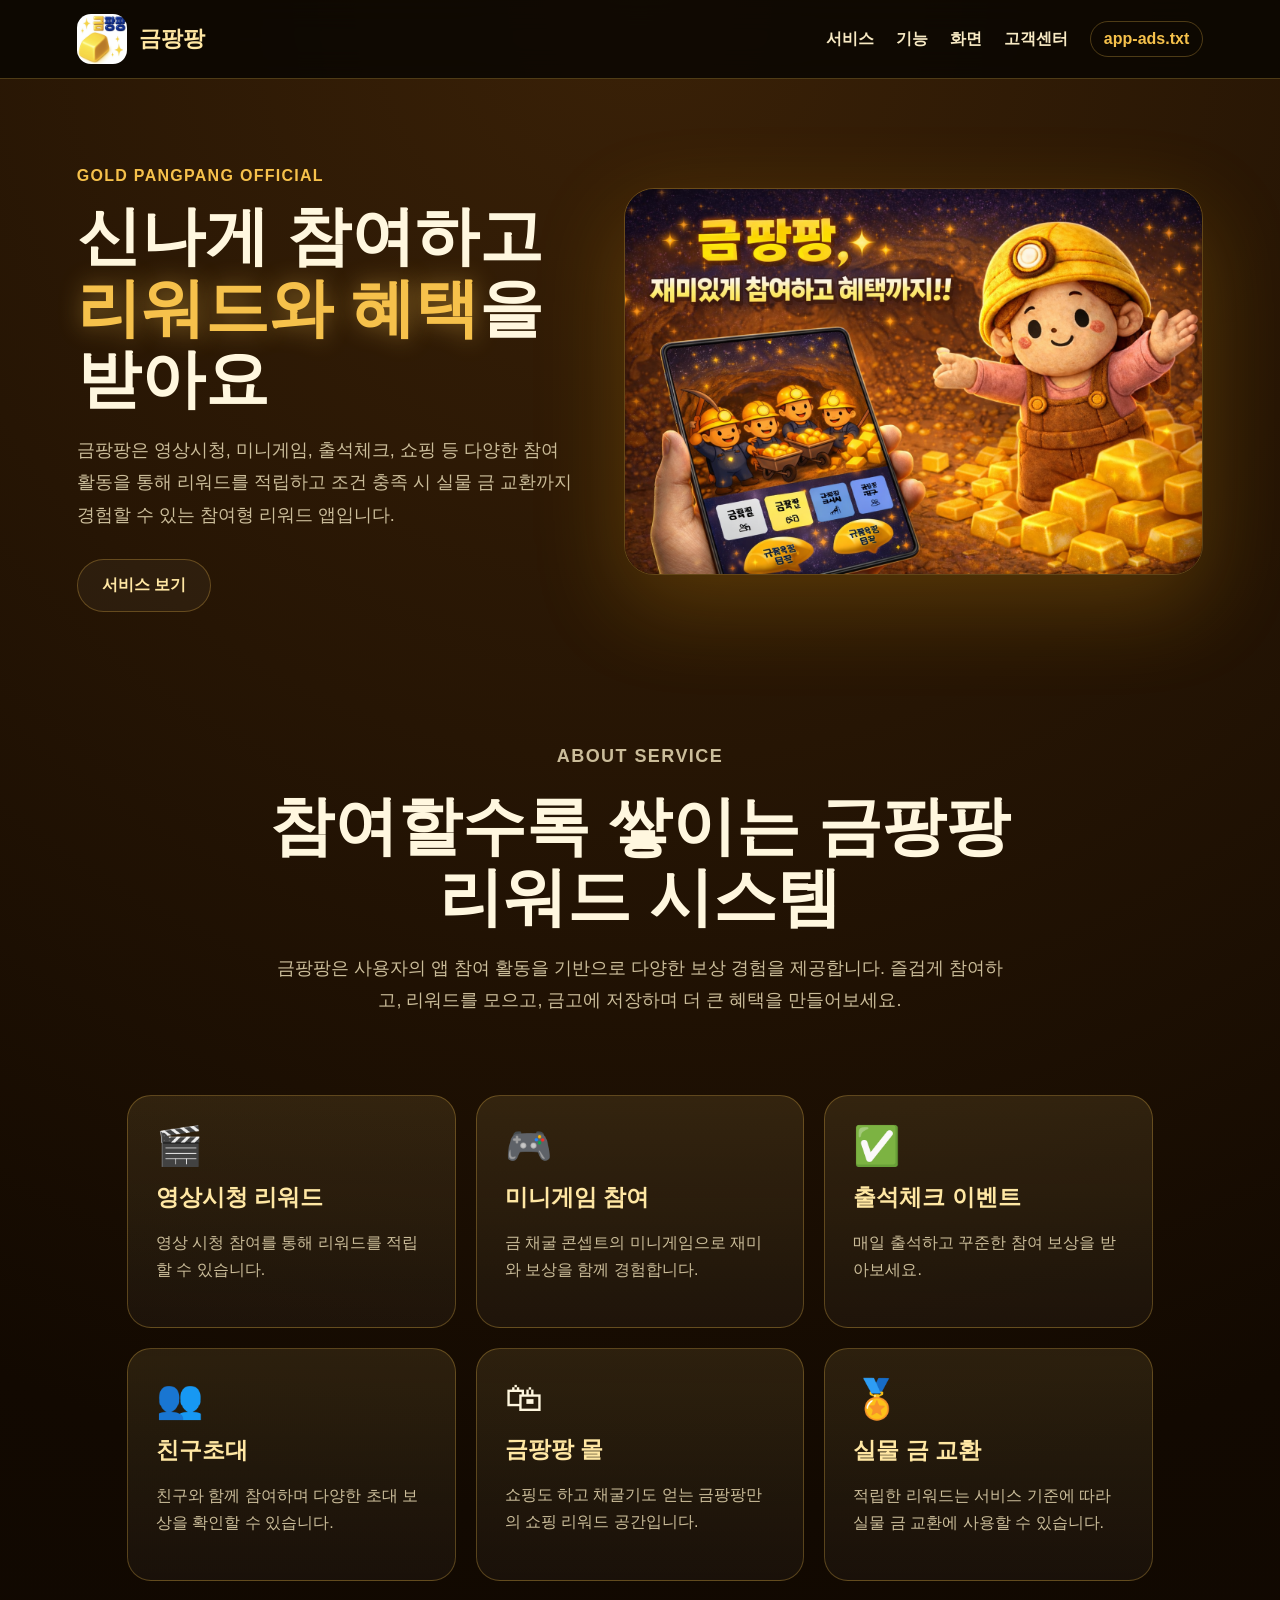
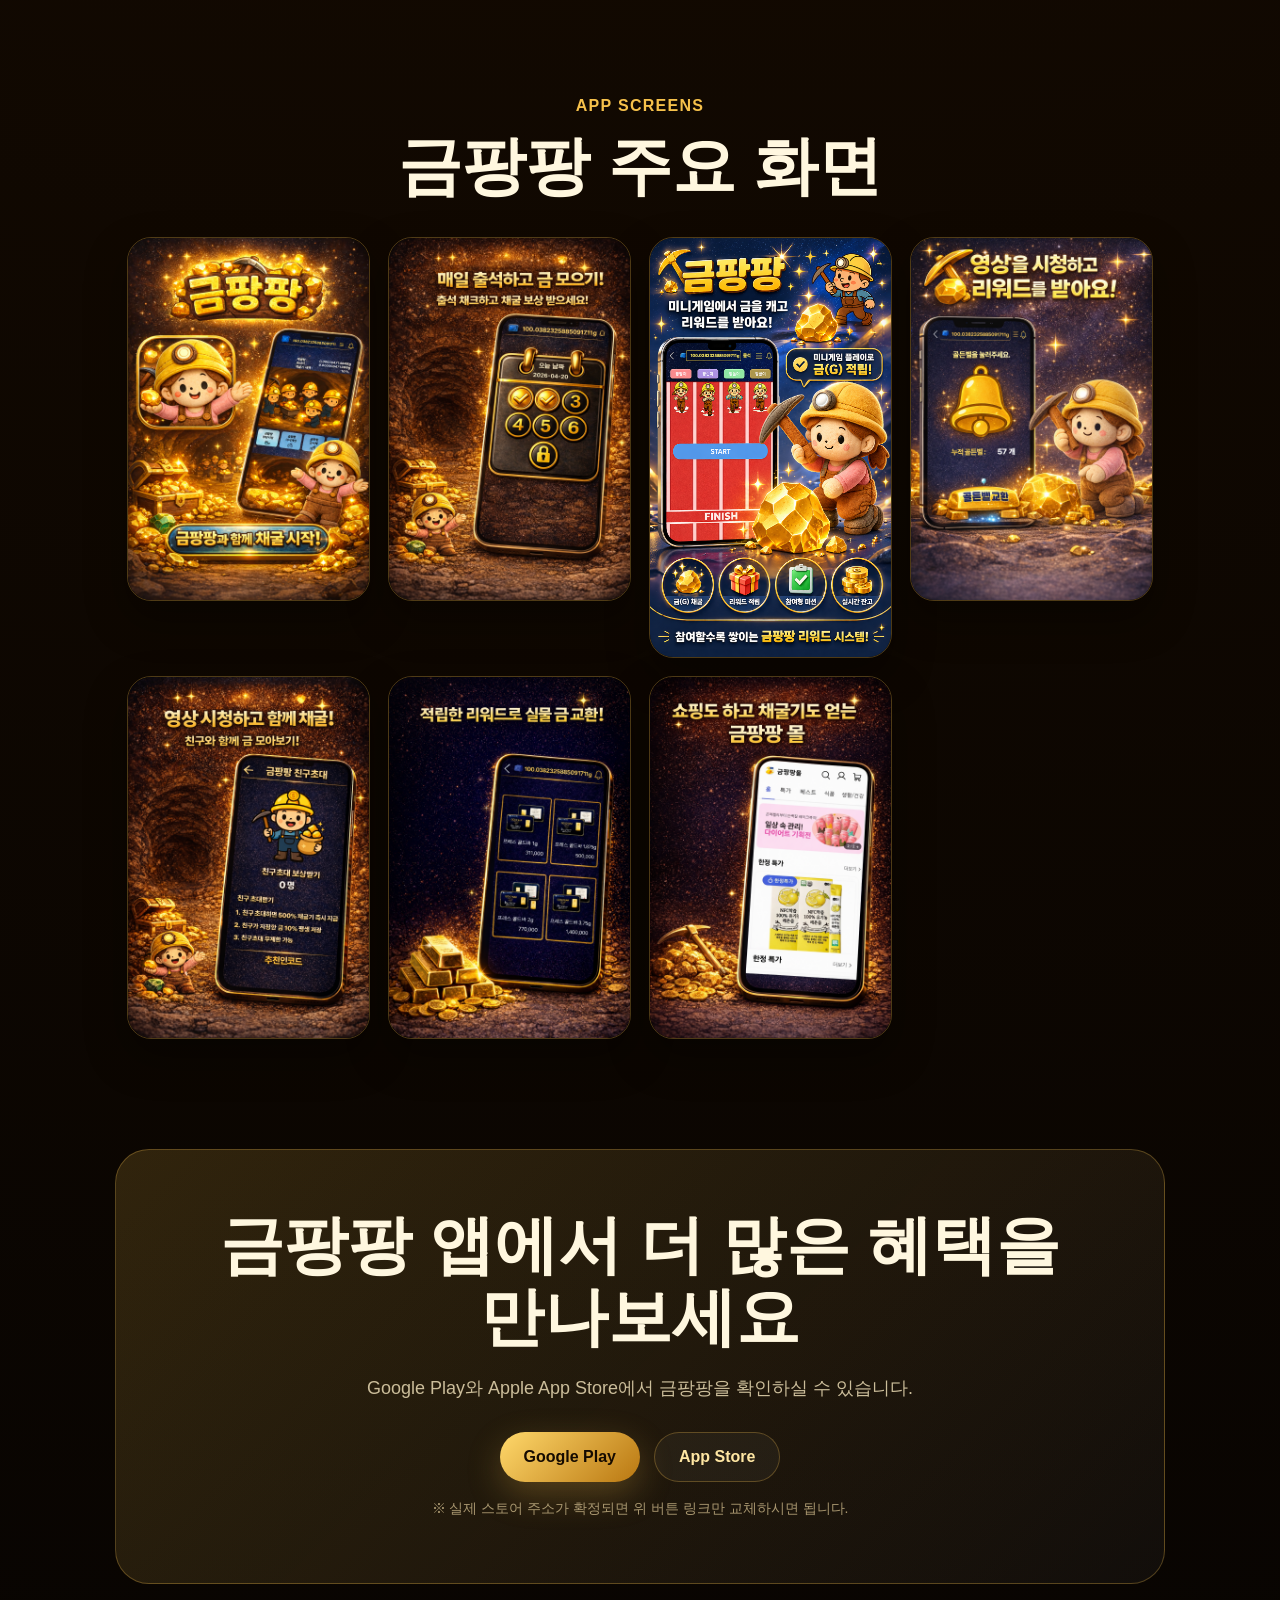
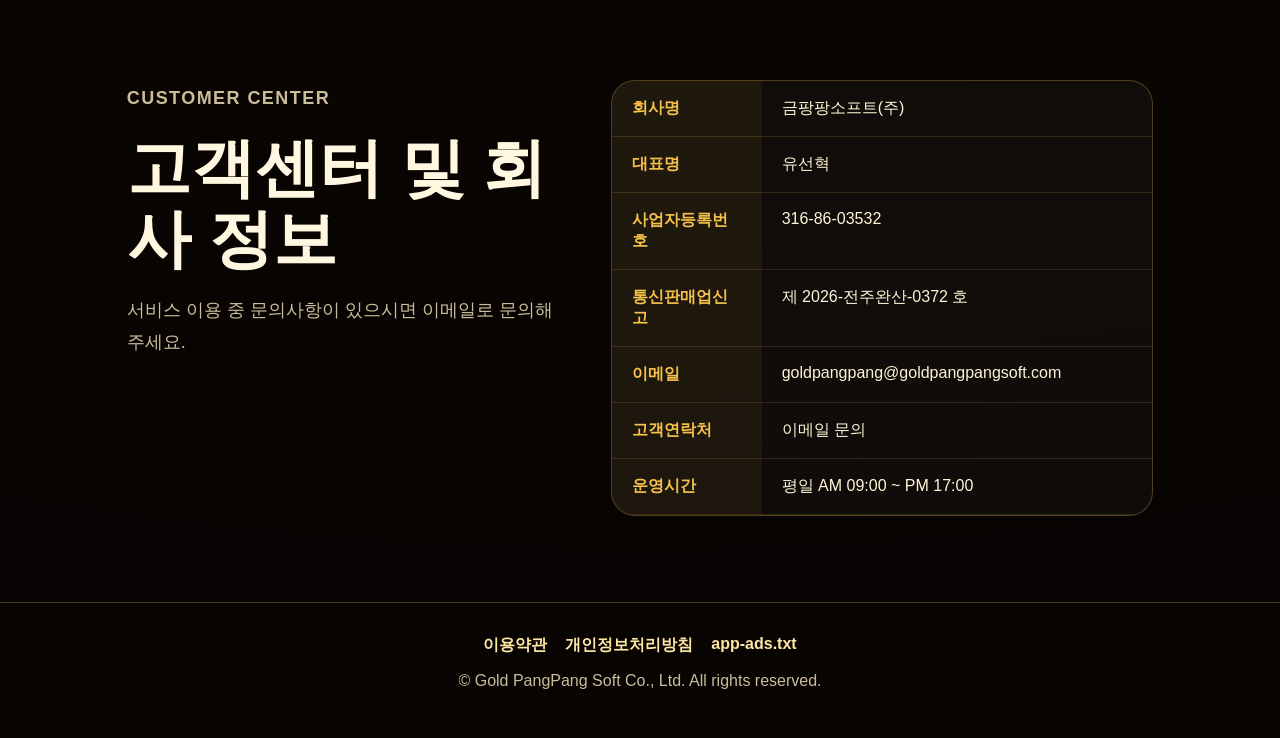
<file: index.html>
<!doctype html>
<html lang="ko">
<head>
  <meta charset="utf-8" />
  <meta name="viewport" content="width=device-width, initial-scale=1" />
  <title>금팡팡 공식 홈페이지 | 참여형 리워드 앱</title>
  <meta name="description" content="금팡팡은 영상시청, 미니게임, 출석체크, 쇼핑 등 다양한 참여 활동으로 리워드를 적립하고 실물 금 교환까지 경험할 수 있는 참여형 리워드 앱입니다." />
  <meta name="keywords" content="금팡팡, 금팡팡소프트, 리워드 앱, 금 리워드, 미니게임, 출석체크, 쇼핑 리워드" />
  <meta property="og:title" content="금팡팡 공식 홈페이지" />
  <meta property="og:description" content="재미있게 참여하고 혜택까지 받는 참여형 리워드 앱" />
  <meta property="og:image" content="images/main-banner.png" />
  <link rel="icon" href="images/logo.png" />
  <link rel="stylesheet" href="style.css?v=2">
</head>
<body>
  <header class="site-header">
    <a class="brand" href="#top" aria-label="금팡팡 홈"><img src="images/logo.png" alt="금팡팡 로고"><span>금팡팡</span></a>
    <nav>
      <a href="#service">서비스</a><a href="#features">기능</a><a href="#screens">화면</a><a href="#contact">고객센터</a>
      <a class="nav-pill" href="app-ads.txt">app-ads.txt</a>
    </nav>
  </header>

  <main id="top">
    <section class="hero">
      <div class="hero-text">
        <p class="eyebrow">Gold PangPang Official</p>
        <h1>신나게 참여하고<br><strong>리워드와 혜택</strong>을 받아요</h1>
        <p class="lead">금팡팡은 영상시청, 미니게임, 출석체크, 쇼핑 등 다양한 참여 활동을 통해 리워드를 적립하고 조건 충족 시 실물 금 교환까지 경험할 수 있는 참여형 리워드 앱입니다.</p>
        <div class="cta-row">
          <a class="btn secondary" href="#service">서비스 보기</a>
        </div>
      </div>
      <div class="hero-card"><img src="images/main-banner.png" alt="금팡팡 메인 배너 이미지"></div>
    </section>

    <section id="service" class="section intro">
      <p class="eyebrow">About Service</p>
      <h2>참여할수록 쌓이는 금팡팡 리워드 시스템</h2>
      <p>금팡팡은 사용자의 앱 참여 활동을 기반으로 다양한 보상 경험을 제공합니다. 즐겁게 참여하고, 리워드를 모으고, 금고에 저장하며 더 큰 혜택을 만들어보세요.</p>
    </section>

    <section id="features" class="feature-grid">
      <article><span>🎬</span><h3>영상시청 리워드</h3><p>영상 시청 참여를 통해 리워드를 적립할 수 있습니다.</p></article>
      <article><span>🎮</span><h3>미니게임 참여</h3><p>금 채굴 콘셉트의 미니게임으로 재미와 보상을 함께 경험합니다.</p></article>
      <article><span>✅</span><h3>출석체크 이벤트</h3><p>매일 출석하고 꾸준한 참여 보상을 받아보세요.</p></article>
      <article><span>👥</span><h3>친구초대</h3><p>친구와 함께 참여하며 다양한 초대 보상을 확인할 수 있습니다.</p></article>
      <article><span>🛍</span><h3>금팡팡 몰</h3><p>쇼핑도 하고 채굴기도 얻는 금팡팡만의 쇼핑 리워드 공간입니다.</p></article>
      <article><span>🏅</span><h3>실물 금 교환</h3><p>적립한 리워드는 서비스 기준에 따라 실물 금 교환에 사용할 수 있습니다.</p></article>
    </section>

    <section id="screens" class="section">
      <p class="eyebrow">App Screens</p>
      <h2>금팡팡 주요 화면</h2>
      <div class="screens">
        <img src="images/screen-main.png" alt="금팡팡 메인 화면">
        <img src="images/screen-attendance.png" alt="금팡팡 출석체크 화면">
        <img src="images/screen-game.png" alt="금팡팡 미니게임 화면">
        <img src="images/screen-video.png" alt="금팡팡 영상시청 화면">
        <img src="images/screen-invite.png" alt="금팡팡 친구초대 화면">
        <img src="images/screen-gold.png" alt="금팡팡 실물 금 교환 화면">
        <img src="images/screen-mall.png" alt="금팡팡 몰 화면">
      </div>
    </section>

    <section id="download" class="download-box">
      <h2>금팡팡 앱에서 더 많은 혜택을 만나보세요</h2>
      <p>Google Play와 Apple App Store에서 금팡팡을 확인하실 수 있습니다.</p>
      <div class="cta-row center">
        <a class="btn primary" href="https://goldpangpangsoft.com/goldpangpang.html?code=f02aff892021">Google Play</a>
        <a class="btn secondary" href="https://goldpangpangsoft.com/goldpangpang.html?code=f02aff892021">App Store</a>
      </div>
      <p class="small">※ 실제 스토어 주소가 확정되면 위 버튼 링크만 교체하시면 됩니다.</p>
    </section>

    <section id="contact" class="company">
      <div>
        <p class="eyebrow">Customer Center</p>
        <h2>고객센터 및 회사 정보</h2>
        <p>서비스 이용 중 문의사항이 있으시면 이메일로 문의해 주세요.</p>
      </div>
      <dl>
        <dt>회사명</dt><dd>금팡팡소프트(주)</dd>
        <dt>대표명</dt><dd>유선혁</dd>
        <dt>사업자등록번호</dt><dd>316-86-03532</dd>
        <dt>통신판매업신고</dt><dd>제  2026-전주완산-0372 호</dd>
        <dt>이메일</dt><dd><a href="mailto:goldpangpang@goldpangpangsoft.com">goldpangpang@goldpangpangsoft.com</a></dd>
        <dt>고객연락처</dt><dd>이메일 문의</dd>
        <dt>운영시간</dt><dd>평일 AM 09:00 ~ PM 17:00</dd>
      </dl>
    </section>
  </main>

  <footer>
    <div class="footer-links"><a href="terms_full_fixed.html">이용약관</a><a href="privacy_full_fixed.html">개인정보처리방침</a><a href="app-ads.txt">app-ads.txt</a></div>
    <p>© Gold PangPang Soft Co., Ltd. All rights reserved.</p>
  </footer>
</body>
</html>
</file>
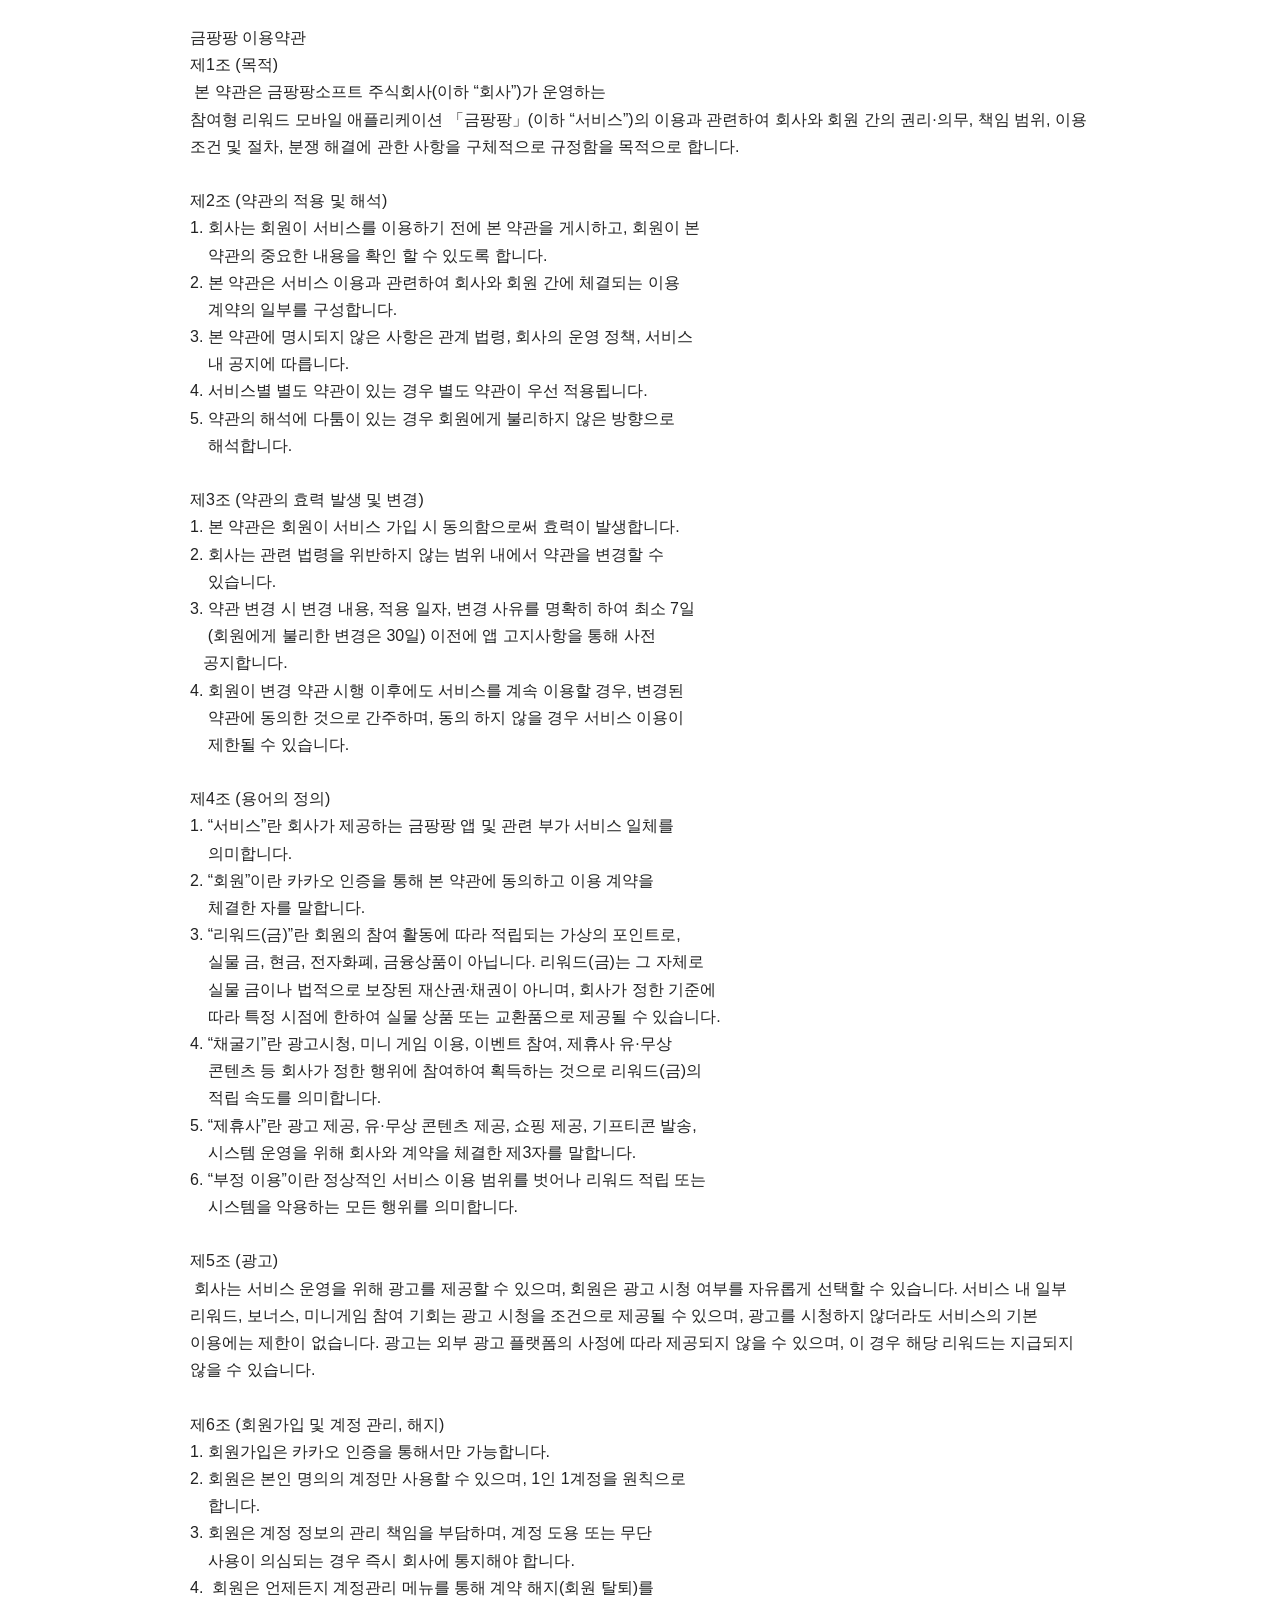
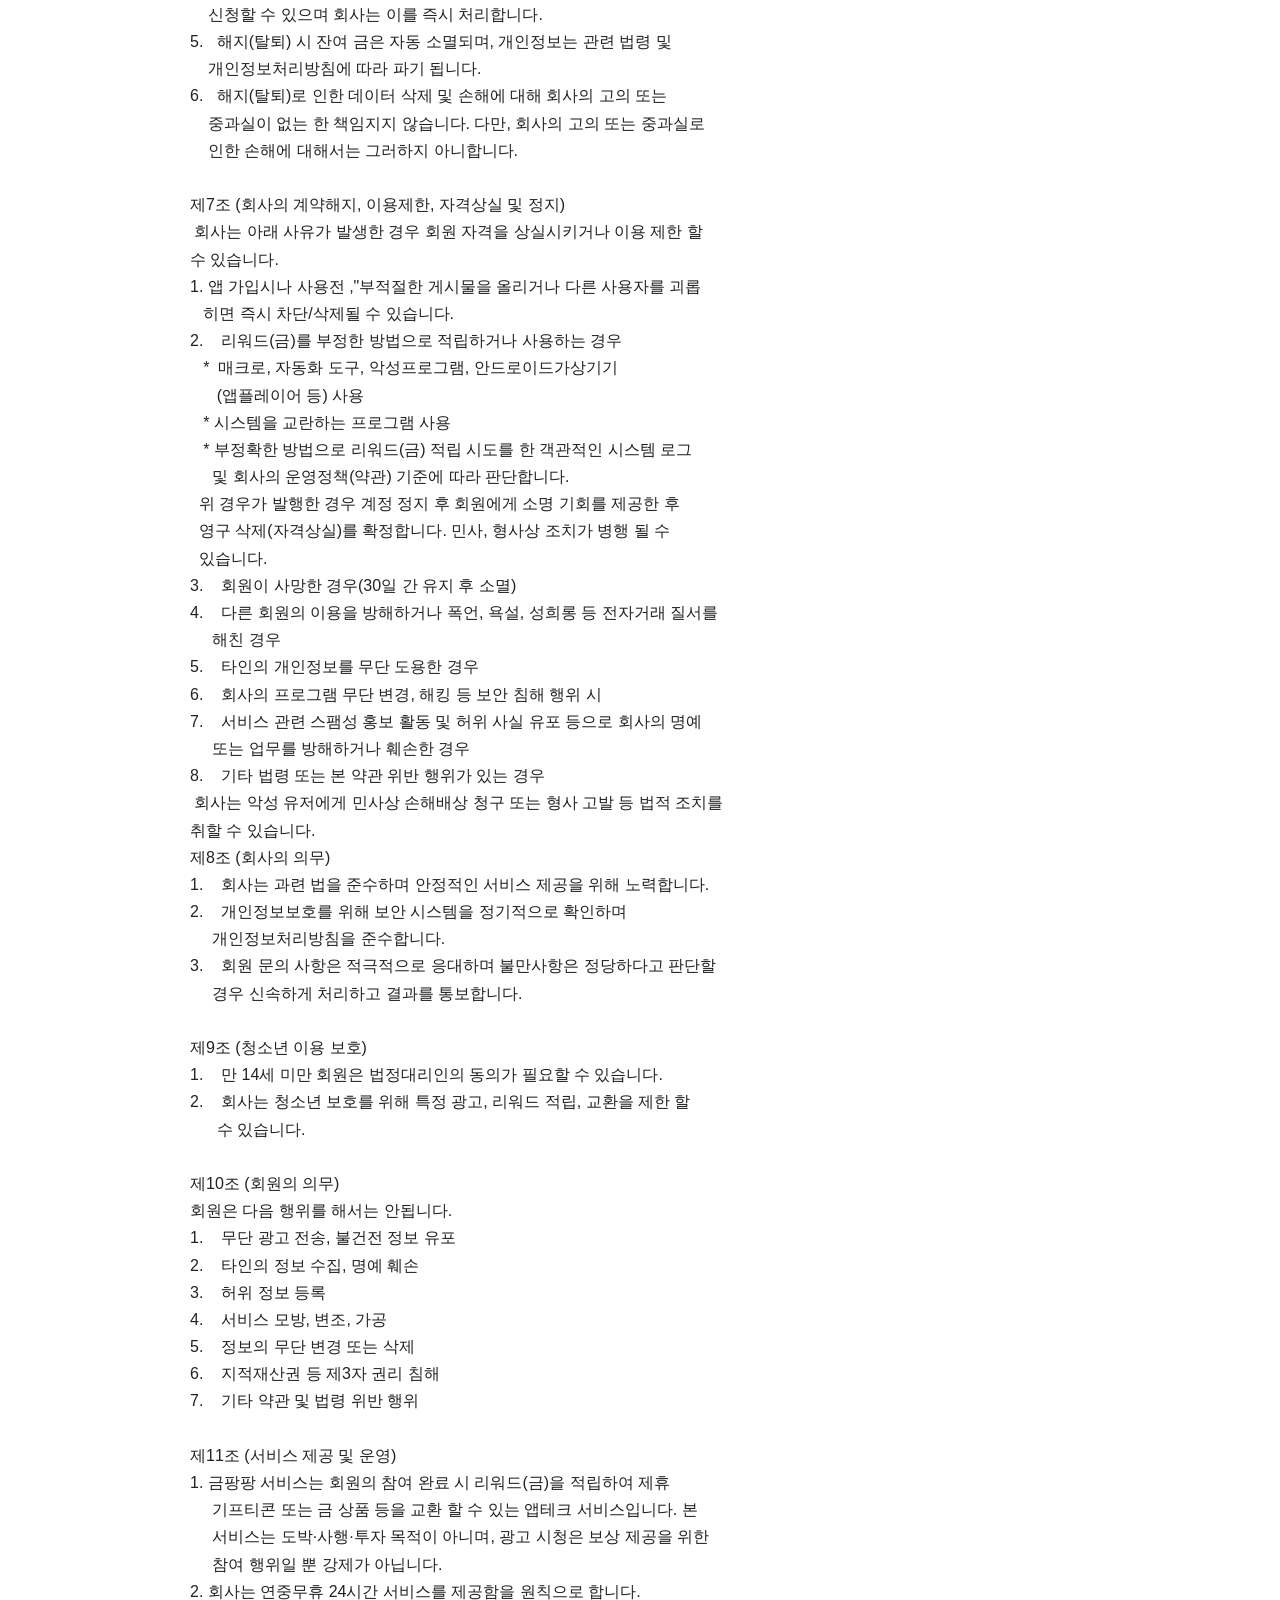
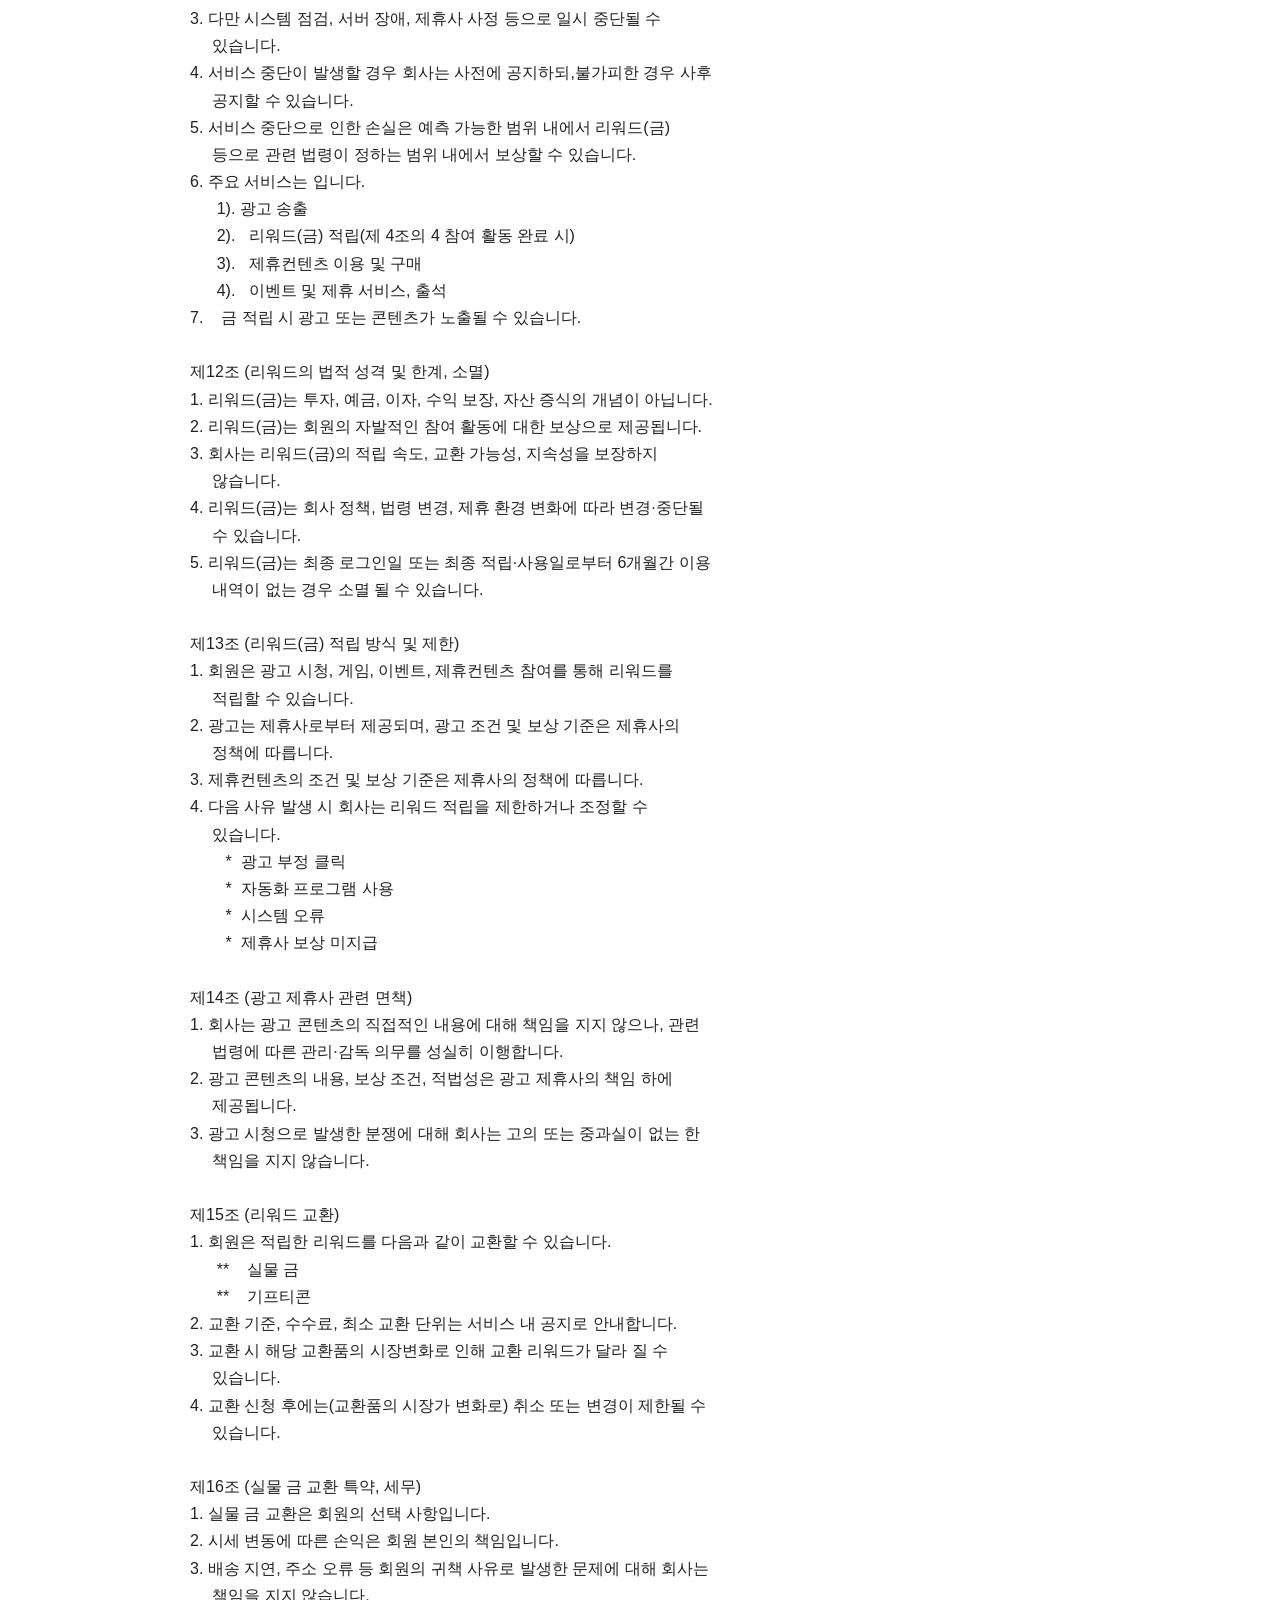
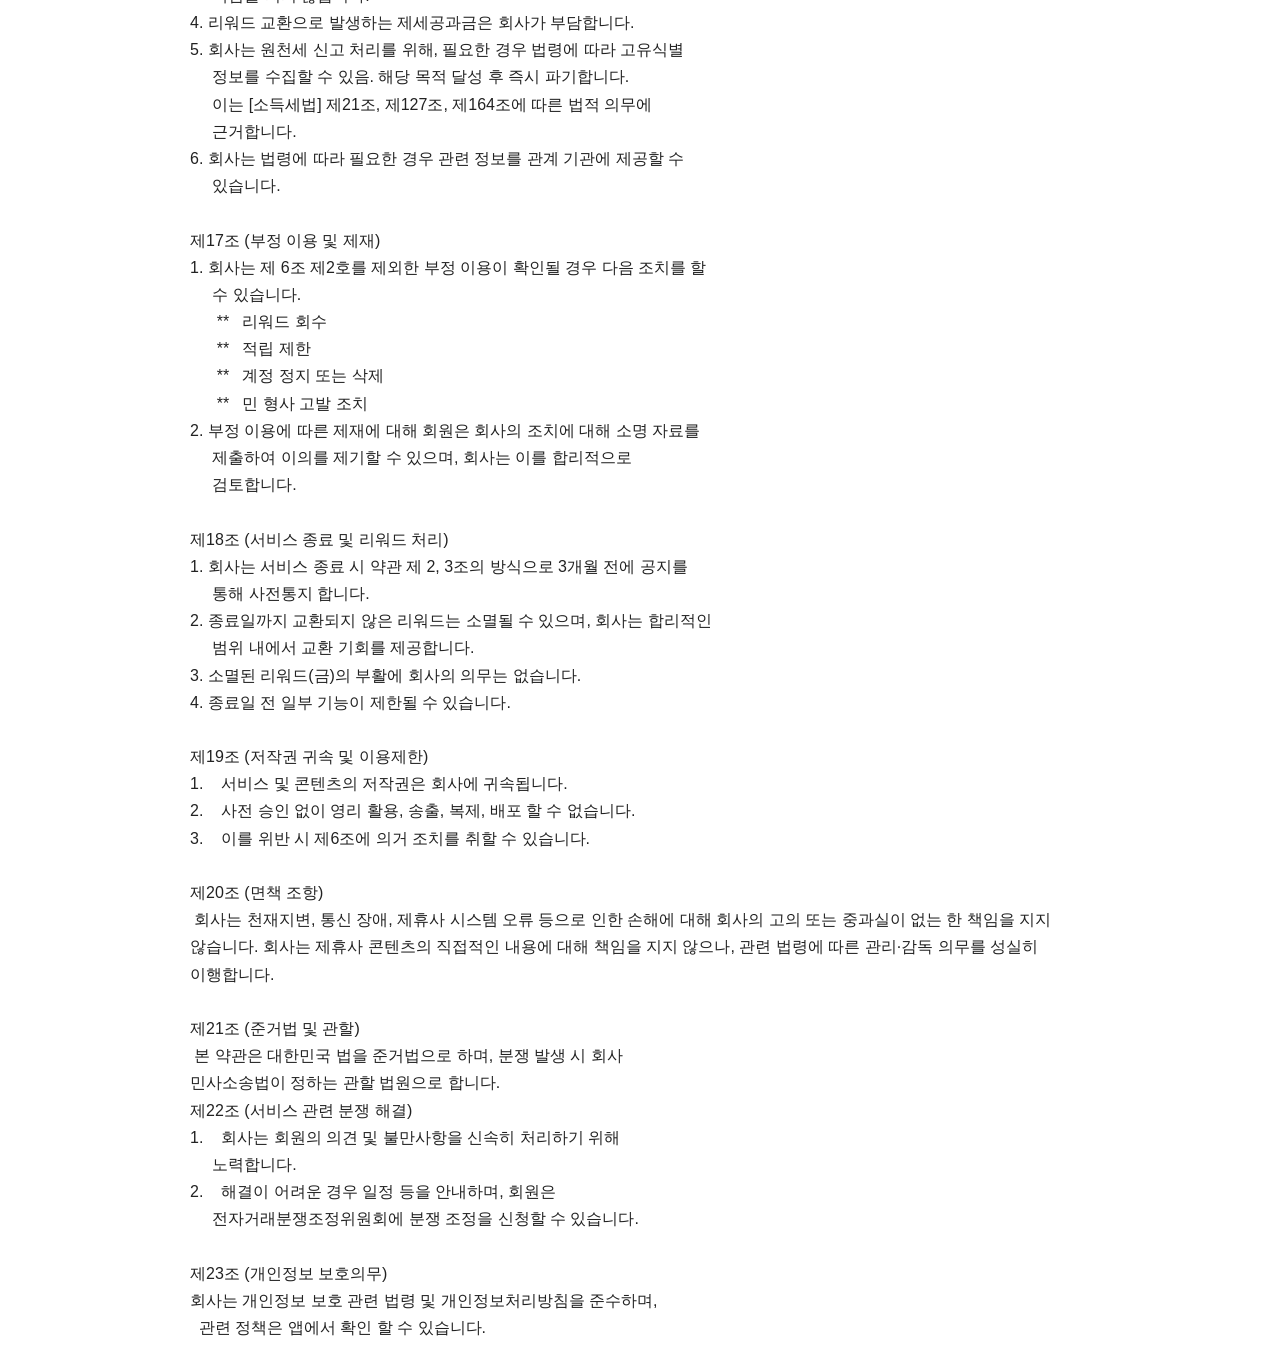
<file: Policy1.html>
<!DOCTYPE html>
<html lang="ko">
<head>
  <meta charset="UTF-8">
  <meta name="viewport" content="width=device-width, initial-scale=1.0">
  <title>금팡팡 이용약관</title>
  <style>
    body {
      margin: 0;
      padding: 24px;
      font-family: -apple-system, BlinkMacSystemFont, "Apple SD Gothic Neo", "Noto Sans KR", "Malgun Gothic", Arial, sans-serif;
      line-height: 1.7;
      color: #222;
      background: #fff;
    }
    .terms-container {
      max-width: 900px;
      margin: 0 auto;
      white-space: pre-wrap;
      word-break: keep-all;
      overflow-wrap: break-word;
      font-size: 16px;
    }
  </style>
</head>
<body>
  <main class="terms-container">금팡팡 이용약관
제1조 (목적)
 본 약관은 금팡팡소프트 주식회사(이하 “회사”)가 운영하는
참여형 리워드 모바일 애플리케이션 「금팡팡」(이하 “서비스”)의 이용과 관련하여 회사와 회원 간의 권리·의무, 책임 범위, 이용 조건 및 절차, 분쟁 해결에 관한 사항을 구체적으로 규정함을 목적으로 합니다.

제2조 (약관의 적용 및 해석)
1. 회사는 회원이 서비스를 이용하기 전에 본 약관을 게시하고, 회원이 본
    약관의 중요한 내용을 확인 할 수 있도록 합니다.
2. 본 약관은 서비스 이용과 관련하여 회사와 회원 간에 체결되는 이용
    계약의 일부를 구성합니다.
3. 본 약관에 명시되지 않은 사항은 관계 법령, 회사의 운영 정책, 서비스
    내 공지에 따릅니다.
4. 서비스별 별도 약관이 있는 경우 별도 약관이 우선 적용됩니다.
5. 약관의 해석에 다툼이 있는 경우 회원에게 불리하지 않은 방향으로
    해석합니다.
 
제3조 (약관의 효력 발생 및 변경)
1. 본 약관은 회원이 서비스 가입 시 동의함으로써 효력이 발생합니다.
2. 회사는 관련 법령을 위반하지 않는 범위 내에서 약관을 변경할 수
    있습니다.
3. 약관 변경 시 변경 내용, 적용 일자, 변경 사유를 명확히 하여 최소 7일
    (회원에게 불리한 변경은 30일) 이전에 앱 고지사항을 통해 사전
   공지합니다.
4. 회원이 변경 약관 시행 이후에도 서비스를 계속 이용할 경우, 변경된
    약관에 동의한 것으로 간주하며, 동의 하지 않을 경우 서비스 이용이
    제한될 수 있습니다.
 
제4조 (용어의 정의)
1. “서비스”란 회사가 제공하는 금팡팡 앱 및 관련 부가 서비스 일체를
    의미합니다.
2. “회원”이란 카카오 인증을 통해 본 약관에 동의하고 이용 계약을
    체결한 자를 말합니다.
3. “리워드(금)”란 회원의 참여 활동에 따라 적립되는 가상의 포인트로, 
    실물 금, 현금, 전자화폐, 금융상품이 아닙니다. 리워드(금)는 그 자체로
    실물 금이나 법적으로 보장된 재산권·채권이 아니며, 회사가 정한 기준에
    따라 특정 시점에 한하여 실물 상품 또는 교환품으로 제공될 수 있습니다.
4. “채굴기”란 광고시청, 미니 게임 이용, 이벤트 참여, 제휴사 유·무상
    콘텐츠 등 회사가 정한 행위에 참여하여 획득하는 것으로 리워드(금)의
    적립 속도를 의미합니다.
5. “제휴사”란 광고 제공, 유·무상 콘텐츠 제공, 쇼핑 제공, 기프티콘 발송,
    시스템 운영을 위해 회사와 계약을 체결한 제3자를 말합니다.
6. “부정 이용”이란 정상적인 서비스 이용 범위를 벗어나 리워드 적립 또는
    시스템을 악용하는 모든 행위를 의미합니다.
 
제5조 (광고)
 회사는 서비스 운영을 위해 광고를 제공할 수 있으며, 회원은 광고 시청 여부를 자유롭게 선택할 수 있습니다. 서비스 내 일부 리워드, 보너스, 미니게임 참여 기회는 광고 시청을 조건으로 제공될 수 있으며, 광고를 시청하지 않더라도 서비스의 기본 이용에는 제한이 없습니다. 광고는 외부 광고 플랫폼의 사정에 따라 제공되지 않을 수 있으며, 이 경우 해당 리워드는 지급되지 않을 수 있습니다.
 
제6조 (회원가입 및 계정 관리, 해지)
1. 회원가입은 카카오 인증을 통해서만 가능합니다.
2. 회원은 본인 명의의 계정만 사용할 수 있으며, 1인 1계정을 원칙으로
    합니다.
3. 회원은 계정 정보의 관리 책임을 부담하며, 계정 도용 또는 무단
    사용이 의심되는 경우 즉시 회사에 통지해야 합니다.
4.  회원은 언제든지 계정관리 메뉴를 통해 계약 해지(회원 탈퇴)를
    신청할 수 있으며 회사는 이를 즉시 처리합니다.
5.   해지(탈퇴) 시 잔여 금은 자동 소멸되며, 개인정보는 관련 법령 및
    개인정보처리방침에 따라 파기 됩니다.
6.   해지(탈퇴)로 인한 데이터 삭제 및 손해에 대해 회사의 고의 또는
    중과실이 없는 한 책임지지 않습니다. 다만, 회사의 고의 또는 중과실로
    인한 손해에 대해서는 그러하지 아니합니다.
 
제7조 (회사의 계약해지, 이용제한, 자격상실 및 정지)
 회사는 아래 사유가 발생한 경우 회원 자격을 상실시키거나 이용 제한 할
수 있습니다.
1. ﻿앱 가입시나 사용전 ,"부적절한 게시물을 올리거나 다른 사용자를 괴롭
   히면 즉시 차단/삭제될 수 있습니다.
2.    리워드(금)를 부정한 방법으로 적립하거나 사용하는 경우
   *  매크로, 자동화 도구, 악성프로그램, 안드로이드가상기기
      (앱플레이어 등) 사용
   * 시스템을 교란하는 프로그램 사용
   * 부정확한 방법으로 리워드(금) 적립 시도를 한 객관적인 시스템 로그
     및 회사의 운영정책(약관) 기준에 따라 판단합니다.
  위 경우가 발행한 경우 계정 정지 후 회원에게 소명 기회를 제공한 후
  영구 삭제(자격상실)를 확정합니다. 민사, 형사상 조치가 병행 될 수
  있습니다.
3.    회원이 사망한 경우(30일 간 유지 후 소멸)
4.    다른 회원의 이용을 방해하거나 폭언, 욕설, 성희롱 등 전자거래 질서를
     해친 경우
5.    타인의 개인정보를 무단 도용한 경우
6.    회사의 프로그램 무단 변경, 해킹 등 보안 침해 행위 시
7.    서비스 관련 스팸성 홍보 활동 및 허위 사실 유포 등으로 회사의 명예
     또는 업무를 방해하거나 훼손한 경우
8.    기타 법령 또는 본 약관 위반 행위가 있는 경우
 회사는 악성 유저에게 민사상 손해배상 청구 또는 형사 고발 등 법적 조치를
취할 수 있습니다.
제8조 (회사의 의무)
1.    회사는 과련 법을 준수하며 안정적인 서비스 제공을 위해 노력합니다.
2.    개인정보보호를 위해 보안 시스템을 정기적으로 확인하며
     개인정보처리방침을 준수합니다.
3.    회원 문의 사항은 적극적으로 응대하며 불만사항은 정당하다고 판단할
     경우 신속하게 처리하고 결과를 통보합니다.
 
제9조 (청소년 이용 보호)
1.    만 14세 미만 회원은 법정대리인의 동의가 필요할 수 있습니다.
2.    회사는 청소년 보호를 위해 특정 광고, 리워드 적립, 교환을 제한 할
      수 있습니다.
 
제10조 (회원의 의무)
회원은 다음 행위를 해서는 안됩니다.
1.    무단 광고 전송, 불건전 정보 유포
2.    타인의 정보 수집, 명예 훼손
3.    허위 정보 등록
4.    서비스 모방, 변조, 가공
5.    정보의 무단 변경 또는 삭제
6.    지적재산권 등 제3자 권리 침해
7.    기타 약관 및 법령 위반 행위
 
제11조 (서비스 제공 및 운영)
1. 금팡팡 서비스는 회원의 참여 완료 시 리워드(금)을 적립하여 제휴
     기프티콘 또는 금 상품 등을 교환 할 수 있는 앱테크 서비스입니다. 본
     서비스는 도박·사행·투자 목적이 아니며, 광고 시청은 보상 제공을 위한
     참여 행위일 뿐 강제가 아닙니다.
2. 회사는 연중무휴 24시간 서비스를 제공함을 원칙으로 합니다.
3. 다만 시스템 점검, 서버 장애, 제휴사 사정 등으로 일시 중단될 수
     있습니다.
4. 서비스 중단이 발생할 경우 회사는 사전에 공지하되,불가피한 경우 사후
     공지할 수 있습니다.
5. 서비스 중단으로 인한 손실은 예측 가능한 범위 내에서 리워드(금)
     등으로 관련 법령이 정하는 범위 내에서 보상할 수 있습니다.
6. 주요 서비스는 입니다.
      1). 광고 송출
      2).   리워드(금) 적립(제 4조의 4 참여 활동 완료 시)
      3).   제휴컨텐츠 이용 및 구매
      4).   이벤트 및 제휴 서비스, 출석
7.    금 적립 시 광고 또는 콘텐츠가 노출될 수 있습니다.
 
제12조 (리워드의 법적 성격 및 한계, 소멸)
1. 리워드(금)는 투자, 예금, 이자, 수익 보장, 자산 증식의 개념이 아닙니다.
2. 리워드(금)는 회원의 자발적인 참여 활동에 대한 보상으로 제공됩니다.
3. 회사는 리워드(금)의 적립 속도, 교환 가능성, 지속성을 보장하지
     않습니다.
4. 리워드(금)는 회사 정책, 법령 변경, 제휴 환경 변화에 따라 변경·중단될
     수 있습니다.
5. 리워드(금)는 최종 로그인일 또는 최종 적립·사용일로부터 6개월간 이용
     내역이 없는 경우 소멸 될 수 있습니다.
 
제13조 (리워드(금) 적립 방식 및 제한)
1. 회원은 광고 시청, 게임, 이벤트, 제휴컨텐츠 참여를 통해 리워드를
     적립할 수 있습니다.
2. 광고는 제휴사로부터 제공되며, 광고 조건 및 보상 기준은 제휴사의
     정책에 따릅니다.
3. 제휴컨텐츠의 조건 및 보상 기준은 제휴사의 정책에 따릅니다.
4. 다음 사유 발생 시 회사는 리워드 적립을 제한하거나 조정할 수
     있습니다.
        *  광고 부정 클릭
        *  자동화 프로그램 사용
        *  시스템 오류
        *  제휴사 보상 미지급
 
제14조 (광고 제휴사 관련 면책)
1. 회사는 광고 콘텐츠의 직접적인 내용에 대해 책임을 지지 않으나, 관련
     법령에 따른 관리·감독 의무를 성실히 이행합니다.
2. 광고 콘텐츠의 내용, 보상 조건, 적법성은 광고 제휴사의 책임 하에
     제공됩니다.
3. 광고 시청으로 발생한 분쟁에 대해 회사는 고의 또는 중과실이 없는 한
     책임을 지지 않습니다.
 
제15조 (리워드 교환)
1. 회원은 적립한 리워드를 다음과 같이 교환할 수 있습니다.
      **    실물 금
      **    기프티콘
2. 교환 기준, 수수료, 최소 교환 단위는 서비스 내 공지로 안내합니다.
3. 교환 시 해당 교환품의 시장변화로 인해 교환 리워드가 달라 질 수
     있습니다.
4. 교환 신청 후에는(교환품의 시장가 변화로) 취소 또는 변경이 제한될 수
     있습니다.
 
제16조 (실물 금 교환 특약, 세무)
1. 실물 금 교환은 회원의 선택 사항입니다.
2. 시세 변동에 따른 손익은 회원 본인의 책임입니다.
3. 배송 지연, 주소 오류 등 회원의 귀책 사유로 발생한 문제에 대해 회사는
     책임을 지지 않습니다.
4. 리워드 교환으로 발생하는 제세공과금은 회사가 부담합니다.
5. 회사는 원천세 신고 처리를 위해, 필요한 경우 법령에 따라 고유식별
     정보를 수집할 수 있음. 해당 목적 달성 후 즉시 파기합니다.
     이는 [소득세법] 제21조, 제127조, 제164조에 따른 법적 의무에
     근거합니다.
6. 회사는 법령에 따라 필요한 경우 관련 정보를 관계 기관에 제공할 수
     있습니다.
 
제17조 (부정 이용 및 제재)
1. 회사는 제 6조 제2호를 제외한 부정 이용이 확인될 경우 다음 조치를 할
     수 있습니다.
      **   리워드 회수
      **   적립 제한
      **   계정 정지 또는 삭제
      **   민 형사 고발 조치
2. 부정 이용에 따른 제재에 대해 회원은 회사의 조치에 대해 소명 자료를
     제출하여 이의를 제기할 수 있으며, 회사는 이를 합리적으로
     검토합니다.
 
제18조 (서비스 종료 및 리워드 처리)
1. 회사는 서비스 종료 시 약관 제 2, 3조의 방식으로 3개월 전에 공지를
     통해 사전통지 합니다.
2. 종료일까지 교환되지 않은 리워드는 소멸될 수 있으며, 회사는 합리적인
     범위 내에서 교환 기회를 제공합니다.
3. 소멸된 리워드(금)의 부활에 회사의 의무는 없습니다.
4. 종료일 전 일부 기능이 제한될 수 있습니다.
 
제19조 (저작권 귀속 및 이용제한)
1.    서비스 및 콘텐츠의 저작권은 회사에 귀속됩니다.
2.    사전 승인 없이 영리 활용, 송출, 복제, 배포 할 수 없습니다.
3.    이를 위반 시 제6조에 의거 조치를 취할 수 있습니다.
 
제20조 (면책 조항)
 회사는 천재지변, 통신 장애, 제휴사 시스템 오류 등으로 인한 손해에 대해 회사의 고의 또는 중과실이 없는 한 책임을 지지 않습니다. 회사는 제휴사 콘텐츠의 직접적인 내용에 대해 책임을 지지 않으나, 관련 법령에 따른 관리·감독 의무를 성실히 이행합니다.
 
제21조 (준거법 및 관할)
 본 약관은 대한민국 법을 준거법으로 하며, 분쟁 발생 시 회사
민사소송법이 정하는 관할 법원으로 합니다.
제22조 (서비스 관련 분쟁 해결)
1.    회사는 회원의 의견 및 불만사항을 신속히 처리하기 위해
     노력합니다.
2.    해결이 어려운 경우 일정 등을 안내하며, 회원은
     전자거래분쟁조정위원회에 분쟁 조정을 신청할 수 있습니다.
 
제23조 (개인정보 보호의무)
회사는 개인정보 보호 관련 법령 및 개인정보처리방침을 준수하며,
  관련 정책은 앱에서 확인 할 수 있습니다. </main>
</body>
</html>
</file>
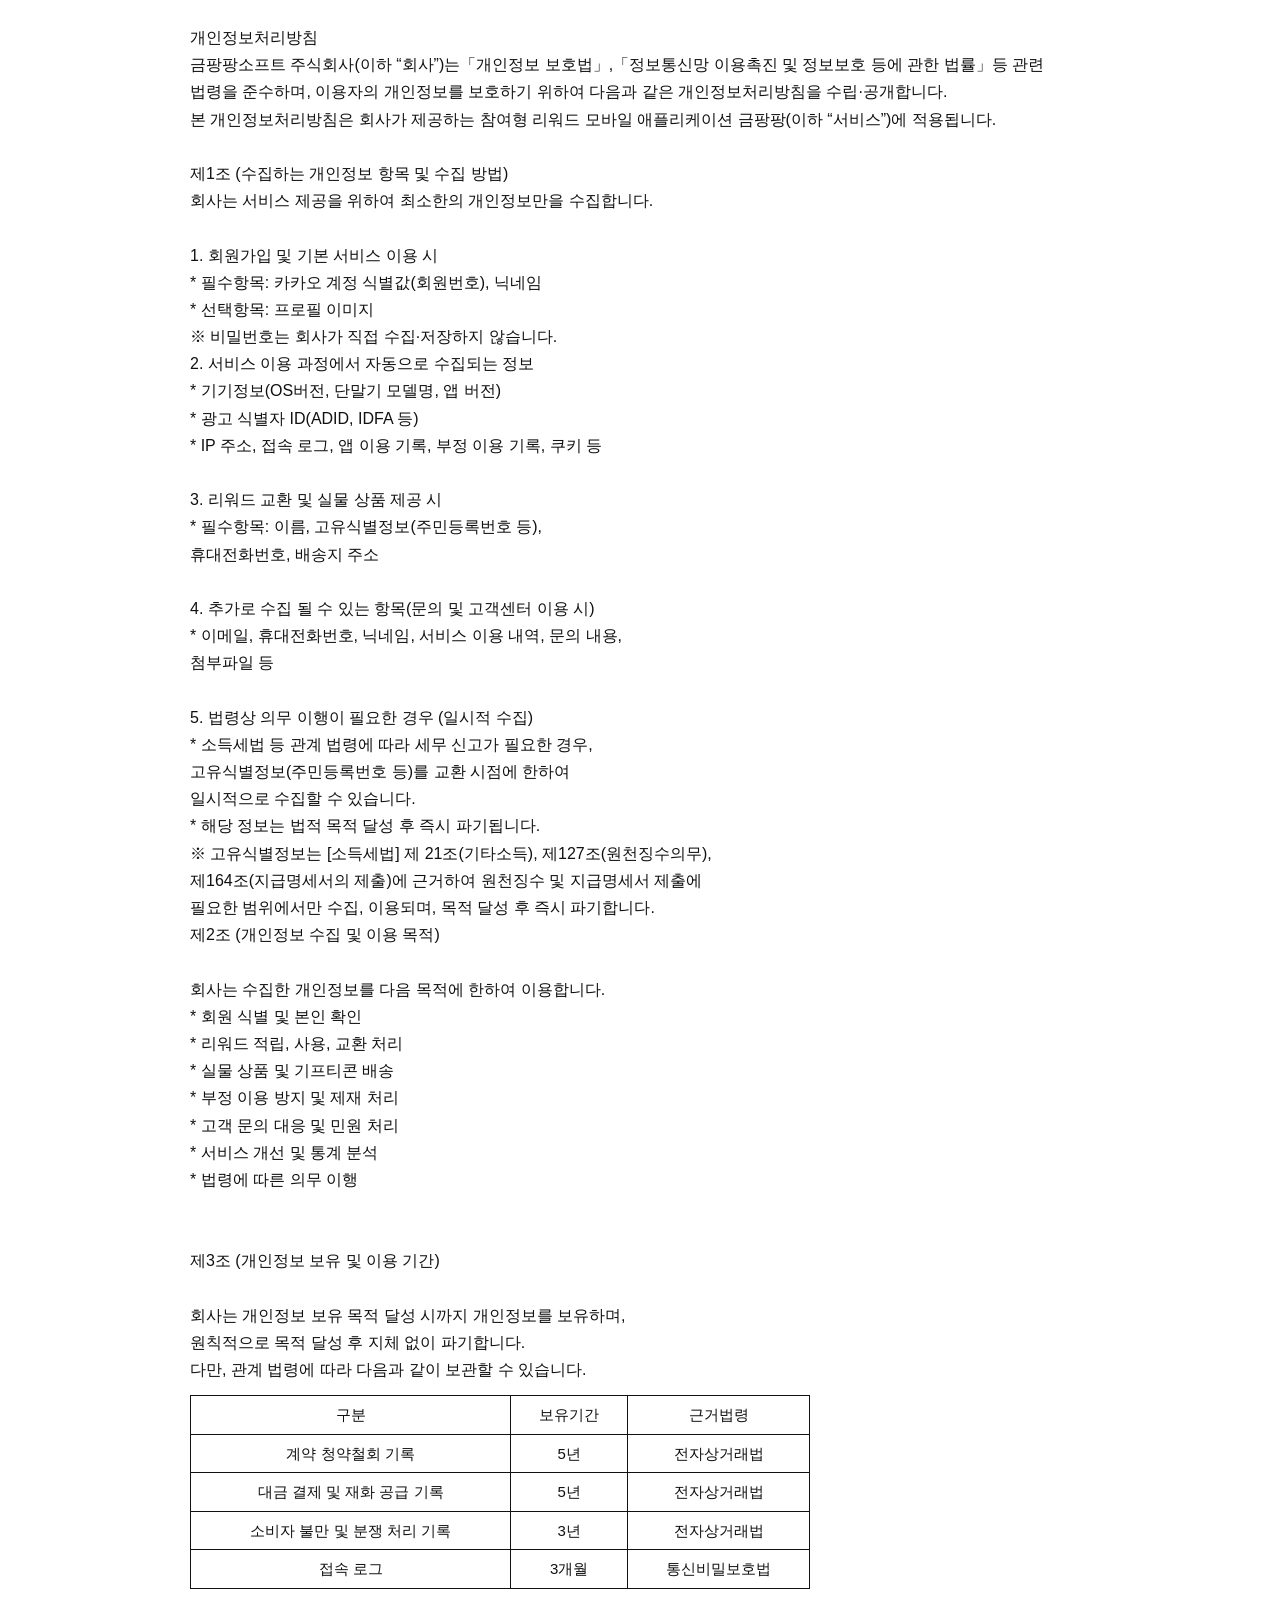
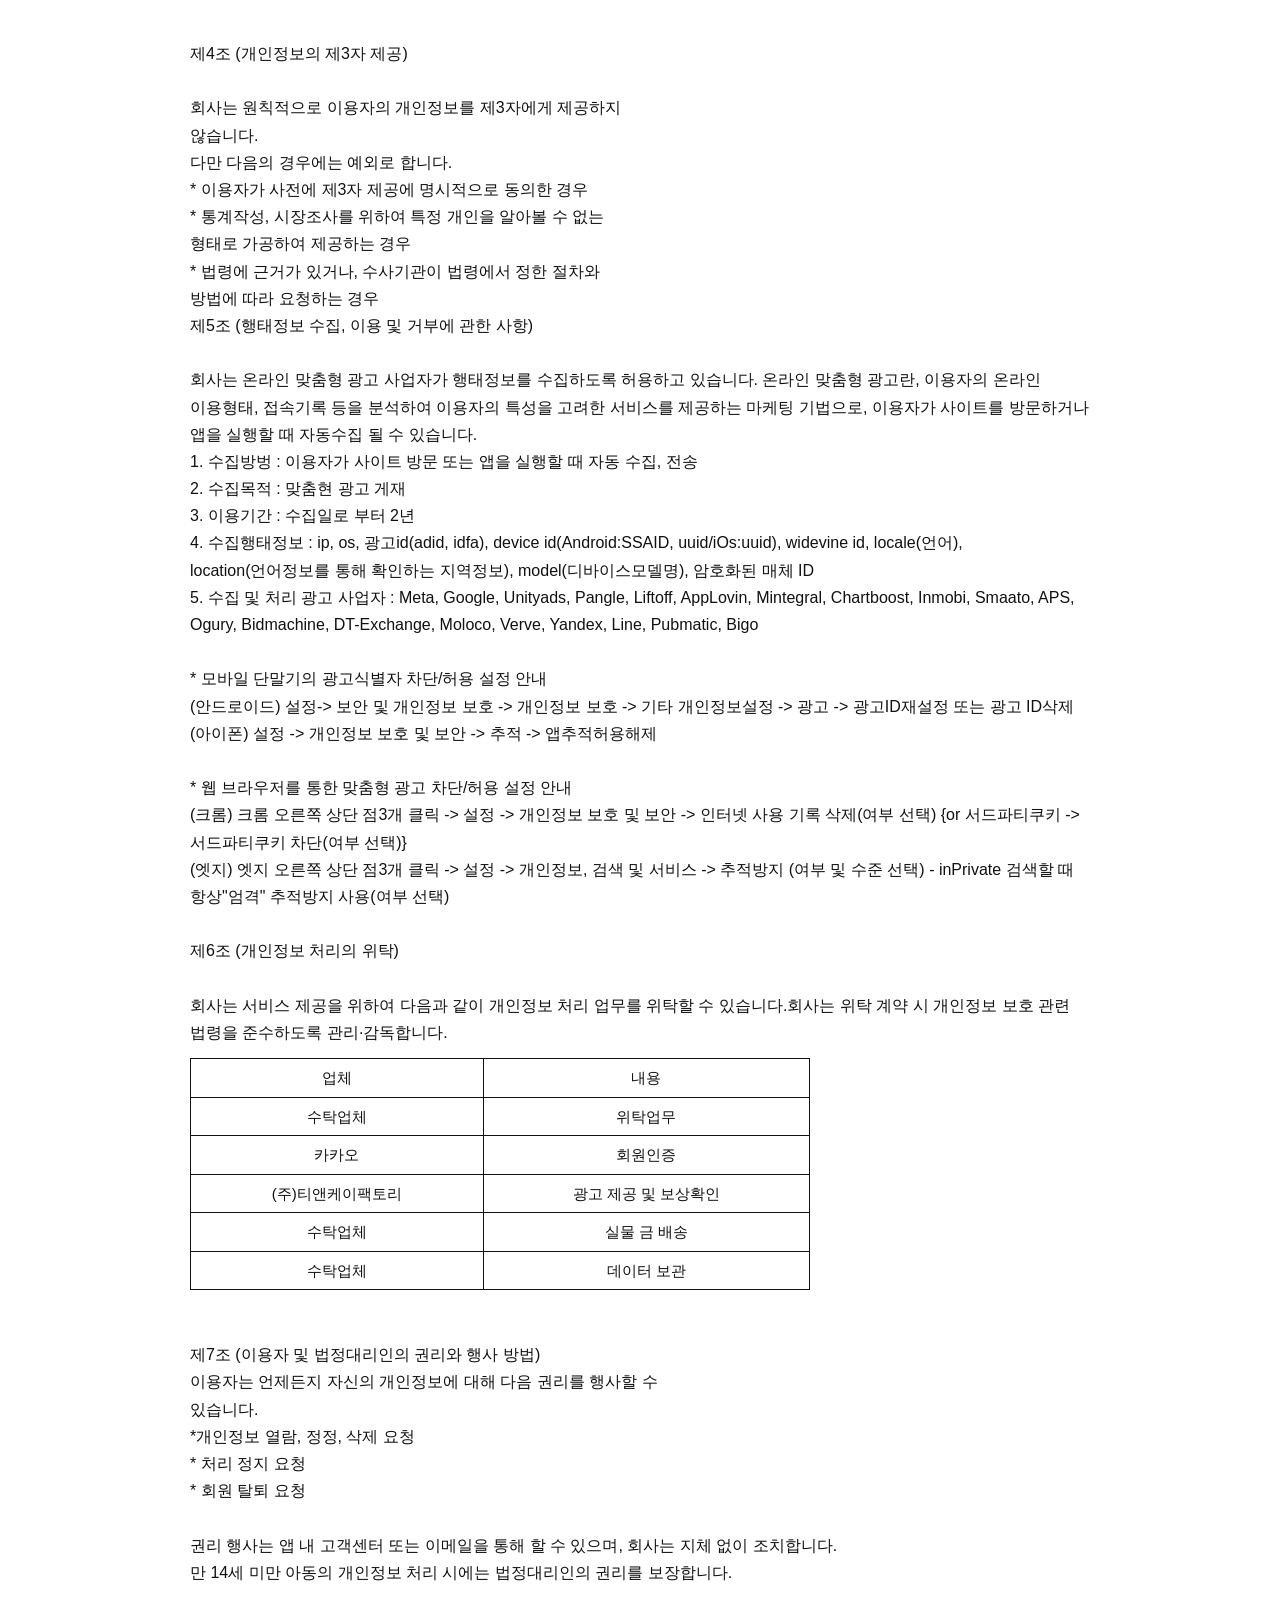
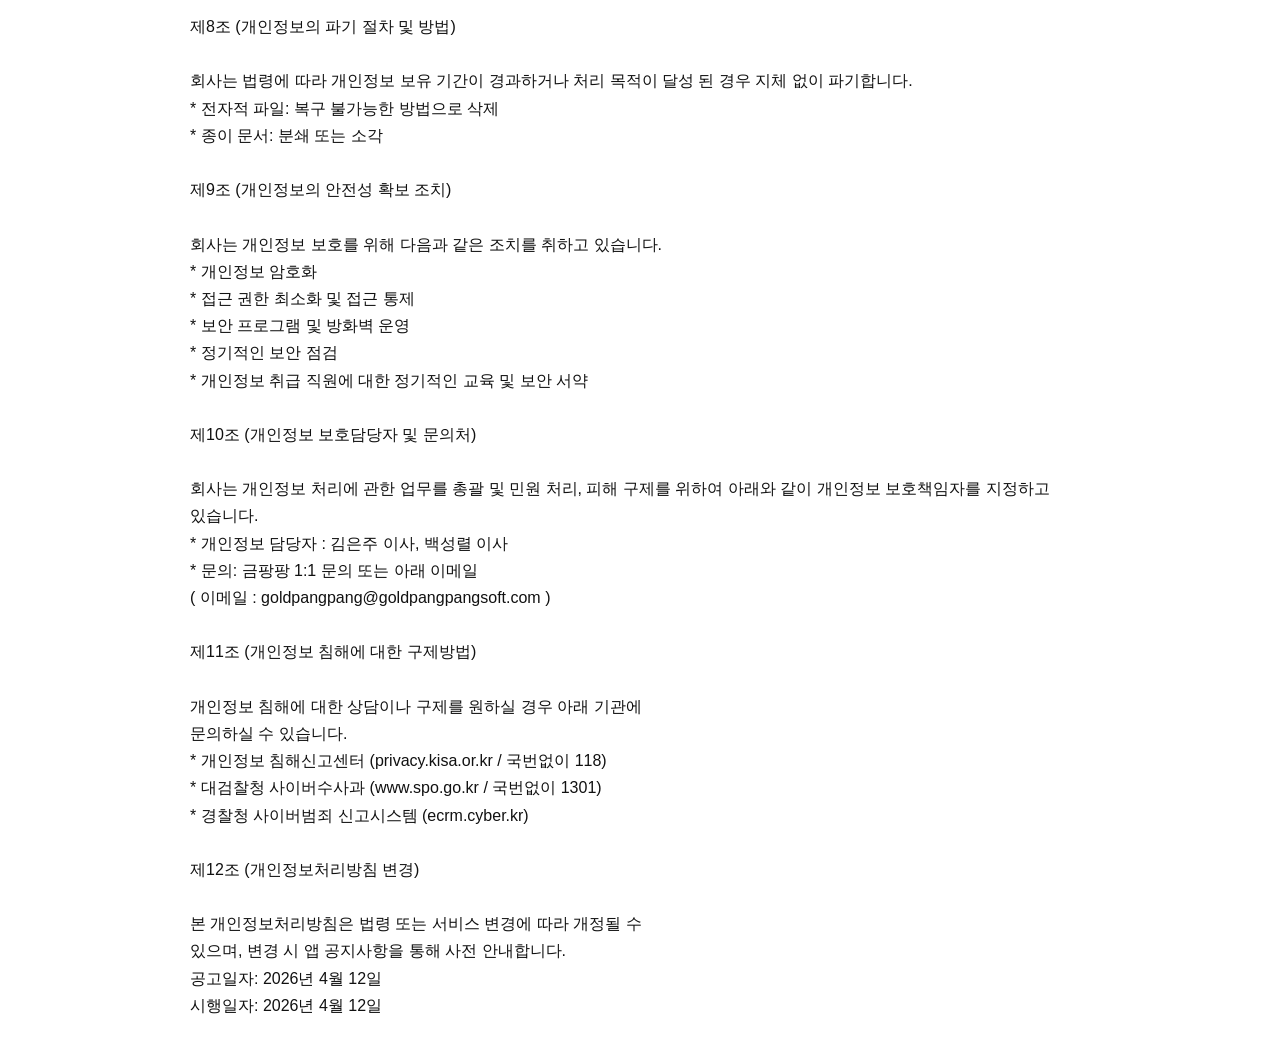
<file: Policy_2.html>
<!DOCTYPE html>
<html lang="ko">
<head>
  <meta charset="UTF-8">
  <meta name="viewport" content="width=device-width, initial-scale=1.0">
  <title>개인정보처리방침</title>
  <style>
    body {
      font-family: Arial, "Apple SD Gothic Neo", "Malgun Gothic", sans-serif;
      line-height: 1.7;
      color: #111;
      margin: 0;
      padding: 24px;
      background: #fff;
      word-break: keep-all;
    }
    .container {
      max-width: 900px;
      margin: 0 auto;
    }
    table {
      border-collapse: collapse;
      margin: 12px 0 24px 0;
      width: 100%;
      max-width: 620px;
      font-size: 15px;
    }
    th, td {
      border: 1px solid #111;
      padding: 6px 10px;
      text-align: center;
      vertical-align: middle;
    }
    th {
      font-weight: normal;
    }
  </style>
</head>
<body>
  <div class="container">
개인정보처리방침<br>
 금팡팡소프트 주식회사(이하 “회사”)는「개인정보 보호법」,「정보통신망 이용촉진 및 정보보호 등에 관한 법률」등 관련 법령을 준수하며, 이용자의 개인정보를 보호하기 위하여 다음과 같은 개인정보처리방침을 수립·공개합니다.<br>
 본 개인정보처리방침은 회사가 제공하는 참여형 리워드 모바일 애플리케이션 금팡팡(이하 “서비스”)에 적용됩니다.<br>
<br>
제1조 (수집하는 개인정보 항목 및 수집 방법)<br>
회사는 서비스 제공을 위하여 최소한의 개인정보만을 수집합니다.<br>
<br>
1. 회원가입 및 기본 서비스 이용 시<br>
   * 필수항목: 카카오 계정 식별값(회원번호), 닉네임<br>
   * 선택항목: 프로필 이미지<br>
※ 비밀번호는 회사가 직접 수집·저장하지 않습니다.<br>
2. 서비스 이용 과정에서 자동으로 수집되는 정보<br>
   * 기기정보(OS버전, 단말기 모델명, 앱 버전)<br>
   * 광고 식별자 ID(ADID, IDFA 등)<br>
   * IP 주소, 접속 로그, 앱 이용 기록, 부정 이용 기록, 쿠키 등<br>
<br>
3. 리워드 교환 및 실물 상품 제공 시<br>
   * 필수항목: 이름, 고유식별정보(주민등록번호 등), <br>
                 휴대전화번호, 배송지 주소<br>
<br>
4. 추가로 수집 될 수 있는 항목(문의 및 고객센터 이용 시)<br>
   * 이메일, 휴대전화번호, 닉네임, 서비스 이용 내역, 문의 내용, <br>
      첨부파일 등<br>
<br>
5. 법령상 의무 이행이 필요한 경우 (일시적 수집)<br>
   * 소득세법 등 관계 법령에 따라 세무 신고가 필요한 경우, <br>
      고유식별정보(주민등록번호 등)를 교환 시점에 한하여<br>
      일시적으로 수집할 수 있습니다.<br>
   * 해당 정보는 법적 목적 달성 후 즉시 파기됩니다.<br>
※ 고유식별정보는 [소득세법] 제 21조(기타소득), 제127조(원천징수의무), <br>
     제164조(지급명세서의 제출)에 근거하여 원천징수 및 지급명세서 제출에<br>
     필요한 범위에서만 수집, 이용되며, 목적 달성 후 즉시 파기합니다.<br>
제2조 (개인정보 수집 및 이용 목적)<br>
<br>
회사는 수집한 개인정보를 다음 목적에 한하여 이용합니다.<br>
   * 회원 식별 및 본인 확인<br>
   * 리워드 적립, 사용, 교환 처리<br>
   * 실물 상품 및 기프티콘 배송<br>
   * 부정 이용 방지 및 제재 처리<br>
   * 고객 문의 대응 및 민원 처리<br>
   * 서비스 개선 및 통계 분석<br>
   * 법령에 따른 의무 이행<br>
<br>
<br>
제3조 (개인정보 보유 및 이용 기간)<br>
<br>
 회사는 개인정보 보유 목적 달성 시까지 개인정보를 보유하며, <br>
 원칙적으로 목적 달성 후 지체 없이 파기합니다.<br>
 다만, 관계 법령에 따라 다음과 같이 보관할 수 있습니다.<br>
<table>
  <thead>
    <tr>
      <th>구분</th>
      <th>보유기간</th>
      <th>근거법령</th>
    </tr>
  </thead>
  <tbody>
    <tr>
      <td>계약 청약철회 기록</td>
      <td>5년</td>
      <td>전자상거래법</td>
    </tr>
    <tr>
      <td>대금 결제 및 재화 공급 기록</td>
      <td>5년</td>
      <td>전자상거래법</td>
    </tr>
    <tr>
      <td>소비자 불만 및 분쟁 처리 기록</td>
      <td>3년</td>
      <td>전자상거래법</td>
    </tr>
    <tr>
      <td>접속 로그</td>
      <td>3개월</td>
      <td>통신비밀보호법</td>
    </tr>
  </tbody>
</table>
<br>
제4조 (개인정보의 제3자 제공)<br>
<br>
회사는 원칙적으로 이용자의 개인정보를 제3자에게 제공하지<br>
 않습니다.<br>
 다만 다음의 경우에는 예외로 합니다.<br>
   * 이용자가 사전에 제3자 제공에 명시적으로 동의한 경우<br>
   * 통계작성, 시장조사를 위하여 특정 개인을 알아볼 수 없는<br>
       형태로 가공하여 제공하는 경우<br>
   * 법령에 근거가 있거나, 수사기관이 법령에서 정한 절차와<br>
       방법에 따라 요청하는 경우<br>
제5조 (행태정보 수집, 이용 및 거부에 관한 사항)<br>
<br>
회사는 온라인 맞춤형 광고 사업자가 행태정보를 수집하도록 허용하고 있습니다. 온라인 맞춤형 광고란, 이용자의 온라인 이용형태, 접속기록 등을 분석하여 이용자의 특성을 고려한 서비스를 제공하는 마케팅 기법으로, 이용자가 사이트를 방문하거나 앱을 실행할 때 자동수집 될 수 있습니다.<br>
1. 수집방벙 : 이용자가 사이트 방문 또는 앱을 실행할 때 자동 수집, 전송<br>
2. 수집목적 : 맞춤현 광고 게재<br>
3. 이용기간 : 수집일로 부터 2년<br>
4. 수집행태정보 : ip, os, 광고id(adid, idfa), device id(Android:SSAID, uuid/iOs:uuid), widevine id, locale(언어), location(언어정보를 통해 확인하는 지역정보), model(디바이스모델명), 암호화된 매체 ID<br>
5. 수집 및 처리 광고 사업자 : Meta, Google, Unityads, Pangle, Liftoff, AppLovin, Mintegral, Chartboost, Inmobi, Smaato, APS, Ogury, Bidmachine, DT-Exchange, Moloco, Verve, Yandex, Line, Pubmatic, Bigo<br>
<br>
* 모바일 단말기의 광고식별자 차단/허용 설정 안내<br>
(안드로이드) 설정-&gt; 보안 및 개인정보 보호 -&gt; 개인정보 보호 -&gt; 기타 개인정보설정 -&gt; 광고 -&gt; 광고ID재설정 또는 광고 ID삭제<br>
(아이폰) 설정 -&gt; 개인정보 보호 및 보안 -&gt; 추적 -&gt; 앱추적허용해제<br>
<br>
* 웹 브라우저를 통한 맞춤형 광고 차단/허용 설정 안내<br>
(크롬) 크롬 오른쪽 상단 점3개 클릭 -&gt; 설정 -&gt; 개인정보 보호 및 보안 -&gt; 인터넷 사용 기록 삭제(여부 선택) {or 서드파티쿠키 -&gt; 서드파티쿠키 차단(여부 선택)}<br>
(엣지) 엣지 오른쪽 상단 점3개 클릭 -&gt; 설정 -&gt; 개인정보, 검색 및 서비스 -&gt; 추적방지 (여부 및 수준 선택) - inPrivate 검색할 때 항상&quot;엄격&quot; 추적방지 사용(여부 선택)<br>
<br>
제6조 (개인정보 처리의 위탁)<br>
<br>
회사는 서비스 제공을 위하여 다음과 같이 개인정보 처리 업무를 위탁할 수 있습니다.회사는 위탁 계약 시 개인정보 보호 관련 법령을 준수하도록 관리·감독합니다.<br>
<table>
  <thead>
    <tr>
      <th>업체</th>
      <th>내용</th>
    </tr>
  </thead>
  <tbody>
    <tr>
      <td>수탁업체</td>
      <td>위탁업무</td>
    </tr>
    <tr>
      <td>카카오</td>
      <td>회원인증</td>
    </tr>
    <tr>
      <td>(주)티앤케이팩토리</td>
      <td>광고 제공 및 보상확인</td>
    </tr>
    <tr>
      <td>수탁업체</td>
      <td>실물 금 배송</td>
    </tr>
    <tr>
      <td>수탁업체</td>
      <td>데이터 보관</td>
    </tr>
  </tbody>
</table>
<br>
제7조 (이용자 및 법정대리인의 권리와 행사 방법)<br>
 이용자는 언제든지 자신의 개인정보에 대해 다음 권리를 행사할 수<br>
있습니다.<br>
   *개인정보 열람, 정정, 삭제 요청<br>
   * 처리 정지 요청<br>
   * 회원 탈퇴 요청<br>
<br>
 권리 행사는 앱 내 고객센터 또는 이메일을 통해 할 수 있으며, 회사는 지체 없이 조치합니다.<br>
 만 14세 미만 아동의 개인정보 처리 시에는 법정대리인의 권리를 보장합니다.<br>
<br>
제8조 (개인정보의 파기 절차 및 방법)<br>
<br>
 회사는 법령에 따라 개인정보 보유 기간이 경과하거나 처리 목적이 달성 된 경우 지체 없이 파기합니다.<br>
   * 전자적 파일: 복구 불가능한 방법으로 삭제<br>
   * 종이 문서: 분쇄 또는 소각<br>
<br>
제9조 (개인정보의 안전성 확보 조치)<br>
<br>
회사는 개인정보 보호를 위해 다음과 같은 조치를 취하고 있습니다.<br>
   * 개인정보 암호화<br>
   * 접근 권한 최소화 및 접근 통제<br>
   * 보안 프로그램 및 방화벽 운영<br>
   * 정기적인 보안 점검<br>
   * 개인정보 취급 직원에 대한 정기적인 교육 및 보안 서약<br>
<br>
제10조 (개인정보 보호담당자 및 문의처)<br>
<br>
 회사는 개인정보 처리에 관한 업무를 총괄 및 민원 처리, 피해 구제를 위하여 아래와 같이 개인정보 보호책임자를 지정하고 있습니다.<br>
   * 개인정보 담당자 : 김은주 이사, 백성렬 이사<br>
   * 문의: 금팡팡 1:1 문의 또는 아래 이메일<br>
       (  이메일 : goldpangpang@goldpangpangsoft.com  )<br>
<br>
제11조 (개인정보 침해에 대한 구제방법)<br>
<br>
 개인정보 침해에 대한 상담이나 구제를 원하실 경우 아래 기관에<br>
문의하실 수 있습니다.<br>
   * 개인정보 침해신고센터 (privacy.kisa.or.kr / 국번없이 118)<br>
   * 대검찰청 사이버수사과 (www.spo.go.kr / 국번없이 1301)<br>
   * 경찰청 사이버범죄 신고시스템 (ecrm.cyber.kr)<br>
<br>
제12조 (개인정보처리방침 변경)<br>
<br>
 본 개인정보처리방침은 법령 또는 서비스 변경에 따라 개정될 수<br>
있으며, 변경 시 앱 공지사항을 통해 사전 안내합니다.<br>
공고일자: 2026년 4월  12일<br>
시행일자: 2026년 4월  12일
  </div>
</body>
</html>
</file>
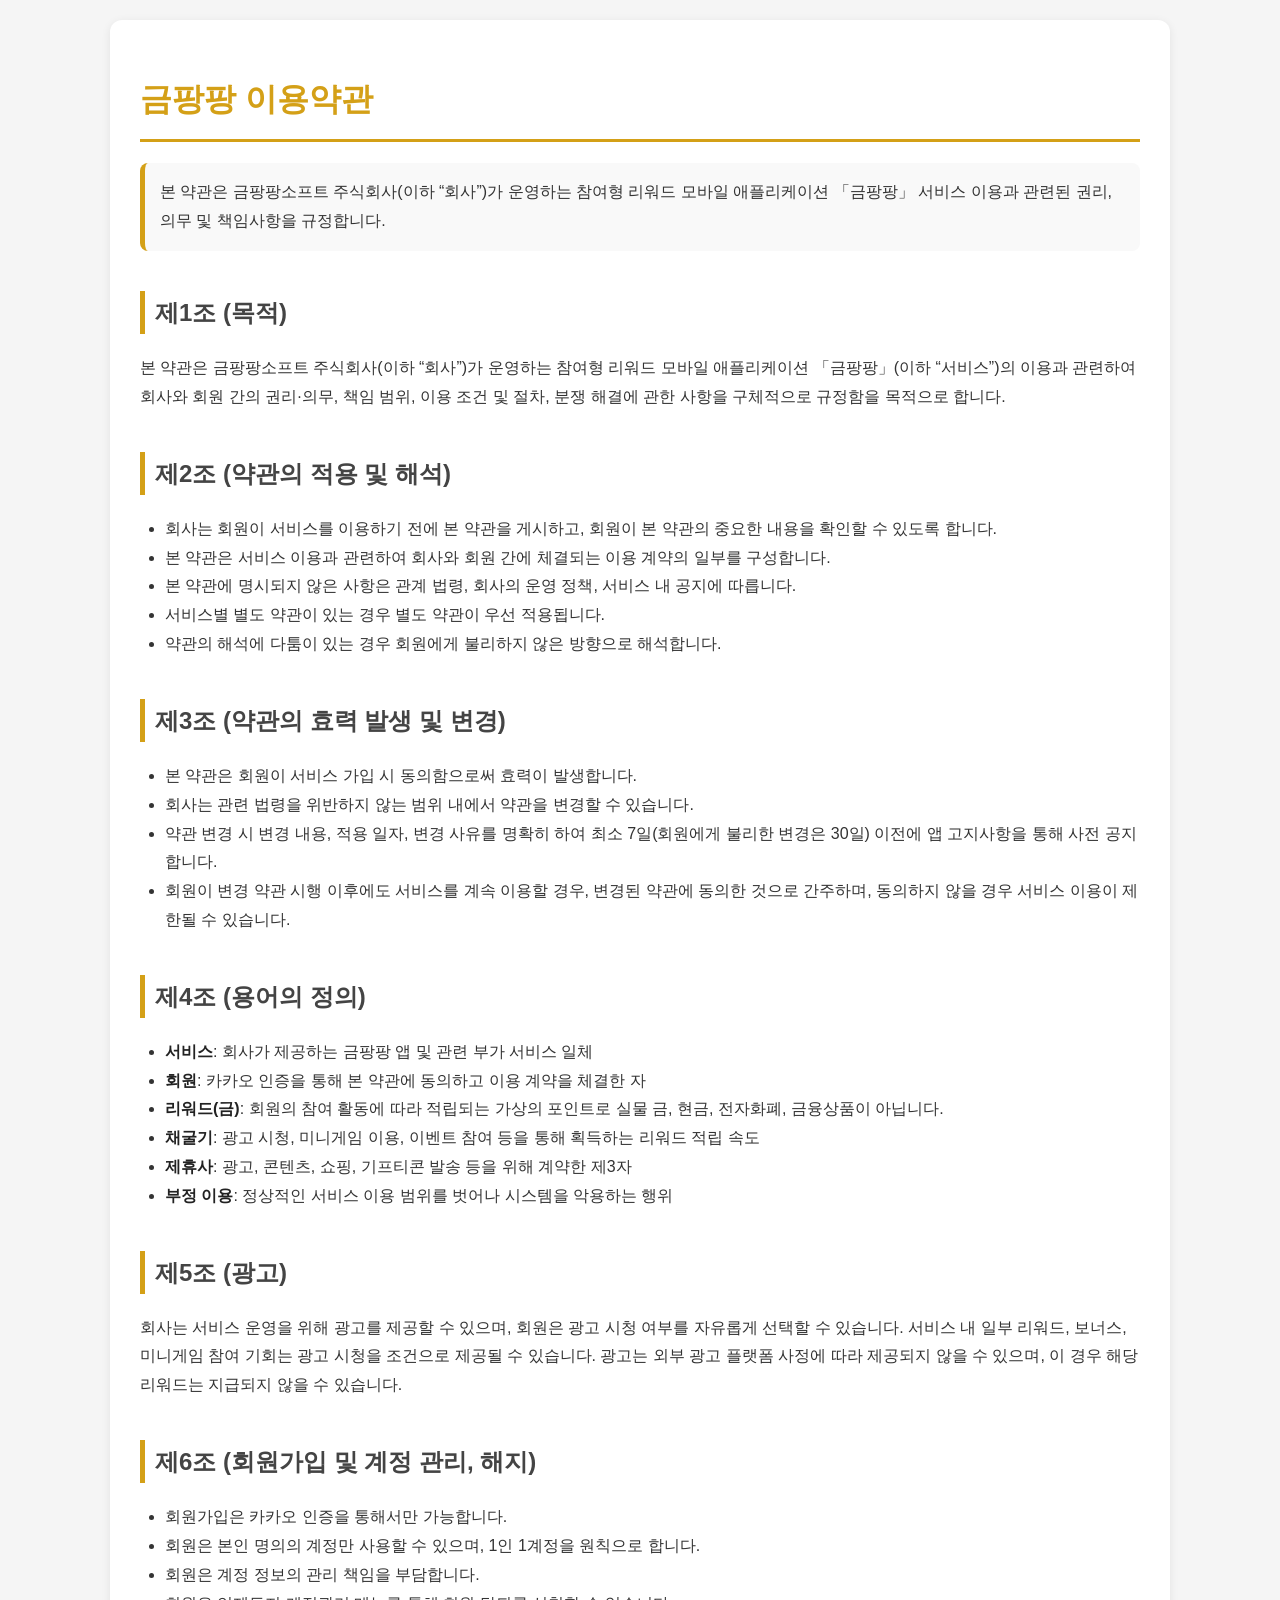
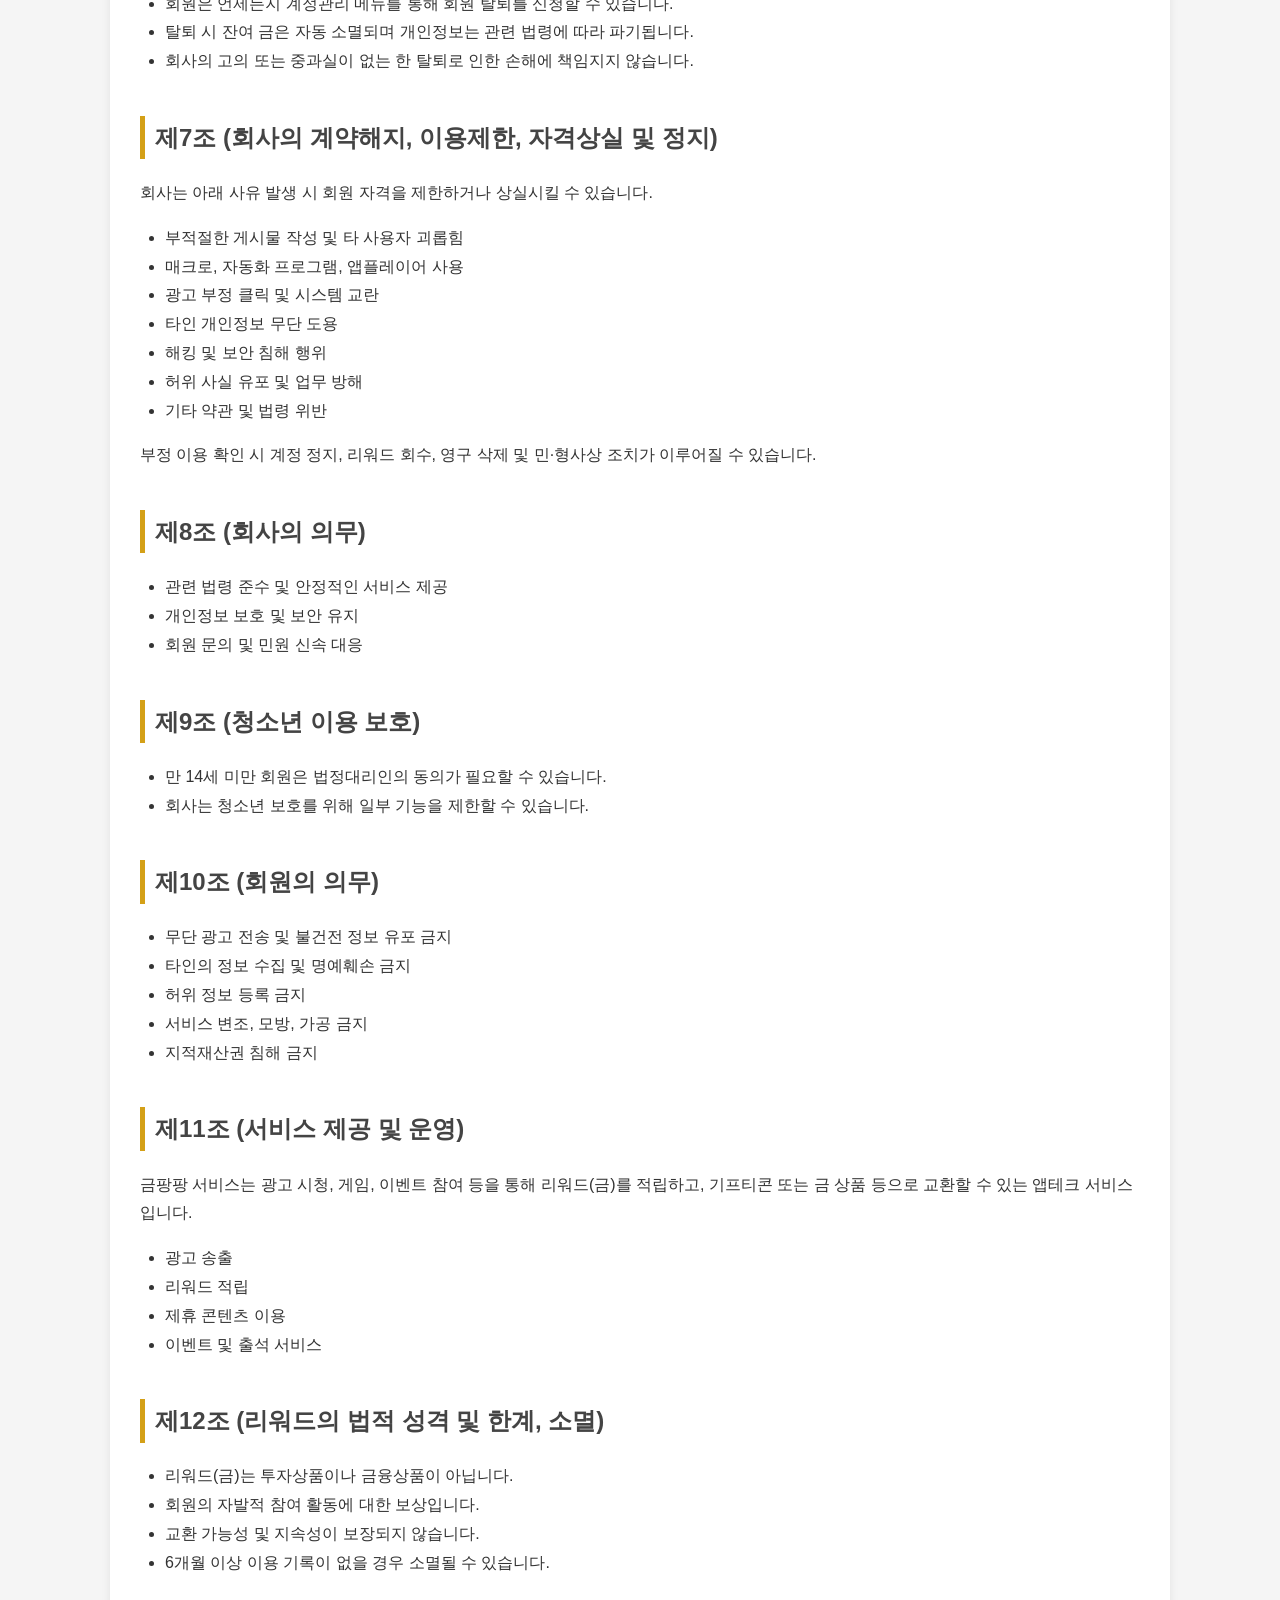
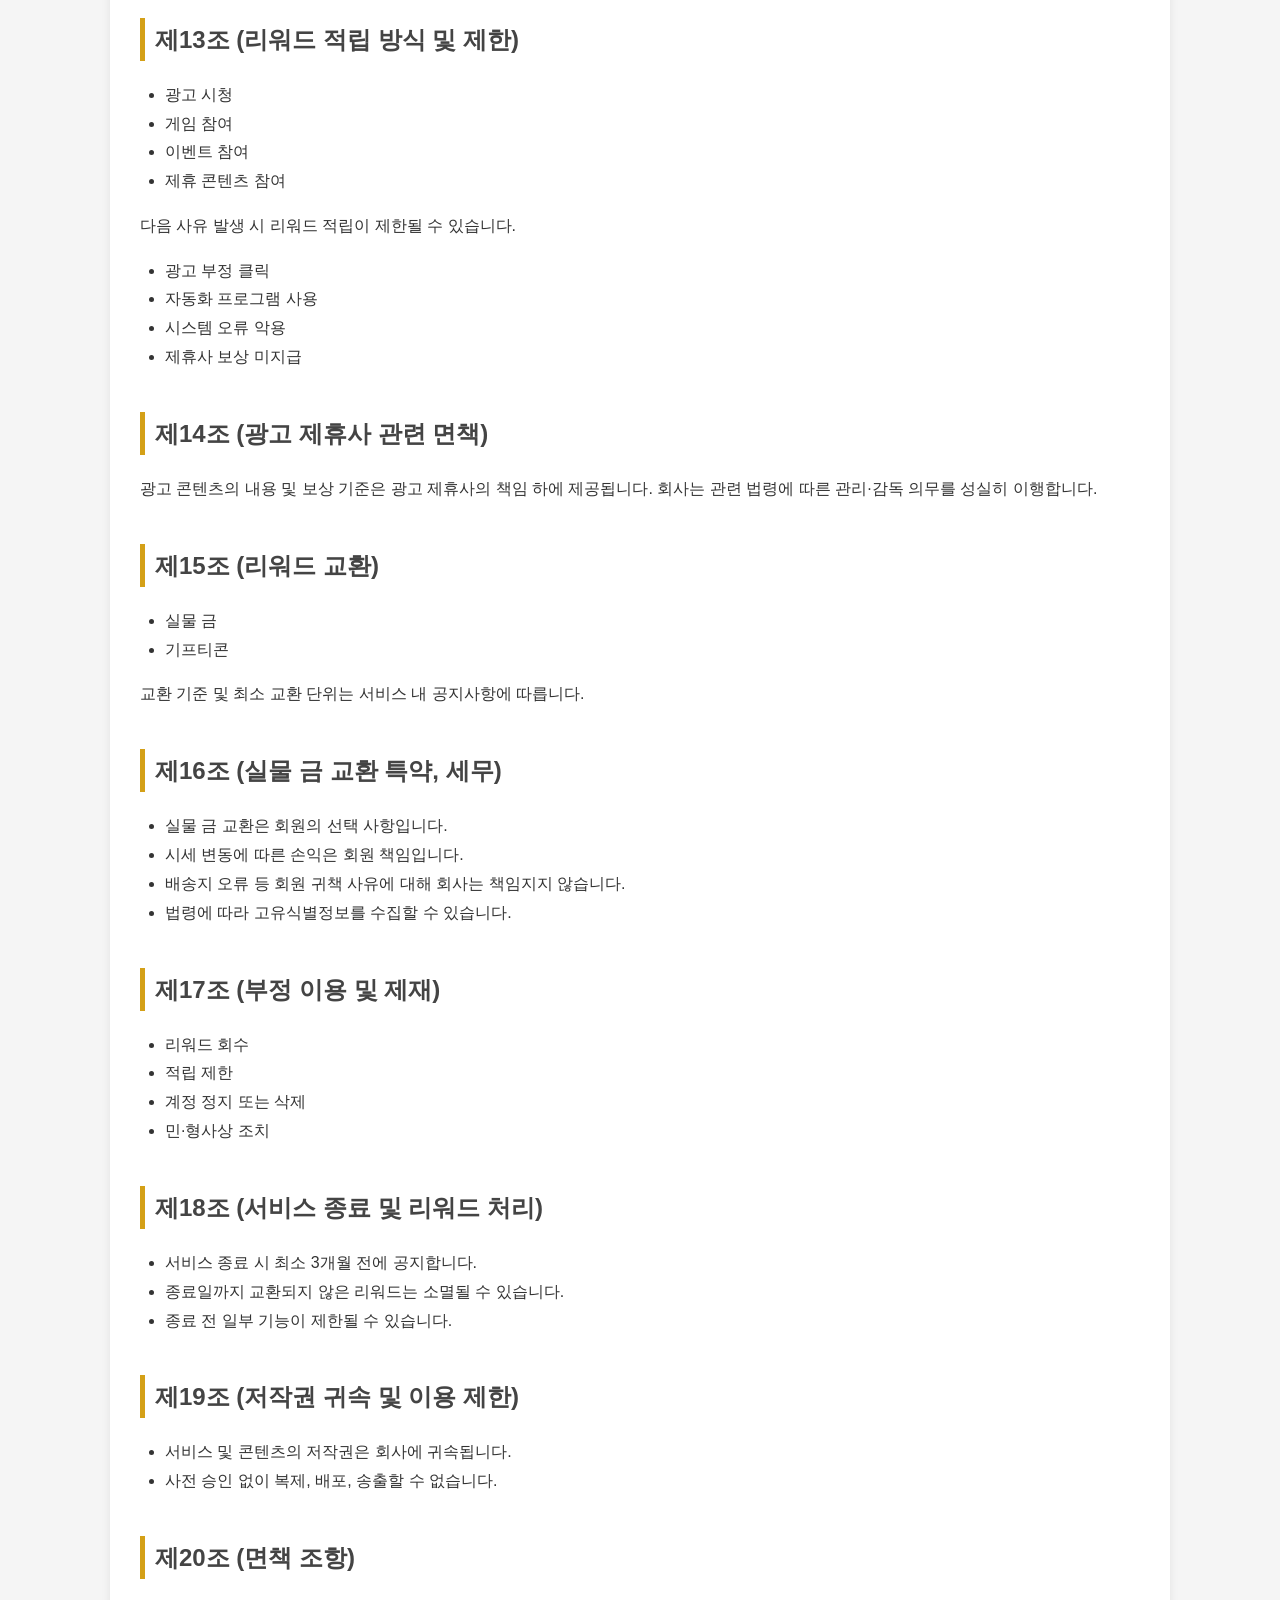
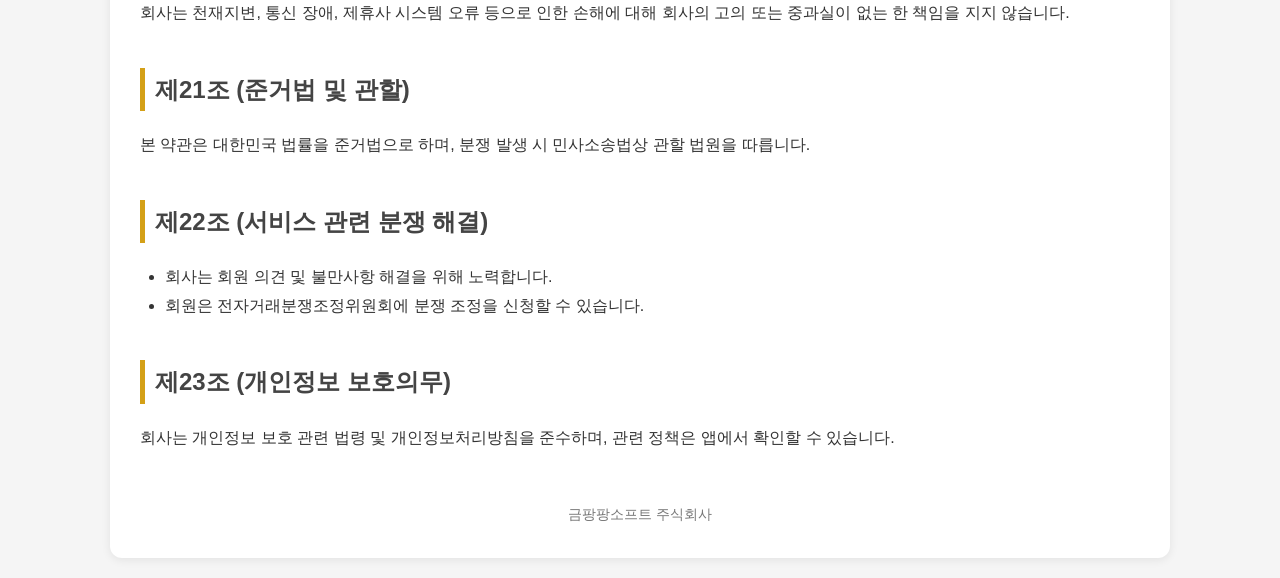
<file: privacy.html>
<!DOCTYPE html>
<html lang="ko">
<head>
<meta charset="UTF-8">
<meta name="viewport" content="width=device-width, initial-scale=1.0">

<title>금팡팡 이용약관</title>

<style>
body{
    font-family: Arial, sans-serif;
    line-height: 1.8;
    background:#f5f5f5;
    margin:0;
    padding:20px;
    color:#333;
}

.container{
    max-width:1000px;
    margin:auto;
    background:white;
    padding:30px;
    border-radius:12px;
    box-shadow:0 2px 10px rgba(0,0,0,0.08);
}

h1{
    color:#d4a017;
    border-bottom:3px solid #d4a017;
    padding-bottom:10px;
}

h2{
    margin-top:40px;
    color:#444;
    border-left:5px solid #d4a017;
    padding-left:10px;
}

ul{
    padding-left:25px;
}

.notice{
    background:#f9f9f9;
    border-left:5px solid #d4a017;
    padding:15px;
    margin:20px 0;
    border-radius:8px;
}

.footer{
    margin-top:50px;
    color:#777;
    font-size:14px;
    text-align:center;
}

strong{
    color:#222;
}
</style>
</head>

<body>

<div class="container">

<h1>금팡팡 이용약관</h1>

<div class="notice">
본 약관은 금팡팡소프트 주식회사(이하 “회사”)가 운영하는
참여형 리워드 모바일 애플리케이션 「금팡팡」 서비스 이용과 관련된
권리, 의무 및 책임사항을 규정합니다.
</div>

<h2>제1조 (목적)</h2>

<p>
본 약관은 금팡팡소프트 주식회사(이하 “회사”)가 운영하는 참여형 리워드 모바일 애플리케이션 「금팡팡」(이하 “서비스”)의 이용과 관련하여 회사와 회원 간의 권리·의무, 책임 범위, 이용 조건 및 절차, 분쟁 해결에 관한 사항을 구체적으로 규정함을 목적으로 합니다.
</p>

<h2>제2조 (약관의 적용 및 해석)</h2>

<ul>
<li>회사는 회원이 서비스를 이용하기 전에 본 약관을 게시하고, 회원이 본 약관의 중요한 내용을 확인할 수 있도록 합니다.</li>

<li>본 약관은 서비스 이용과 관련하여 회사와 회원 간에 체결되는 이용 계약의 일부를 구성합니다.</li>

<li>본 약관에 명시되지 않은 사항은 관계 법령, 회사의 운영 정책, 서비스 내 공지에 따릅니다.</li>

<li>서비스별 별도 약관이 있는 경우 별도 약관이 우선 적용됩니다.</li>

<li>약관의 해석에 다툼이 있는 경우 회원에게 불리하지 않은 방향으로 해석합니다.</li>
</ul>

<h2>제3조 (약관의 효력 발생 및 변경)</h2>

<ul>
<li>본 약관은 회원이 서비스 가입 시 동의함으로써 효력이 발생합니다.</li>

<li>회사는 관련 법령을 위반하지 않는 범위 내에서 약관을 변경할 수 있습니다.</li>

<li>약관 변경 시 변경 내용, 적용 일자, 변경 사유를 명확히 하여 최소 7일(회원에게 불리한 변경은 30일) 이전에 앱 고지사항을 통해 사전 공지합니다.</li>

<li>회원이 변경 약관 시행 이후에도 서비스를 계속 이용할 경우, 변경된 약관에 동의한 것으로 간주하며, 동의하지 않을 경우 서비스 이용이 제한될 수 있습니다.</li>
</ul>

<h2>제4조 (용어의 정의)</h2>

<ul>
<li><strong>서비스</strong>: 회사가 제공하는 금팡팡 앱 및 관련 부가 서비스 일체</li>

<li><strong>회원</strong>: 카카오 인증을 통해 본 약관에 동의하고 이용 계약을 체결한 자</li>

<li><strong>리워드(금)</strong>: 회원의 참여 활동에 따라 적립되는 가상의 포인트로 실물 금, 현금, 전자화폐, 금융상품이 아닙니다.</li>

<li><strong>채굴기</strong>: 광고 시청, 미니게임 이용, 이벤트 참여 등을 통해 획득하는 리워드 적립 속도</li>

<li><strong>제휴사</strong>: 광고, 콘텐츠, 쇼핑, 기프티콘 발송 등을 위해 계약한 제3자</li>

<li><strong>부정 이용</strong>: 정상적인 서비스 이용 범위를 벗어나 시스템을 악용하는 행위</li>
</ul>

<h2>제5조 (광고)</h2>

<p>
회사는 서비스 운영을 위해 광고를 제공할 수 있으며, 회원은 광고 시청 여부를 자유롭게 선택할 수 있습니다.
서비스 내 일부 리워드, 보너스, 미니게임 참여 기회는 광고 시청을 조건으로 제공될 수 있습니다.
광고는 외부 광고 플랫폼 사정에 따라 제공되지 않을 수 있으며, 이 경우 해당 리워드는 지급되지 않을 수 있습니다.
</p>

<h2>제6조 (회원가입 및 계정 관리, 해지)</h2>

<ul>
<li>회원가입은 카카오 인증을 통해서만 가능합니다.</li>

<li>회원은 본인 명의의 계정만 사용할 수 있으며, 1인 1계정을 원칙으로 합니다.</li>

<li>회원은 계정 정보의 관리 책임을 부담합니다.</li>

<li>회원은 언제든지 계정관리 메뉴를 통해 회원 탈퇴를 신청할 수 있습니다.</li>

<li>탈퇴 시 잔여 금은 자동 소멸되며 개인정보는 관련 법령에 따라 파기됩니다.</li>

<li>회사의 고의 또는 중과실이 없는 한 탈퇴로 인한 손해에 책임지지 않습니다.</li>
</ul>

<h2>제7조 (회사의 계약해지, 이용제한, 자격상실 및 정지)</h2>

<p>
회사는 아래 사유 발생 시 회원 자격을 제한하거나 상실시킬 수 있습니다.
</p>

<ul>
<li>부적절한 게시물 작성 및 타 사용자 괴롭힘</li>

<li>매크로, 자동화 프로그램, 앱플레이어 사용</li>

<li>광고 부정 클릭 및 시스템 교란</li>

<li>타인 개인정보 무단 도용</li>

<li>해킹 및 보안 침해 행위</li>

<li>허위 사실 유포 및 업무 방해</li>

<li>기타 약관 및 법령 위반</li>
</ul>

<p>
부정 이용 확인 시 계정 정지, 리워드 회수, 영구 삭제 및 민·형사상 조치가 이루어질 수 있습니다.
</p>

<h2>제8조 (회사의 의무)</h2>

<ul>
<li>관련 법령 준수 및 안정적인 서비스 제공</li>

<li>개인정보 보호 및 보안 유지</li>

<li>회원 문의 및 민원 신속 대응</li>
</ul>

<h2>제9조 (청소년 이용 보호)</h2>

<ul>
<li>만 14세 미만 회원은 법정대리인의 동의가 필요할 수 있습니다.</li>

<li>회사는 청소년 보호를 위해 일부 기능을 제한할 수 있습니다.</li>
</ul>

<h2>제10조 (회원의 의무)</h2>

<ul>
<li>무단 광고 전송 및 불건전 정보 유포 금지</li>

<li>타인의 정보 수집 및 명예훼손 금지</li>

<li>허위 정보 등록 금지</li>

<li>서비스 변조, 모방, 가공 금지</li>

<li>지적재산권 침해 금지</li>
</ul>

<h2>제11조 (서비스 제공 및 운영)</h2>

<p>
금팡팡 서비스는 광고 시청, 게임, 이벤트 참여 등을 통해 리워드(금)를 적립하고,
기프티콘 또는 금 상품 등으로 교환할 수 있는 앱테크 서비스입니다.
</p>

<ul>
<li>광고 송출</li>
<li>리워드 적립</li>
<li>제휴 콘텐츠 이용</li>
<li>이벤트 및 출석 서비스</li>
</ul>

<h2>제12조 (리워드의 법적 성격 및 한계, 소멸)</h2>

<ul>
<li>리워드(금)는 투자상품이나 금융상품이 아닙니다.</li>

<li>회원의 자발적 참여 활동에 대한 보상입니다.</li>

<li>교환 가능성 및 지속성이 보장되지 않습니다.</li>

<li>6개월 이상 이용 기록이 없을 경우 소멸될 수 있습니다.</li>
</ul>

<h2>제13조 (리워드 적립 방식 및 제한)</h2>

<ul>
<li>광고 시청</li>
<li>게임 참여</li>
<li>이벤트 참여</li>
<li>제휴 콘텐츠 참여</li>
</ul>

<p>
다음 사유 발생 시 리워드 적립이 제한될 수 있습니다.
</p>

<ul>
<li>광고 부정 클릭</li>
<li>자동화 프로그램 사용</li>
<li>시스템 오류 악용</li>
<li>제휴사 보상 미지급</li>
</ul>

<h2>제14조 (광고 제휴사 관련 면책)</h2>

<p>
광고 콘텐츠의 내용 및 보상 기준은 광고 제휴사의 책임 하에 제공됩니다.
회사는 관련 법령에 따른 관리·감독 의무를 성실히 이행합니다.
</p>

<h2>제15조 (리워드 교환)</h2>

<ul>
<li>실물 금</li>
<li>기프티콘</li>
</ul>

<p>
교환 기준 및 최소 교환 단위는 서비스 내 공지사항에 따릅니다.
</p>

<h2>제16조 (실물 금 교환 특약, 세무)</h2>

<ul>
<li>실물 금 교환은 회원의 선택 사항입니다.</li>

<li>시세 변동에 따른 손익은 회원 책임입니다.</li>

<li>배송지 오류 등 회원 귀책 사유에 대해 회사는 책임지지 않습니다.</li>

<li>법령에 따라 고유식별정보를 수집할 수 있습니다.</li>
</ul>

<h2>제17조 (부정 이용 및 제재)</h2>

<ul>
<li>리워드 회수</li>

<li>적립 제한</li>

<li>계정 정지 또는 삭제</li>

<li>민·형사상 조치</li>
</ul>

<h2>제18조 (서비스 종료 및 리워드 처리)</h2>

<ul>
<li>서비스 종료 시 최소 3개월 전에 공지합니다.</li>

<li>종료일까지 교환되지 않은 리워드는 소멸될 수 있습니다.</li>

<li>종료 전 일부 기능이 제한될 수 있습니다.</li>
</ul>

<h2>제19조 (저작권 귀속 및 이용 제한)</h2>

<ul>
<li>서비스 및 콘텐츠의 저작권은 회사에 귀속됩니다.</li>

<li>사전 승인 없이 복제, 배포, 송출할 수 없습니다.</li>
</ul>

<h2>제20조 (면책 조항)</h2>

<p>
회사는 천재지변, 통신 장애, 제휴사 시스템 오류 등으로 인한 손해에 대해
회사의 고의 또는 중과실이 없는 한 책임을 지지 않습니다.
</p>

<h2>제21조 (준거법 및 관할)</h2>

<p>
본 약관은 대한민국 법률을 준거법으로 하며,
분쟁 발생 시 민사소송법상 관할 법원을 따릅니다.
</p>

<h2>제22조 (서비스 관련 분쟁 해결)</h2>

<ul>
<li>회사는 회원 의견 및 불만사항 해결을 위해 노력합니다.</li>

<li>회원은 전자거래분쟁조정위원회에 분쟁 조정을 신청할 수 있습니다.</li>
</ul>

<h2>제23조 (개인정보 보호의무)</h2>

<p>
회사는 개인정보 보호 관련 법령 및 개인정보처리방침을 준수하며,
관련 정책은 앱에서 확인할 수 있습니다.
</p>

<div class="footer">
금팡팡소프트 주식회사
</div>

</div>

</body>
</html>
</file>
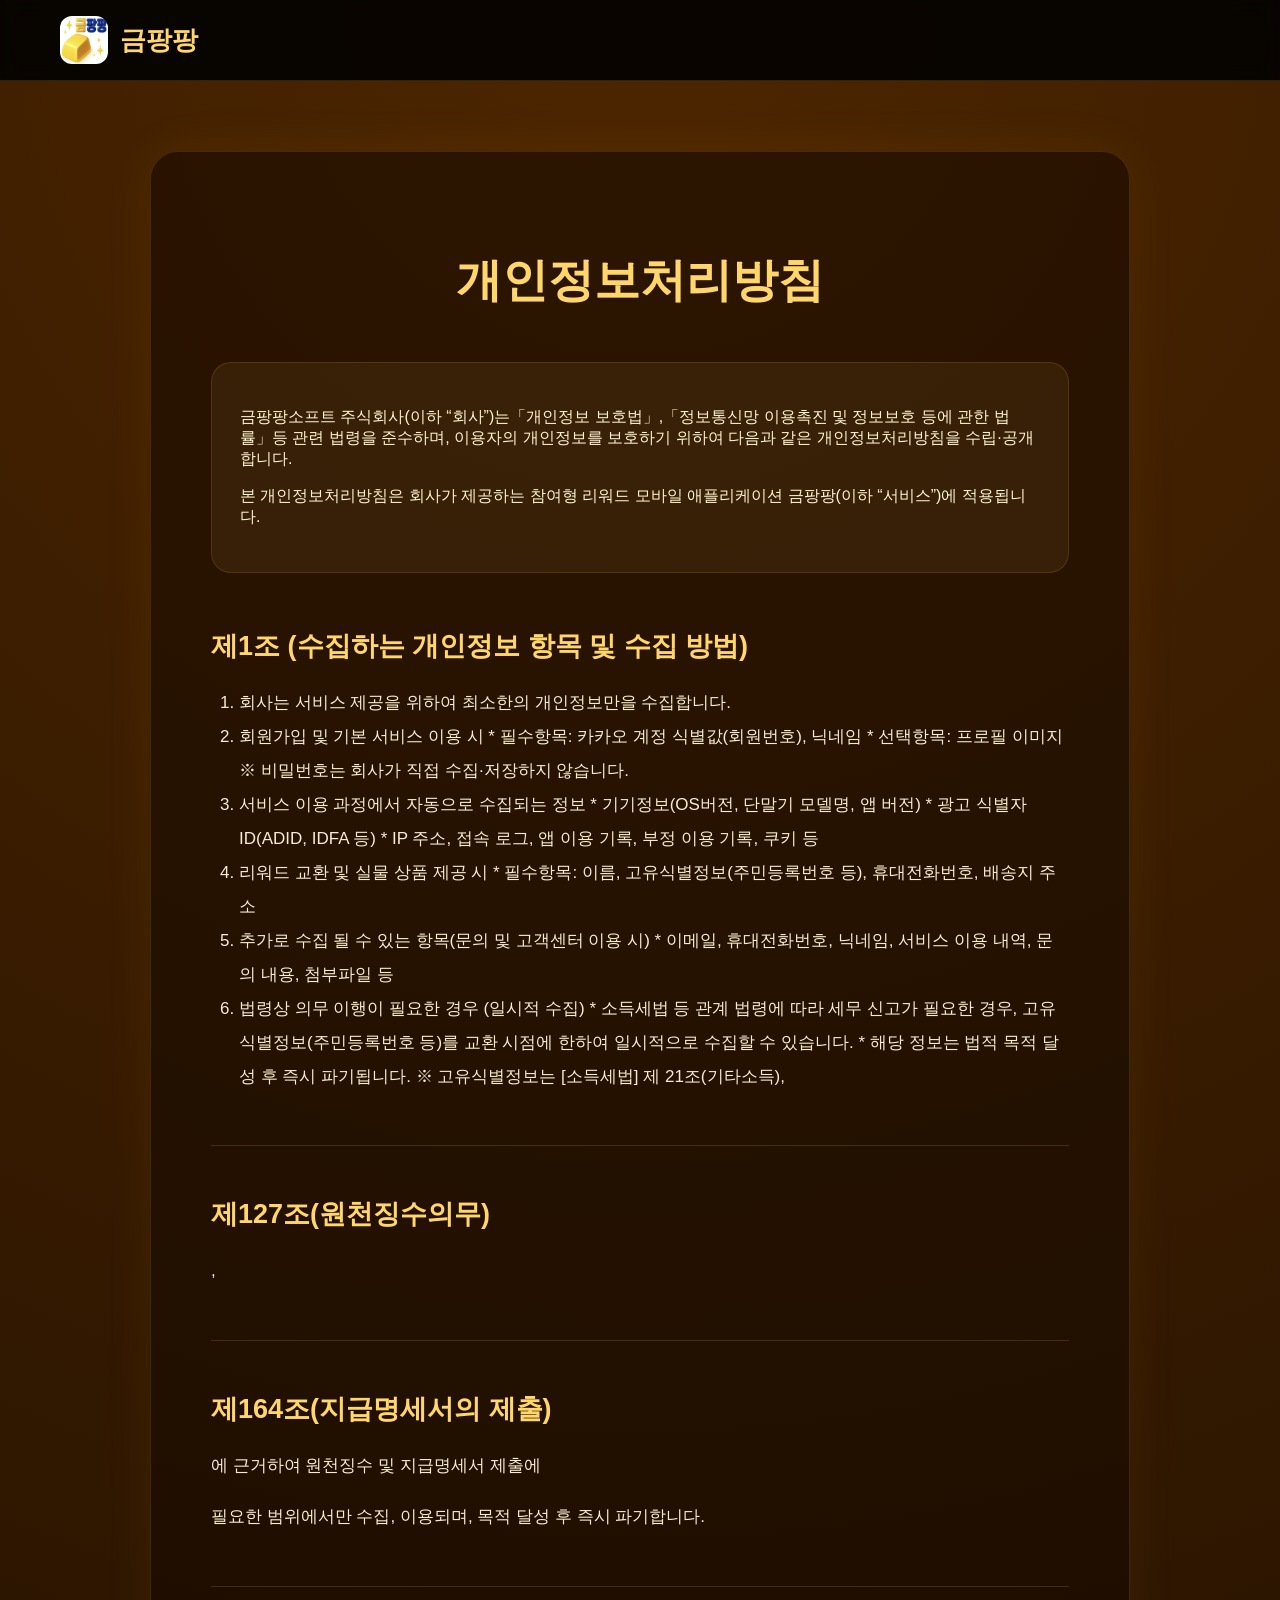
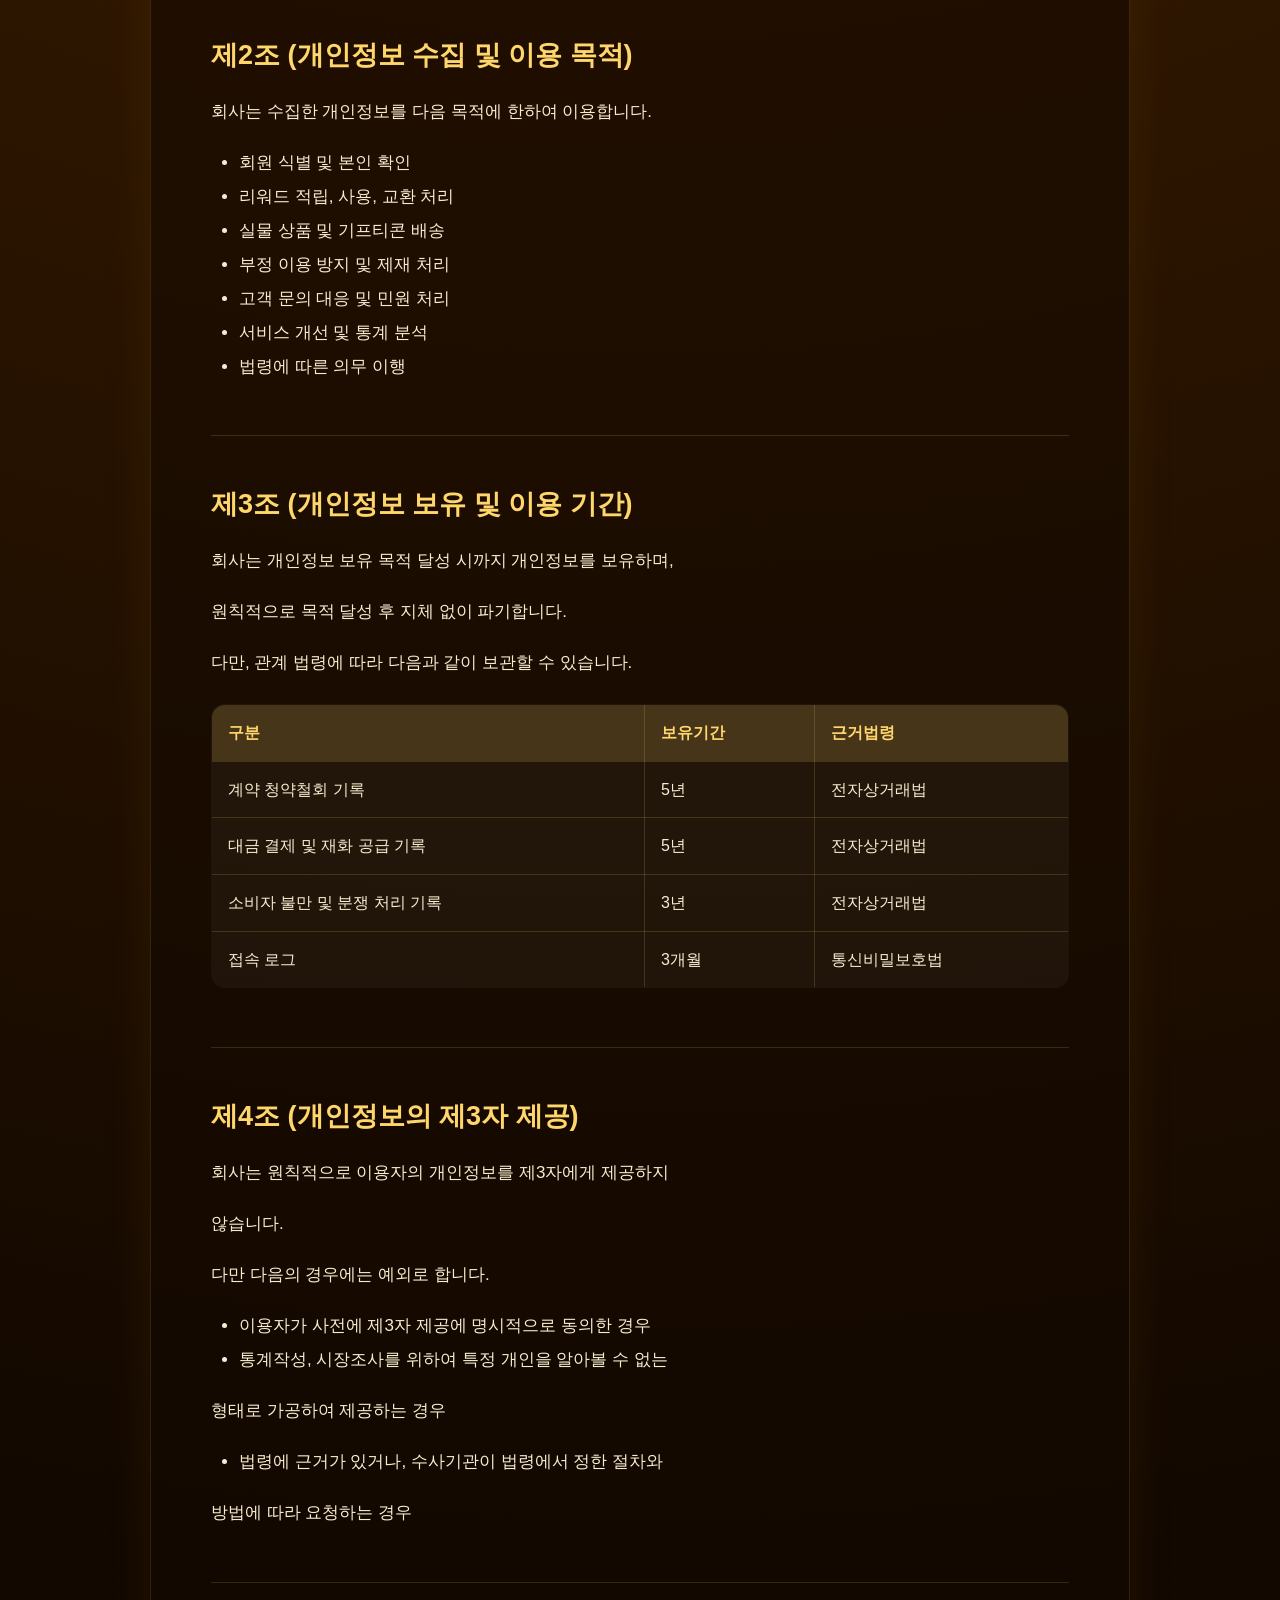
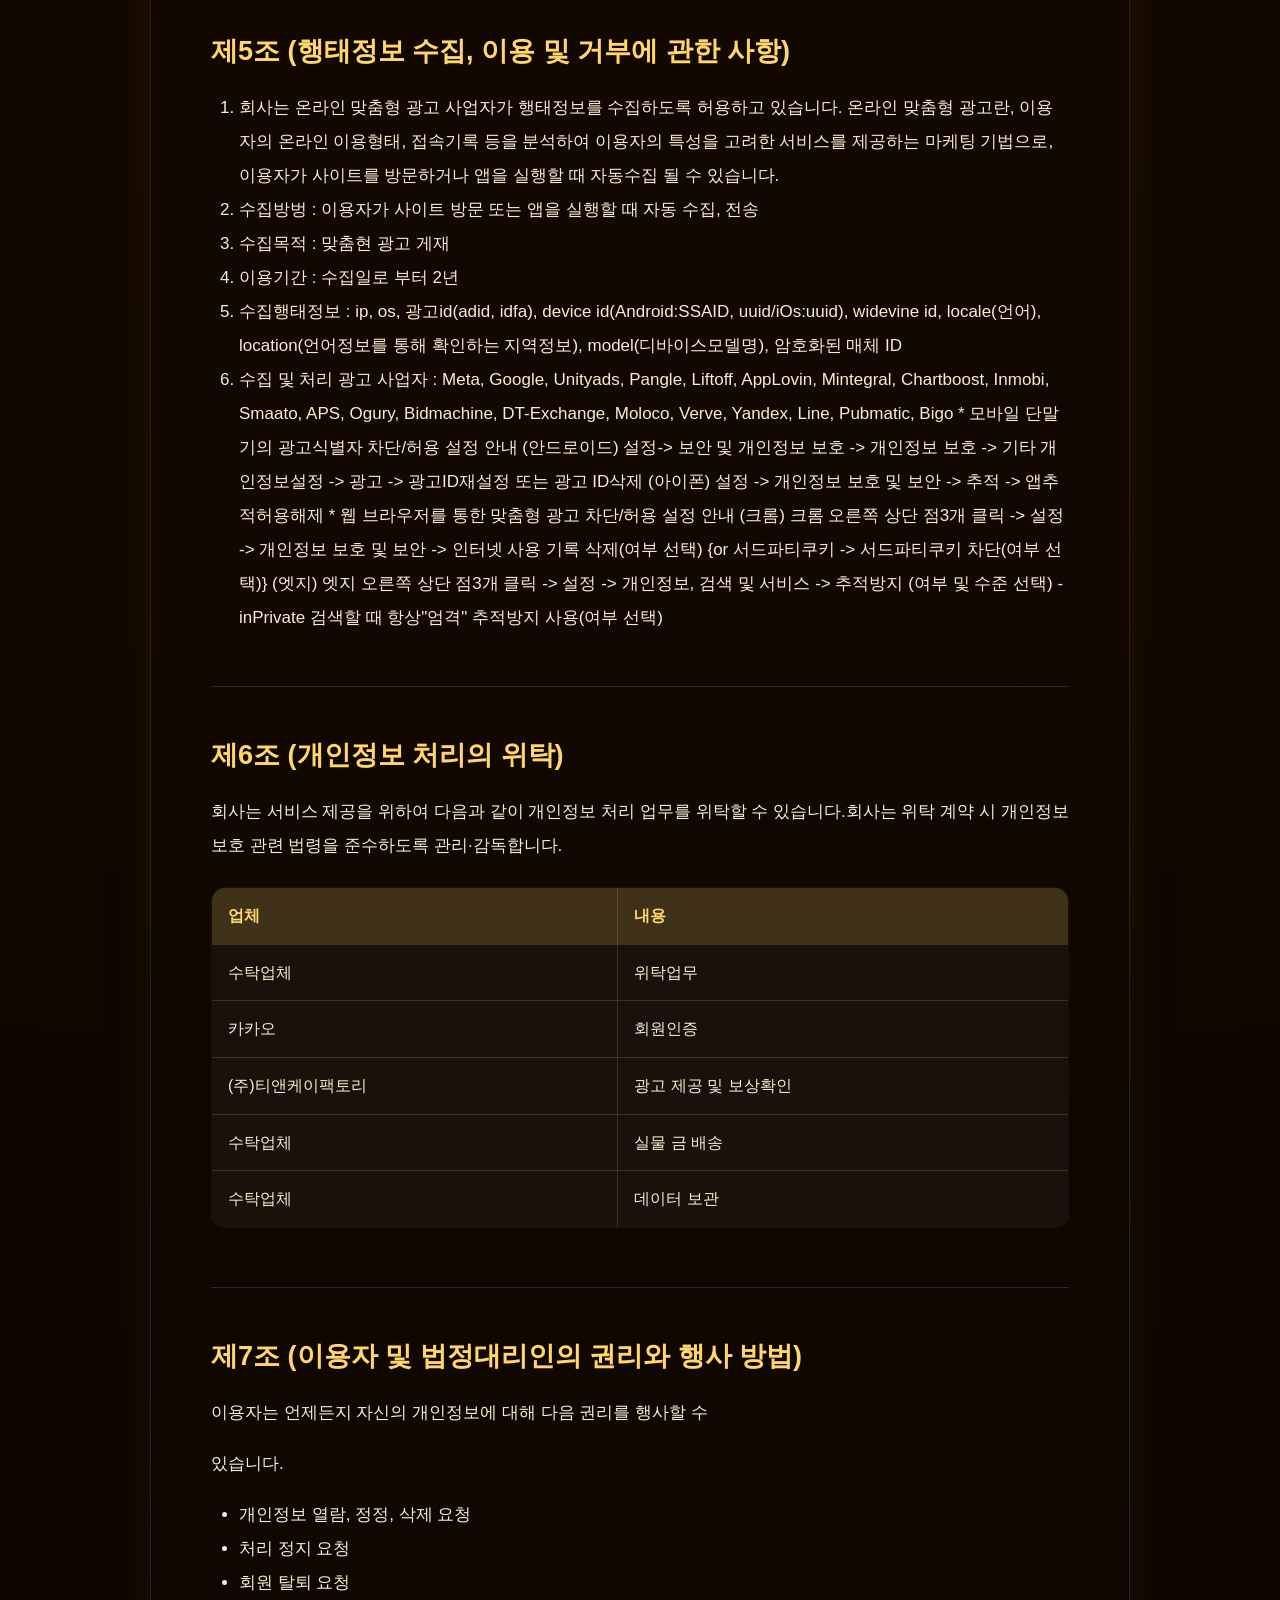
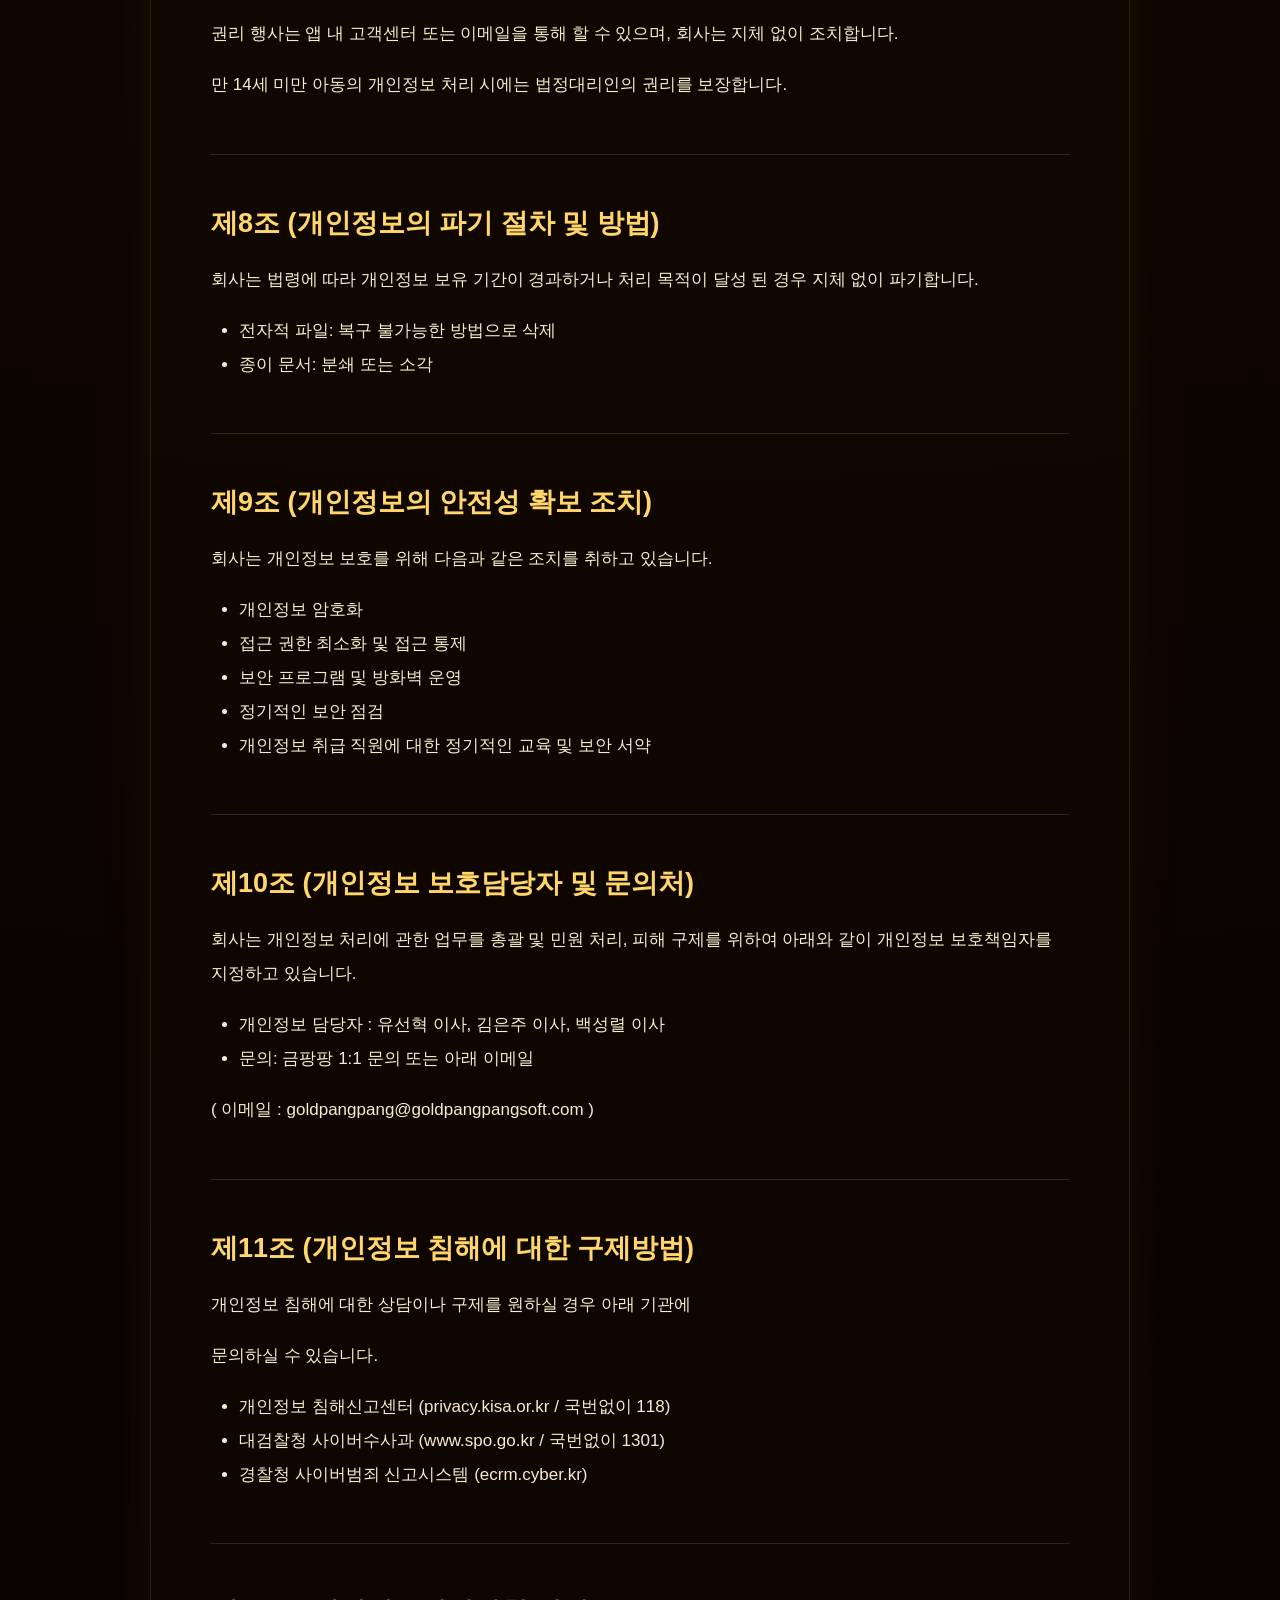
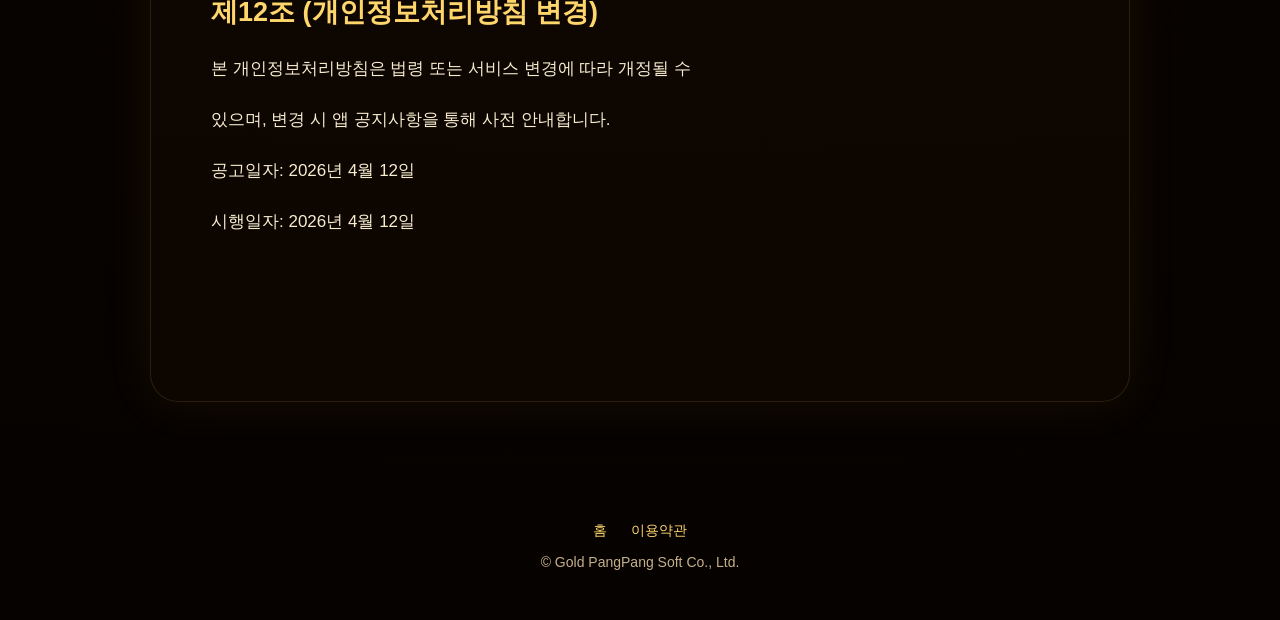
<file: privacy_full_fixed.html>
<!doctype html>
<html lang="ko">
<head>
<meta charset="utf-8">
<meta name="viewport" content="width=device-width, initial-scale=1">
<title>금팡팡 개인정보처리방침</title>

<style>
* {
    box-sizing:border-box;
}

body {
    margin:0;
    font-family:'Pretendard', 'Apple SD Gothic Neo', 'Noto Sans KR', sans-serif;
    background:
    radial-gradient(circle at top, #4d2600 0%, #120800 45%, #050200 100%);
    color:#fff3d0;
}

.site-header {
    position:sticky;
    top:0;
    z-index:999;
    background:rgba(0,0,0,0.88);
    border-bottom:1px solid rgba(255,215,100,0.15);
    backdrop-filter: blur(8px);
}

.header-inner {
    max-width:1200px;
    margin:0 auto;
    padding:16px 20px;
    display:flex;
    align-items:center;
}

.brand {
    display:flex;
    align-items:center;
    gap:12px;
    text-decoration:none;
    color:#ffd66b;
    font-weight:bold;
    font-size:26px;
}

.brand img {
    width:48px;
    height:48px;
    border-radius:12px;
}

.policy-page {
    padding:70px 20px;
}

.policy-container {
    max-width:980px;
    margin:0 auto;
    background:rgba(20,10,0,0.55);
    border:1px solid rgba(255,214,107,0.12);
    border-radius:28px;
    padding:60px;
    box-shadow:0 0 50px rgba(255,180,0,0.08);
}

.policy-container h1 {
    text-align:center;
    font-size:46px;
    color:#ffd66b;
    margin-bottom:50px;
}

.policy-intro {
    margin-bottom:55px;
    padding:28px;
    border-radius:20px;
    background:rgba(255,214,107,0.07);
    border:1px solid rgba(255,214,107,0.12);
}

.policy-article {
    margin-bottom:50px;
    padding-bottom:35px;
    border-bottom:1px solid rgba(255,214,107,0.15);
}

.policy-article:last-child {
    border-bottom:none;
}

.policy-article h2 {
    color:#ffd66b;
    font-size:27px;
    margin-bottom:22px;
}

.policy-article p,
.policy-article li {
    line-height:2;
    font-size:17px;
    color:#f8ecd0;
}

.policy-article ol,
.policy-article ul {
    padding-left:28px;
}

.table-wrap {
    width:100%;
    overflow-x:auto;
    margin:24px 0;
}

table {
    width:100%;
    border-collapse:collapse;
    background:rgba(255,255,255,0.04);
    border:1px solid rgba(255,214,107,0.18);
    border-radius:14px;
    overflow:hidden;
}

th, td {
    padding:15px 16px;
    border:1px solid rgba(255,214,107,0.16);
    text-align:left;
    line-height:1.6;
    color:#f8ecd0;
}

th {
    background:rgba(255,214,107,0.16);
    color:#ffd66b;
    font-weight:700;
}

.footer {
    text-align:center;
    padding:50px 20px;
    color:#c5b089;
    font-size:14px;
}

.footer-links {
    margin-bottom:14px;
}

.footer-links a {
    color:#ffd66b;
    text-decoration:none;
    margin:0 10px;
}

@media (max-width:768px) {
    .policy-container {
        padding:32px 22px;
    }

    .policy-container h1 {
        font-size:32px;
        margin-bottom:35px;
    }

    .policy-article h2 {
        font-size:21px;
    }

    .policy-article p,
    .policy-article li,
    th,
    td {
        font-size:15px;
        line-height:1.85;
    }

    .brand {
        font-size:22px;
    }
}
</style>
</head>

<body>

<header class="site-header">
    <div class="header-inner">
        <a class="brand" href="index.html">
            <img src="images/logo.png" alt="금팡팡 로고">
            <span>금팡팡</span>
        </a>
    </div>
</header>

<main class="policy-page">
    <section class="policy-container">

        <h1>개인정보처리방침</h1>

        <div class="policy-intro">
            <p>금팡팡소프트 주식회사(이하 “회사”)는「개인정보 보호법」,「정보통신망 이용촉진 및 정보보호 등에 관한 법률」등 관련 법령을 준수하며, 이용자의 개인정보를 보호하기 위하여 다음과 같은 개인정보처리방침을 수립·공개합니다.</p>
<p>본 개인정보처리방침은 회사가 제공하는 참여형 리워드 모바일 애플리케이션 금팡팡(이하 “서비스”)에 적용됩니다.</p>
        </div>

        
    <article class="policy-article">
        <h2>제1조 (수집하는 개인정보 항목 및 수집 방법)</h2>
        <ol>
<li>회사는 서비스 제공을 위하여 최소한의 개인정보만을 수집합니다.</li>
<li>회원가입 및 기본 서비스 이용 시 * 필수항목: 카카오 계정 식별값(회원번호), 닉네임 * 선택항목: 프로필 이미지 ※ 비밀번호는 회사가 직접 수집·저장하지 않습니다.</li>
<li>서비스 이용 과정에서 자동으로 수집되는 정보 * 기기정보(OS버전, 단말기 모델명, 앱 버전) * 광고 식별자 ID(ADID, IDFA 등) * IP 주소, 접속 로그, 앱 이용 기록, 부정 이용 기록, 쿠키 등</li>
<li>리워드 교환 및 실물 상품 제공 시 * 필수항목: 이름, 고유식별정보(주민등록번호 등), 휴대전화번호, 배송지 주소</li>
<li>추가로 수집 될 수 있는 항목(문의 및 고객센터 이용 시) * 이메일, 휴대전화번호, 닉네임, 서비스 이용 내역, 문의 내용, 첨부파일 등</li>
<li>법령상 의무 이행이 필요한 경우 (일시적 수집) * 소득세법 등 관계 법령에 따라 세무 신고가 필요한 경우, 고유식별정보(주민등록번호 등)를 교환 시점에 한하여 일시적으로 수집할 수 있습니다. * 해당 정보는 법적 목적 달성 후 즉시 파기됩니다. ※ 고유식별정보는 [소득세법] 제 21조(기타소득),</li>
</ol>

    </article>
    
    <article class="policy-article">
        <h2>제127조(원천징수의무)</h2>
        <p>,</p>

    </article>
    
    <article class="policy-article">
        <h2>제164조(지급명세서의 제출)</h2>
        <p>에 근거하여 원천징수 및 지급명세서 제출에</p>
<p>필요한 범위에서만 수집, 이용되며, 목적 달성 후 즉시 파기합니다.</p>

    </article>
    
    <article class="policy-article">
        <h2>제2조 (개인정보 수집 및 이용 목적)</h2>
        <p>회사는 수집한 개인정보를 다음 목적에 한하여 이용합니다.</p>
<ul>
<li>회원 식별 및 본인 확인</li>
<li>리워드 적립, 사용, 교환 처리</li>
<li>실물 상품 및 기프티콘 배송</li>
<li>부정 이용 방지 및 제재 처리</li>
<li>고객 문의 대응 및 민원 처리</li>
<li>서비스 개선 및 통계 분석</li>
<li>법령에 따른 의무 이행</li>
</ul>

    </article>
    
    <article class="policy-article">
        <h2>제3조 (개인정보 보유 및 이용 기간)</h2>
        <p>회사는 개인정보 보유 목적 달성 시까지 개인정보를 보유하며,</p>
<p>원칙적으로 목적 달성 후 지체 없이 파기합니다.</p>
<p>다만, 관계 법령에 따라 다음과 같이 보관할 수 있습니다.</p>
<div class="table-wrap"><table>
  <thead>
    <tr>
      <th>구분</th>
      <th>보유기간</th>
      <th>근거법령</th>
    </tr>
  </thead>
  <tbody>
    <tr>
      <td>계약 청약철회 기록</td>
      <td>5년</td>
      <td>전자상거래법</td>
    </tr>
    <tr>
      <td>대금 결제 및 재화 공급 기록</td>
      <td>5년</td>
      <td>전자상거래법</td>
    </tr>
    <tr>
      <td>소비자 불만 및 분쟁 처리 기록</td>
      <td>3년</td>
      <td>전자상거래법</td>
    </tr>
    <tr>
      <td>접속 로그</td>
      <td>3개월</td>
      <td>통신비밀보호법</td>
    </tr>
  </tbody>
</table></div>

    </article>
    
    <article class="policy-article">
        <h2>제4조 (개인정보의 제3자 제공)</h2>
        <p>회사는 원칙적으로 이용자의 개인정보를 제3자에게 제공하지</p>
<p>않습니다.</p>
<p>다만 다음의 경우에는 예외로 합니다.</p>
<ul>
<li>이용자가 사전에 제3자 제공에 명시적으로 동의한 경우</li>
<li>통계작성, 시장조사를 위하여 특정 개인을 알아볼 수 없는</li>
</ul>
<p>형태로 가공하여 제공하는 경우</p>
<ul>
<li>법령에 근거가 있거나, 수사기관이 법령에서 정한 절차와</li>
</ul>
<p>방법에 따라 요청하는 경우</p>

    </article>
    
    <article class="policy-article">
        <h2>제5조 (행태정보 수집, 이용 및 거부에 관한 사항)</h2>
        <ol>
<li>회사는 온라인 맞춤형 광고 사업자가 행태정보를 수집하도록 허용하고 있습니다. 온라인 맞춤형 광고란, 이용자의 온라인 이용형태, 접속기록 등을 분석하여 이용자의 특성을 고려한 서비스를 제공하는 마케팅 기법으로, 이용자가 사이트를 방문하거나 앱을 실행할 때 자동수집 될 수 있습니다.</li>
<li>수집방벙 : 이용자가 사이트 방문 또는 앱을 실행할 때 자동 수집, 전송</li>
<li>수집목적 : 맞춤현 광고 게재</li>
<li>이용기간 : 수집일로 부터 2년</li>
<li>수집행태정보 : ip, os, 광고id(adid, idfa), device id(Android:SSAID, uuid/iOs:uuid), widevine id, locale(언어), location(언어정보를 통해 확인하는 지역정보), model(디바이스모델명), 암호화된 매체 ID</li>
<li>수집 및 처리 광고 사업자 : Meta, Google, Unityads, Pangle, Liftoff, AppLovin, Mintegral, Chartboost, Inmobi, Smaato, APS, Ogury, Bidmachine, DT-Exchange, Moloco, Verve, Yandex, Line, Pubmatic, Bigo * 모바일 단말기의 광고식별자 차단/허용 설정 안내 (안드로이드) 설정-> 보안 및 개인정보 보호 -> 개인정보 보호 -> 기타 개인정보설정 -> 광고 -> 광고ID재설정 또는 광고 ID삭제 (아이폰) 설정 -> 개인정보 보호 및 보안 -> 추적 -> 앱추적허용해제 * 웹 브라우저를 통한 맞춤형 광고 차단/허용 설정 안내 (크롬) 크롬 오른쪽 상단 점3개 클릭 -> 설정 -> 개인정보 보호 및 보안 -> 인터넷 사용 기록 삭제(여부 선택) {or 서드파티쿠키 -> 서드파티쿠키 차단(여부 선택)} (엣지) 엣지 오른쪽 상단 점3개 클릭 -> 설정 -> 개인정보, 검색 및 서비스 -> 추적방지 (여부 및 수준 선택) - inPrivate 검색할 때 항상"엄격" 추적방지 사용(여부 선택)</li>
</ol>

    </article>
    
    <article class="policy-article">
        <h2>제6조 (개인정보 처리의 위탁)</h2>
        <p>회사는 서비스 제공을 위하여 다음과 같이 개인정보 처리 업무를 위탁할 수 있습니다.회사는 위탁 계약 시 개인정보 보호 관련 법령을 준수하도록 관리·감독합니다.</p>
<div class="table-wrap"><table>
  <thead>
    <tr>
      <th>업체</th>
      <th>내용</th>
    </tr>
  </thead>
  <tbody>
    <tr>
      <td>수탁업체</td>
      <td>위탁업무</td>
    </tr>
    <tr>
      <td>카카오</td>
      <td>회원인증</td>
    </tr>
    <tr>
      <td>(주)티앤케이팩토리</td>
      <td>광고 제공 및 보상확인</td>
    </tr>
    <tr>
      <td>수탁업체</td>
      <td>실물 금 배송</td>
    </tr>
    <tr>
      <td>수탁업체</td>
      <td>데이터 보관</td>
    </tr>
  </tbody>
</table></div>

    </article>
    
    <article class="policy-article">
        <h2>제7조 (이용자 및 법정대리인의 권리와 행사 방법)</h2>
        <p>이용자는 언제든지 자신의 개인정보에 대해 다음 권리를 행사할 수</p>
<p>있습니다.</p>
<ul>
<li>개인정보 열람, 정정, 삭제 요청</li>
<li>처리 정지 요청</li>
<li>회원 탈퇴 요청</li>
</ul>
<p>권리 행사는 앱 내 고객센터 또는 이메일을 통해 할 수 있으며, 회사는 지체 없이 조치합니다.</p>
<p>만 14세 미만 아동의 개인정보 처리 시에는 법정대리인의 권리를 보장합니다.</p>

    </article>
    
    <article class="policy-article">
        <h2>제8조 (개인정보의 파기 절차 및 방법)</h2>
        <p>회사는 법령에 따라 개인정보 보유 기간이 경과하거나 처리 목적이 달성 된 경우 지체 없이 파기합니다.</p>
<ul>
<li>전자적 파일: 복구 불가능한 방법으로 삭제</li>
<li>종이 문서: 분쇄 또는 소각</li>
</ul>

    </article>
    
    <article class="policy-article">
        <h2>제9조 (개인정보의 안전성 확보 조치)</h2>
        <p>회사는 개인정보 보호를 위해 다음과 같은 조치를 취하고 있습니다.</p>
<ul>
<li>개인정보 암호화</li>
<li>접근 권한 최소화 및 접근 통제</li>
<li>보안 프로그램 및 방화벽 운영</li>
<li>정기적인 보안 점검</li>
<li>개인정보 취급 직원에 대한 정기적인 교육 및 보안 서약</li>
</ul>

    </article>
    
    <article class="policy-article">
        <h2>제10조 (개인정보 보호담당자 및 문의처)</h2>
        <p>회사는 개인정보 처리에 관한 업무를 총괄 및 민원 처리, 피해 구제를 위하여 아래와 같이 개인정보 보호책임자를 지정하고 있습니다.</p>
<ul>
<li>개인정보 담당자 : 유선혁 이사, 김은주 이사, 백성렬 이사</li>
<li>문의: 금팡팡 1:1 문의 또는 아래 이메일</li>
</ul>
<p>(  이메일 : goldpangpang@goldpangpangsoft.com  )</p>

    </article>
    
    <article class="policy-article">
        <h2>제11조 (개인정보 침해에 대한 구제방법)</h2>
        <p>개인정보 침해에 대한 상담이나 구제를 원하실 경우 아래 기관에</p>
<p>문의하실 수 있습니다.</p>
<ul>
<li>개인정보 침해신고센터 (privacy.kisa.or.kr / 국번없이 118)</li>
<li>대검찰청 사이버수사과 (www.spo.go.kr / 국번없이 1301)</li>
<li>경찰청 사이버범죄 신고시스템 (ecrm.cyber.kr)</li>
</ul>

    </article>
    
    <article class="policy-article">
        <h2>제12조 (개인정보처리방침 변경)</h2>
        <p>본 개인정보처리방침은 법령 또는 서비스 변경에 따라 개정될 수</p>
<p>있으며, 변경 시 앱 공지사항을 통해 사전 안내합니다.</p>
<p>공고일자: 2026년 4월  12일</p>
<p>시행일자: 2026년 4월  12일</p>

    </article>
    

    </section>
</main>

<footer class="footer">
    <div class="footer-links">
        <a href="index.html">홈</a>
        <a href="terms_full_fixed.html">이용약관</a>
    </div>
    © Gold PangPang Soft Co., Ltd.
</footer>

</body>
</html>
</file>
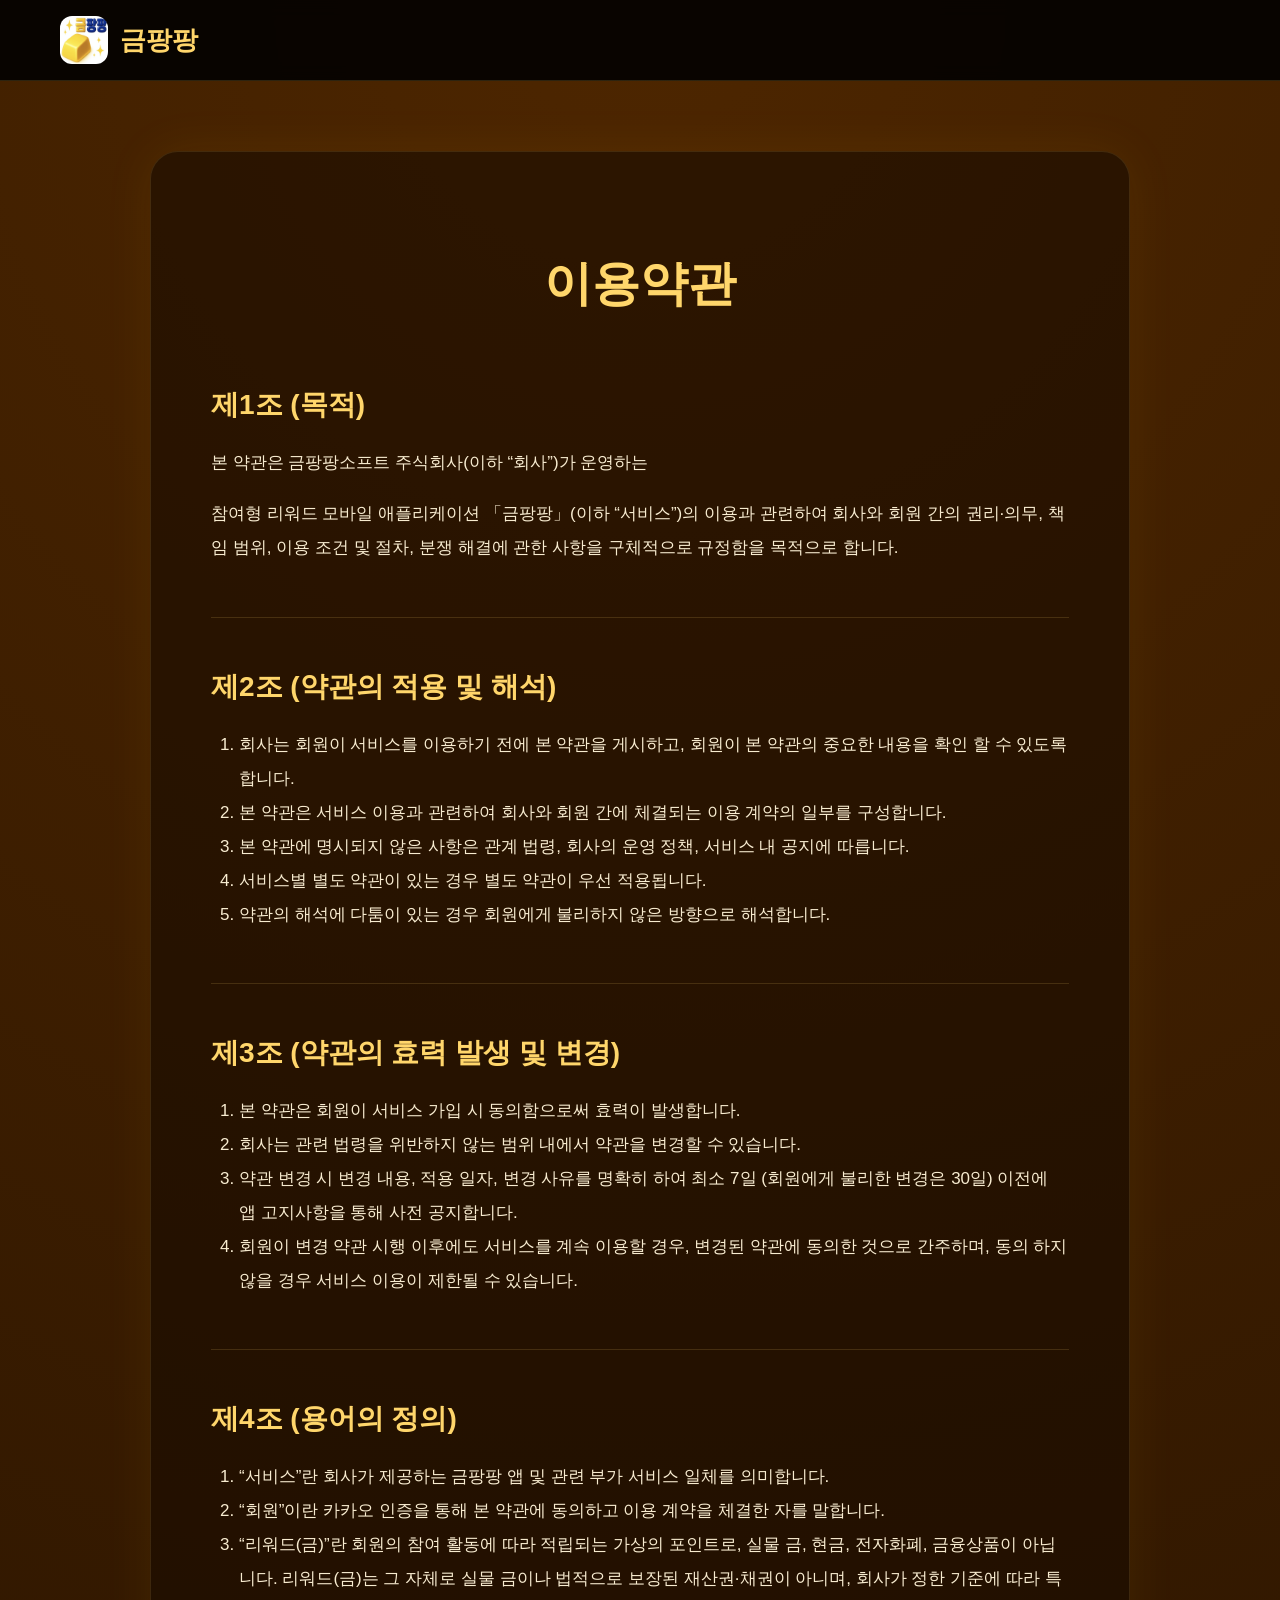
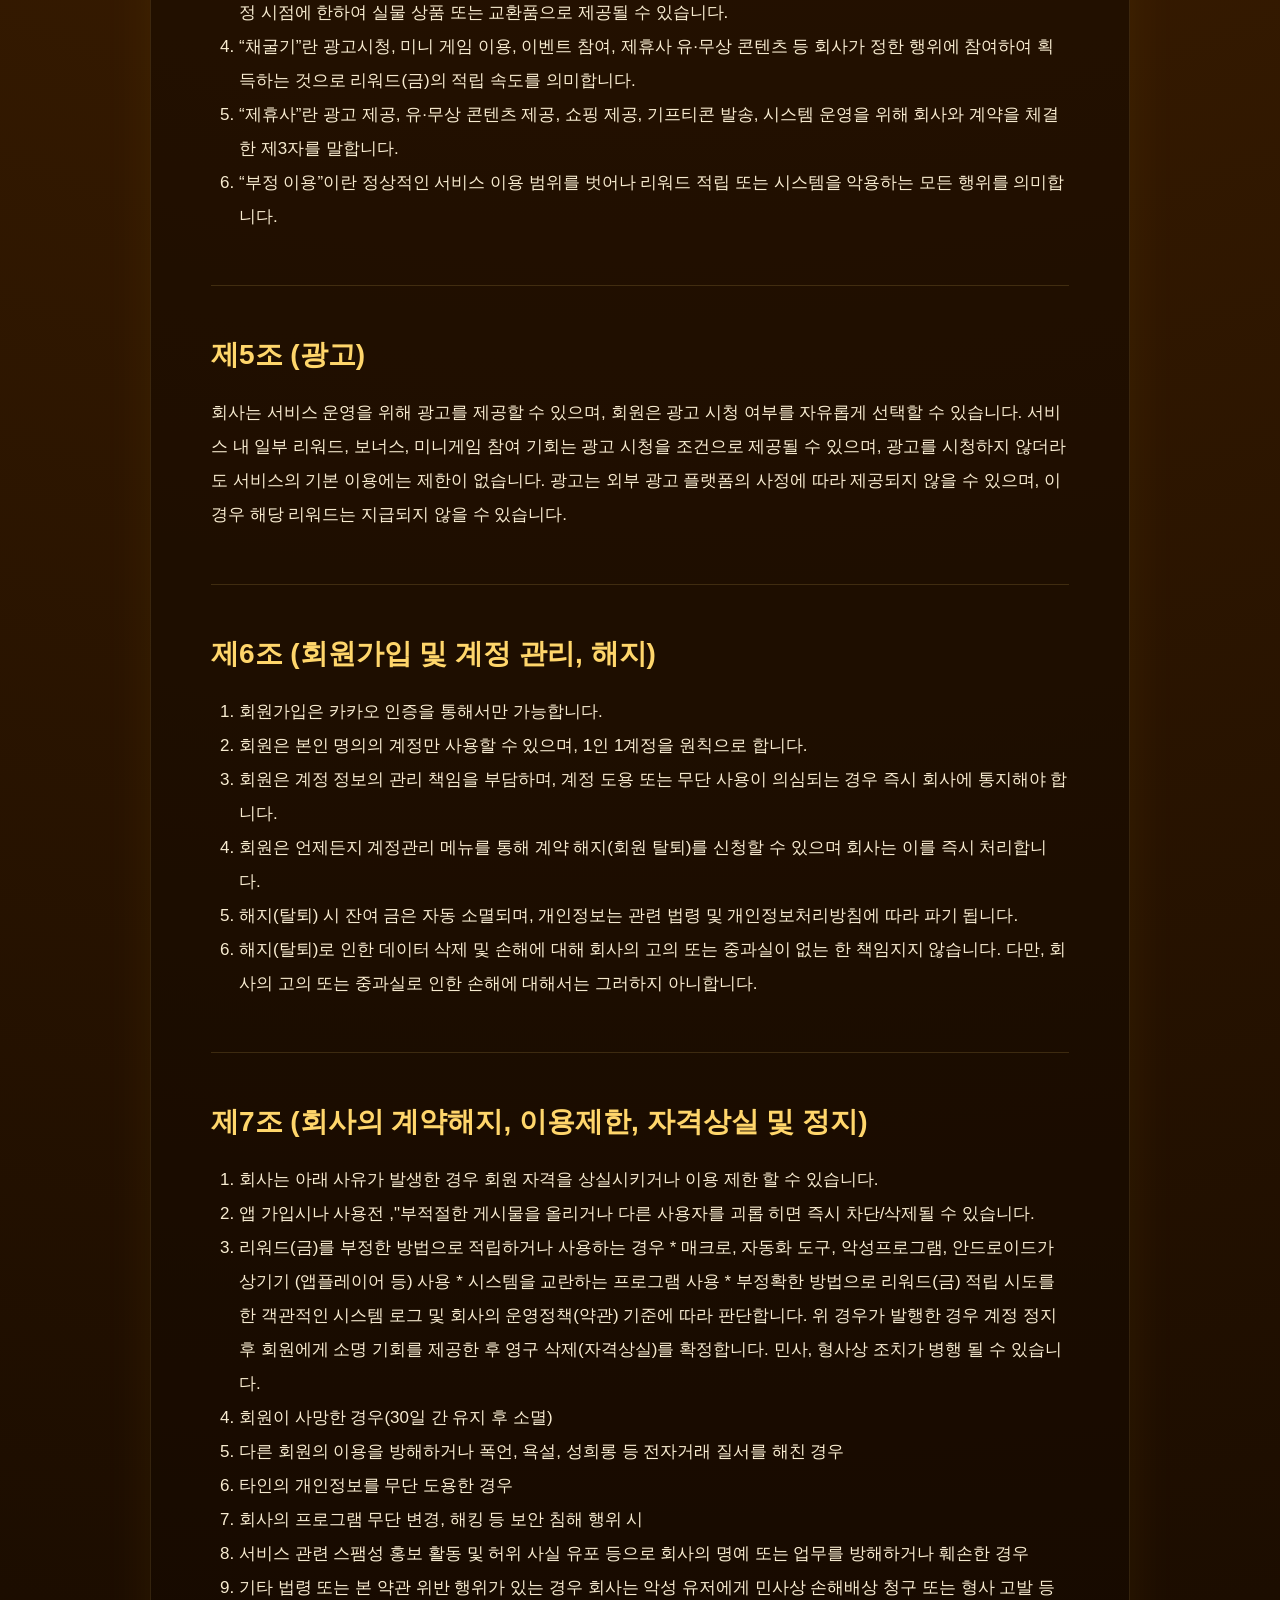
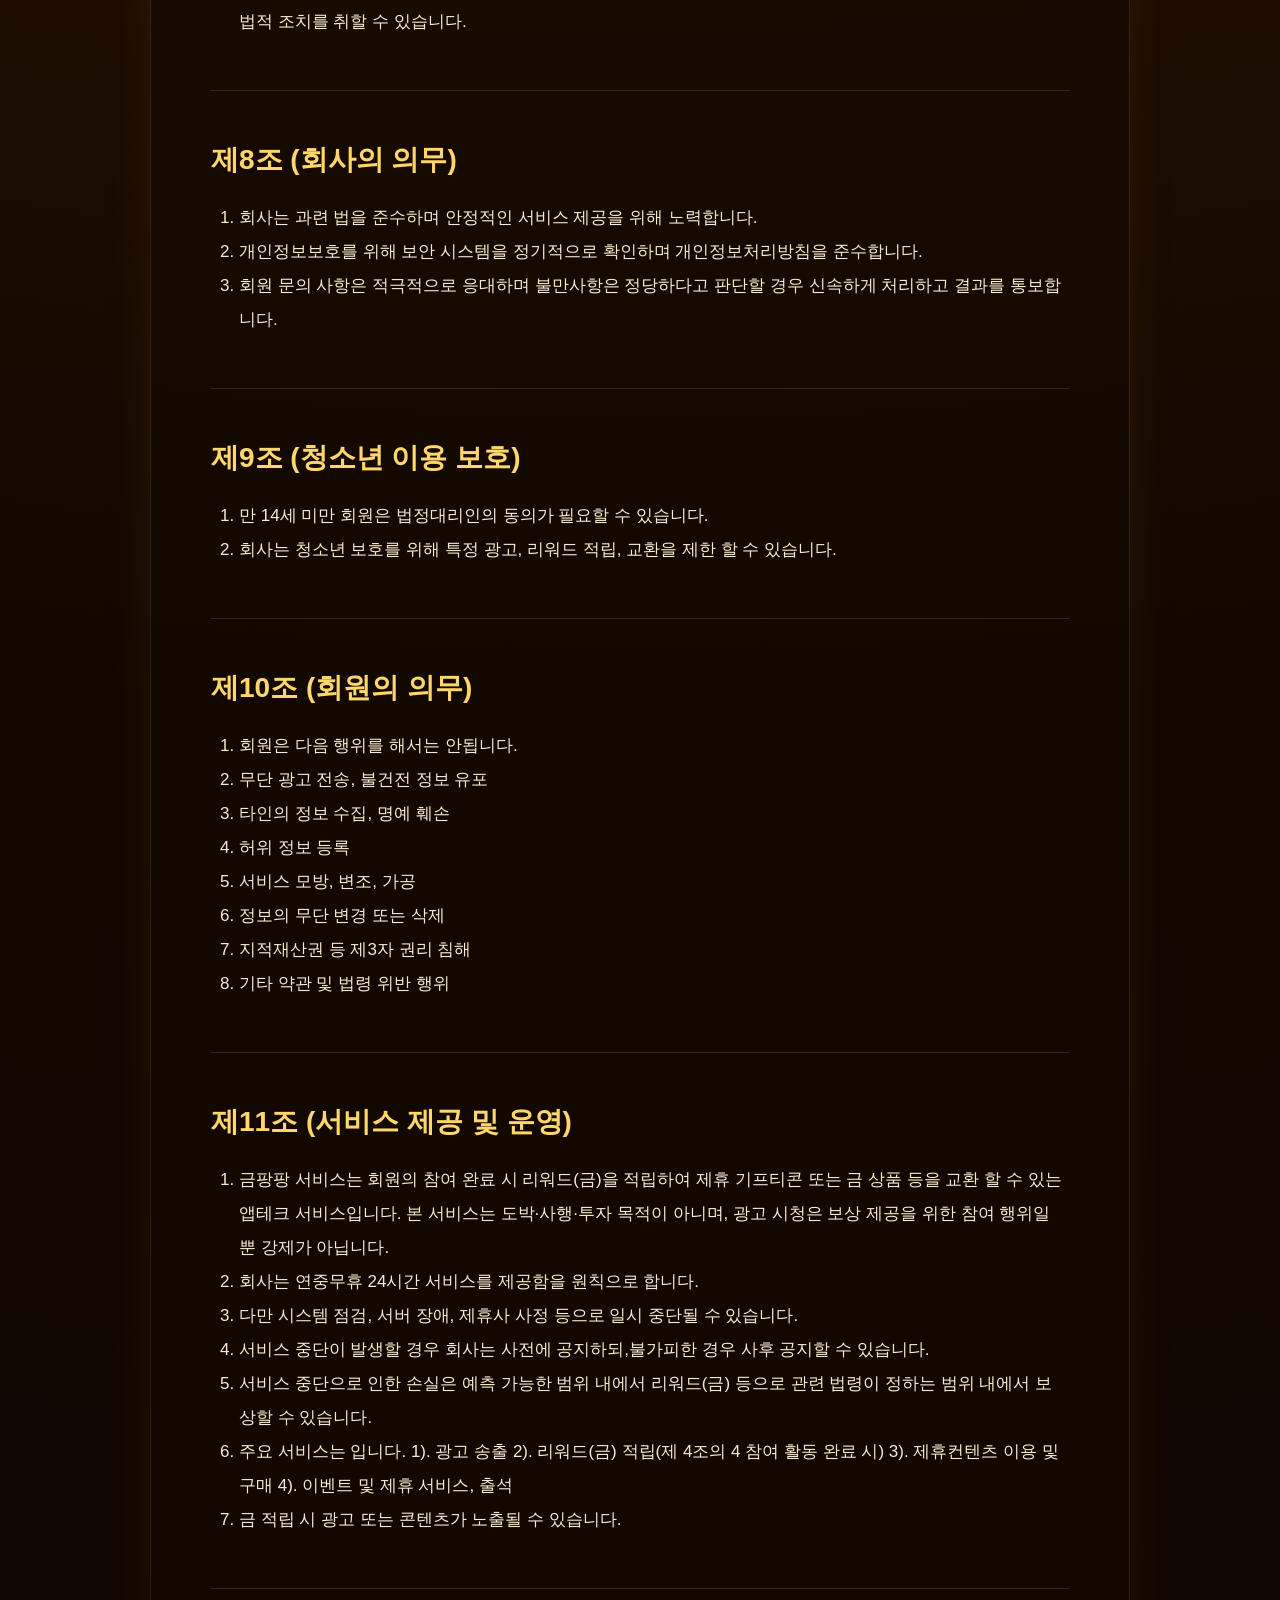
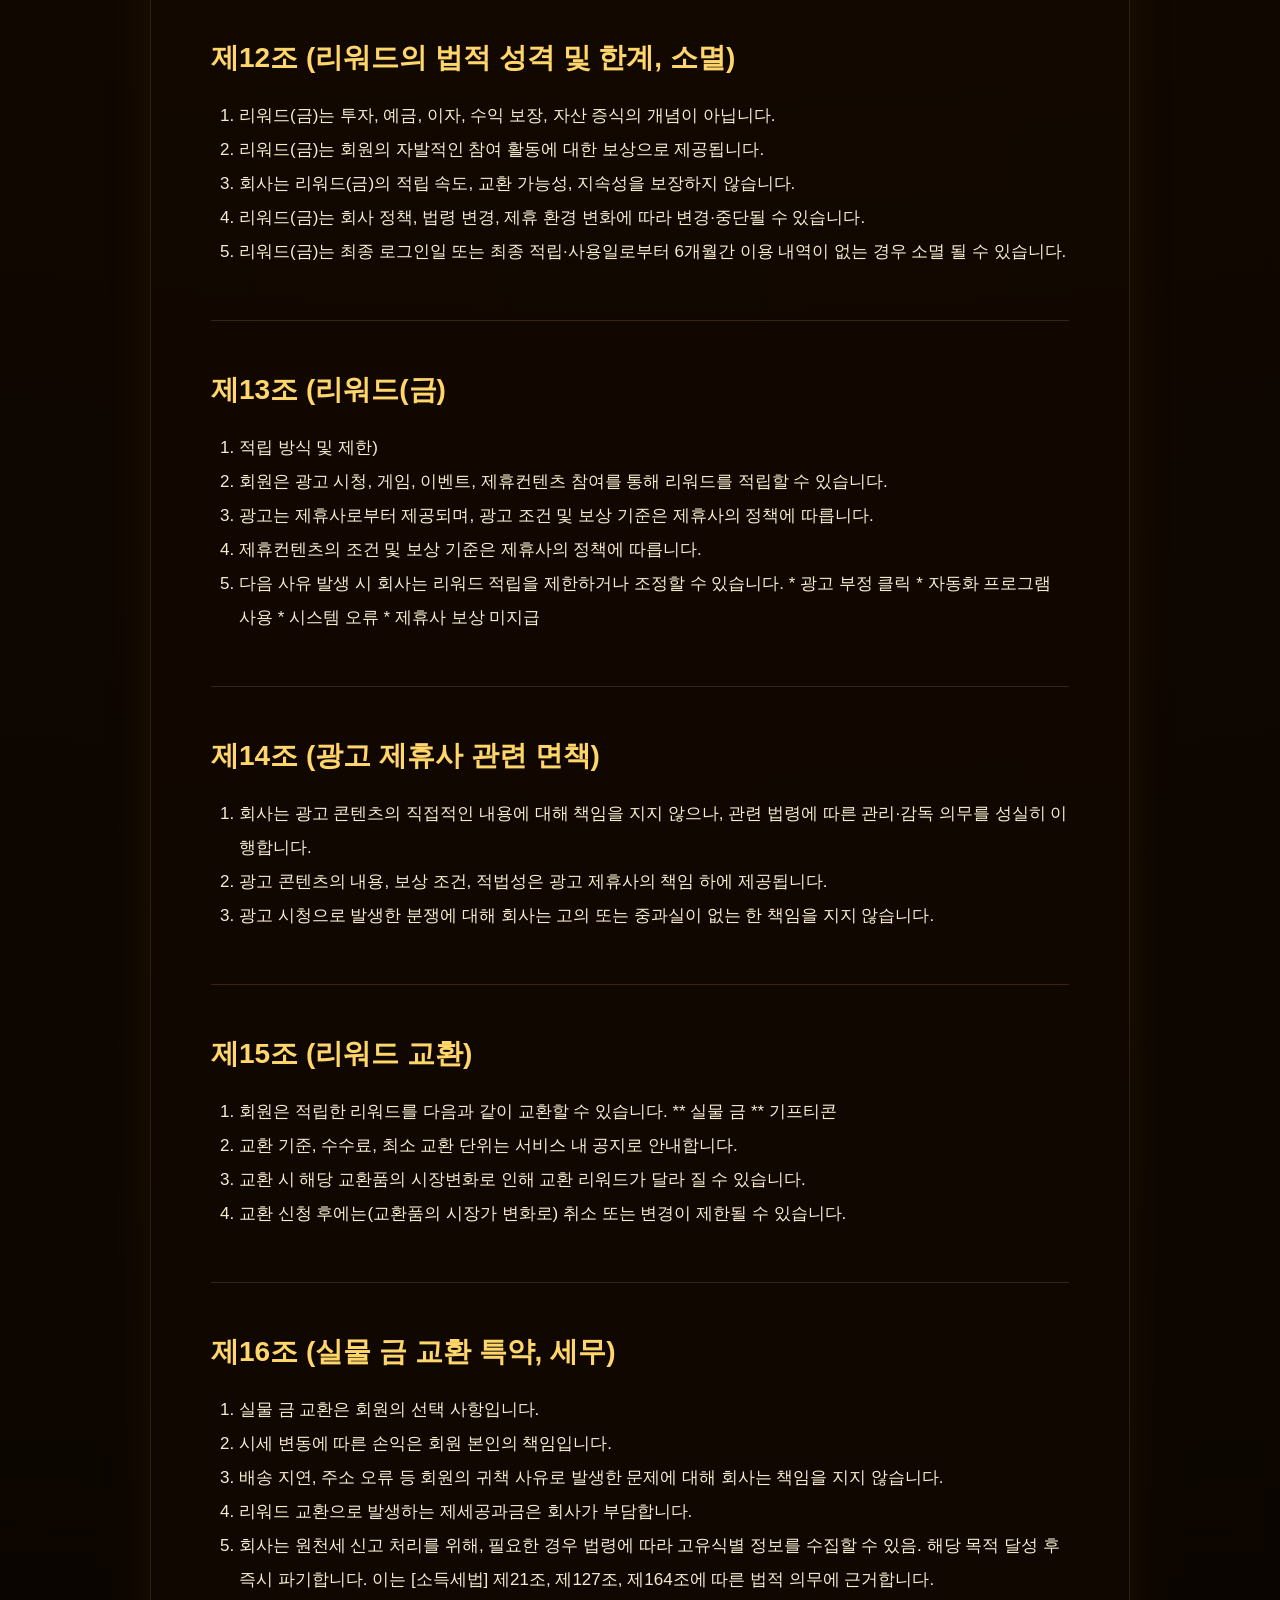
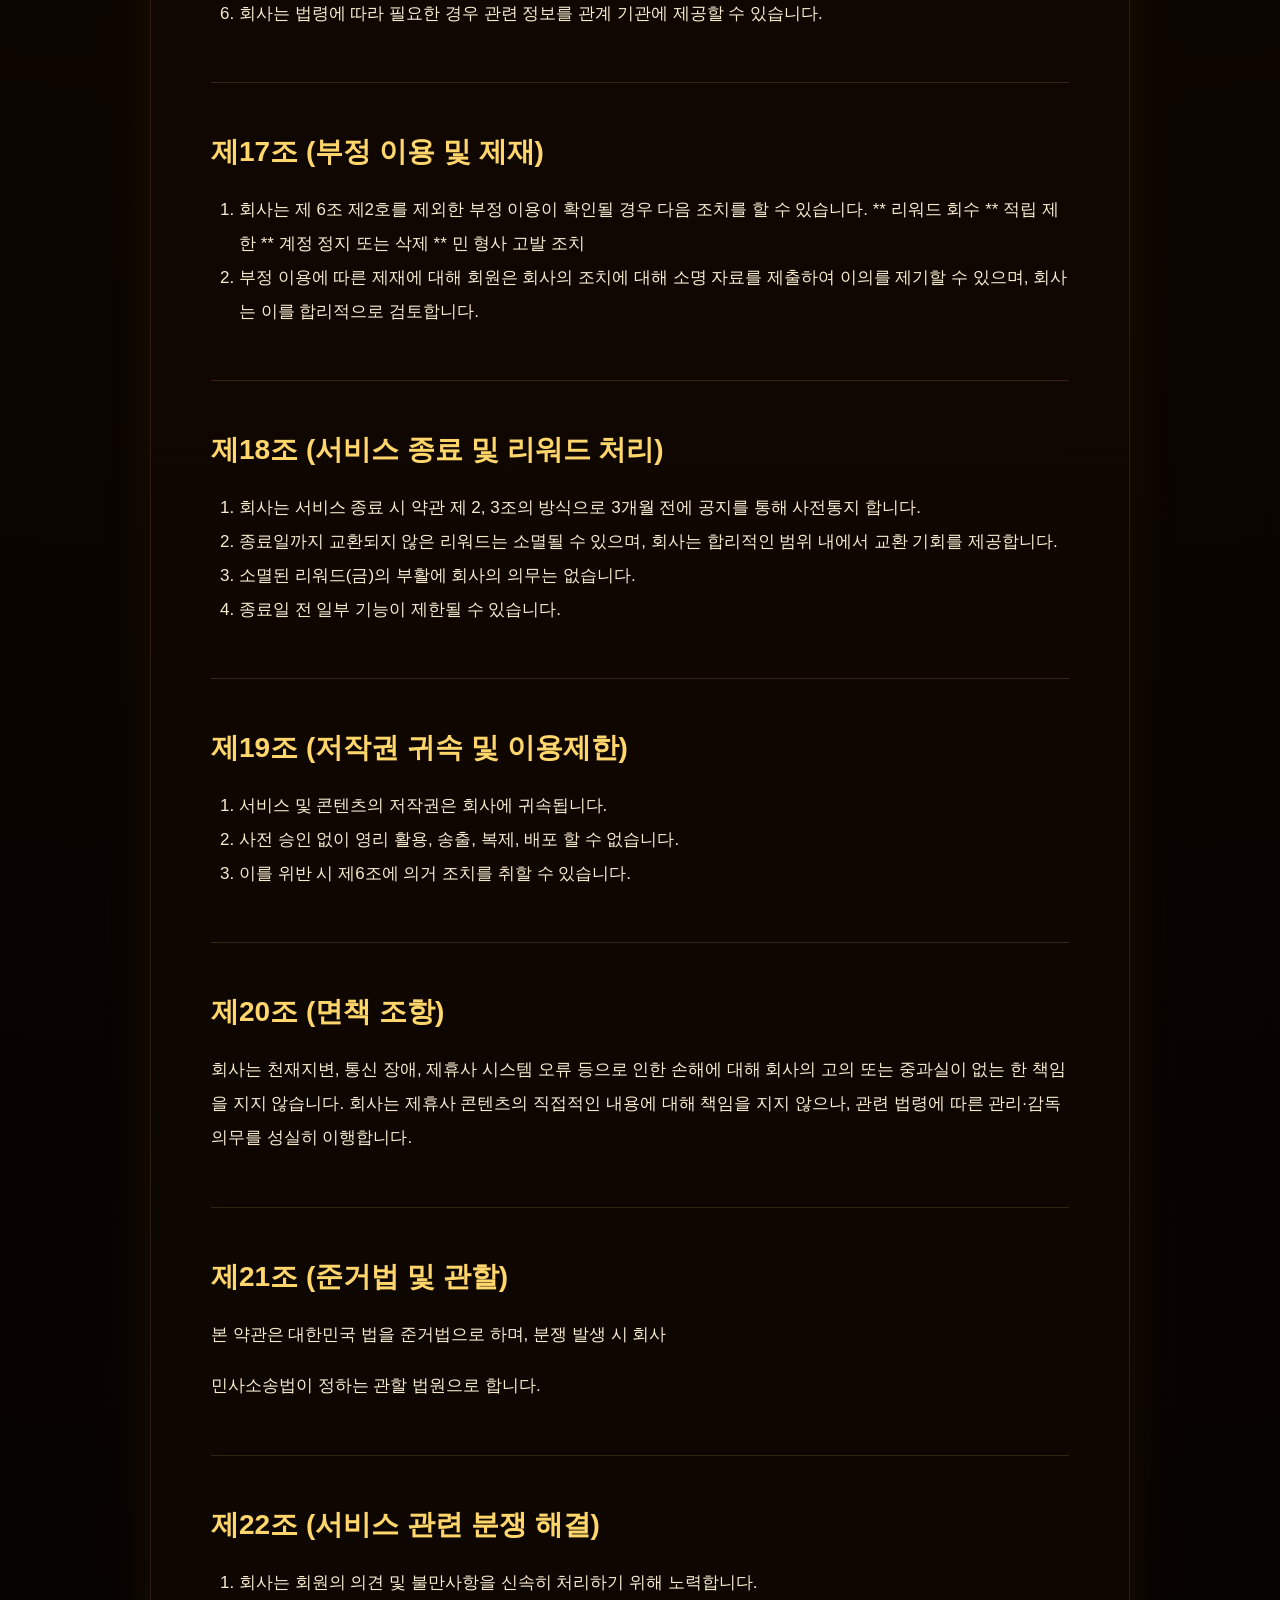
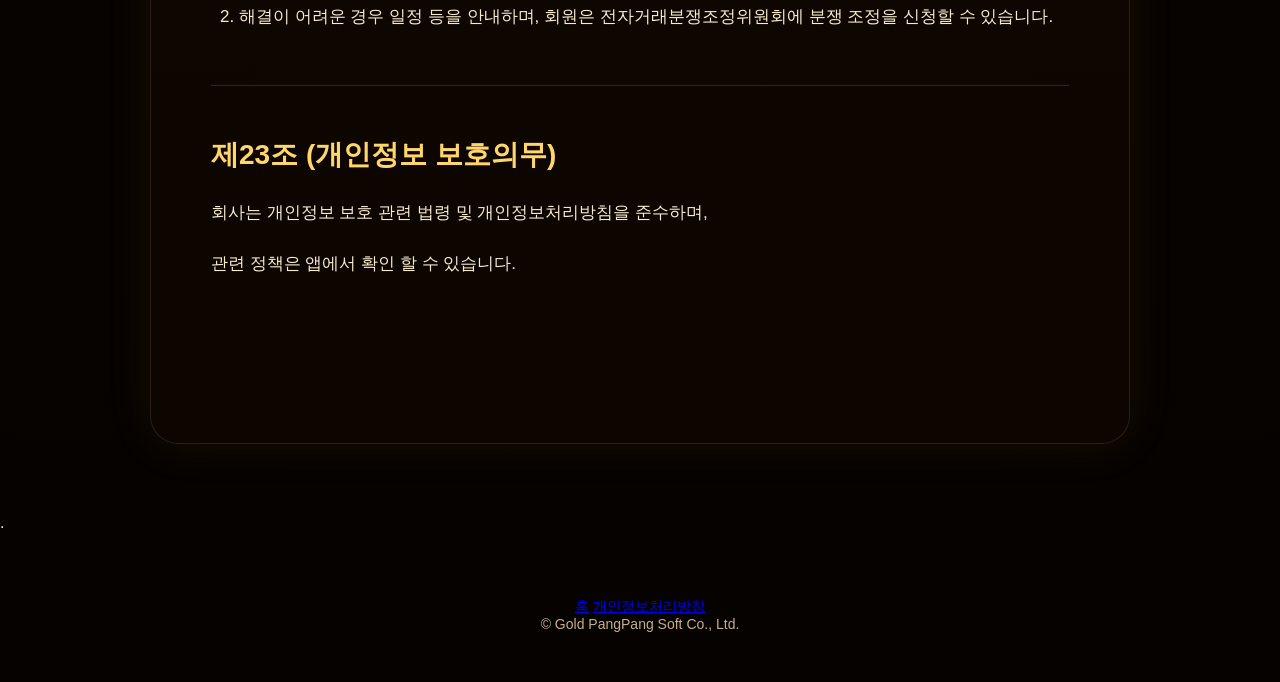
<file: terms_full_fixed.html>
<!doctype html>
<html lang="ko">
<head>
<meta charset="utf-8">
<meta name="viewport" content="width=device-width, initial-scale=1">
<title>금팡팡 이용약관</title>

<style>
* {
    box-sizing:border-box;
}

body {
    margin:0;
    font-family:'Pretendard', sans-serif;
    background:
    radial-gradient(circle at top, #4d2600 0%, #120800 45%, #050200 100%);
    color:#fff3d0;
}

.site-header {
    position:sticky;
    top:0;
    z-index:999;
    background:rgba(0,0,0,0.88);
    border-bottom:1px solid rgba(255,215,100,0.15);
    backdrop-filter: blur(8px);
}

.header-inner {
    max-width:1200px;
    margin:0 auto;
    padding:16px 20px;
    display:flex;
    align-items:center;
}

.brand {
    display:flex;
    align-items:center;
    gap:12px;
    text-decoration:none;
    color:#ffd66b;
    font-weight:bold;
    font-size:26px;
}

.brand img {
    width:48px;
    height:48px;
    border-radius:12px;
}

.terms-page {
    padding:70px 20px;
}

.terms-container {
    max-width:980px;
    margin:0 auto;
    background:rgba(20,10,0,0.55);
    border:1px solid rgba(255,214,107,0.12);
    border-radius:28px;
    padding:60px;
    box-shadow:0 0 50px rgba(255,180,0,0.08);
}

.terms-container h1 {
    text-align:center;
    font-size:48px;
    color:#ffd66b;
    margin-bottom:70px;
}

.terms-article {
    margin-bottom:50px;
    padding-bottom:35px;
    border-bottom:1px solid rgba(255,214,107,0.15);
}

.terms-article:last-child {
    border-bottom:none;
}

.terms-article h2 {
    color:#ffd66b;
    font-size:28px;
    margin-bottom:22px;
}

.terms-article p,
.terms-article li {
    line-height:2;
    font-size:17px;
    color:#f8ecd0;
}

.terms-article ol {
    padding-left:28px;
}

.footer {
    text-align:center;
    padding:50px 20px;
    color:#c5b089;
    font-size:14px;
}

@media (max-width:768px) {

    .terms-container {
        padding:32px 22px;
    }

    .terms-container h1 {
        font-size:34px;
        margin-bottom:40px;
    }

    .terms-article h2 {
        font-size:22px;
    }

    .terms-article p,
    .terms-article li {
        font-size:15px;
        line-height:1.9;
    }

    .brand {
        font-size:22px;
    }
}
</style>
</head>

<body>

<header class="site-header">
    <div class="header-inner">
        <a class="brand" href="index.html">
            <img src="images/logo.png" alt="금팡팡 로고">
            <span>금팡팡</span>
        </a>
    </div>
</header>

<main class="terms-page">
    <section class="terms-container">

        <h1>이용약관</h1>

        
    <article class="terms-article">
        <h2>제1조 (목적)</h2>
        <p>본 약관은 금팡팡소프트 주식회사(이하 “회사”)가 운영하는</p>
<p>참여형 리워드 모바일 애플리케이션 「금팡팡」(이하 “서비스”)의 이용과 관련하여 회사와 회원 간의 권리·의무, 책임 범위, 이용 조건 및 절차, 분쟁 해결에 관한 사항을 구체적으로 규정함을 목적으로 합니다.</p>

    </article>
    
    <article class="terms-article">
        <h2>제2조 (약관의 적용 및 해석)</h2>
        <ol>
<li>회사는 회원이 서비스를 이용하기 전에 본 약관을 게시하고, 회원이 본 약관의 중요한 내용을 확인 할 수 있도록 합니다.</li>
<li>본 약관은 서비스 이용과 관련하여 회사와 회원 간에 체결되는 이용 계약의 일부를 구성합니다.</li>
<li>본 약관에 명시되지 않은 사항은 관계 법령, 회사의 운영 정책, 서비스 내 공지에 따릅니다.</li>
<li>서비스별 별도 약관이 있는 경우 별도 약관이 우선 적용됩니다.</li>
<li>약관의 해석에 다툼이 있는 경우 회원에게 불리하지 않은 방향으로 해석합니다.</li>
</ol>

    </article>
    
    <article class="terms-article">
        <h2>제3조 (약관의 효력 발생 및 변경)</h2>
        <ol>
<li>본 약관은 회원이 서비스 가입 시 동의함으로써 효력이 발생합니다.</li>
<li>회사는 관련 법령을 위반하지 않는 범위 내에서 약관을 변경할 수 있습니다.</li>
<li>약관 변경 시 변경 내용, 적용 일자, 변경 사유를 명확히 하여 최소 7일 (회원에게 불리한 변경은 30일) 이전에 앱 고지사항을 통해 사전 공지합니다.</li>
<li>회원이 변경 약관 시행 이후에도 서비스를 계속 이용할 경우, 변경된 약관에 동의한 것으로 간주하며, 동의 하지 않을 경우 서비스 이용이 제한될 수 있습니다.</li>
</ol>

    </article>
    
    <article class="terms-article">
        <h2>제4조 (용어의 정의)</h2>
        <ol>
<li>“서비스”란 회사가 제공하는 금팡팡 앱 및 관련 부가 서비스 일체를 의미합니다.</li>
<li>“회원”이란 카카오 인증을 통해 본 약관에 동의하고 이용 계약을 체결한 자를 말합니다.</li>
<li>“리워드(금)”란 회원의 참여 활동에 따라 적립되는 가상의 포인트로, 실물 금, 현금, 전자화폐, 금융상품이 아닙니다. 리워드(금)는 그 자체로 실물 금이나 법적으로 보장된 재산권·채권이 아니며, 회사가 정한 기준에 따라 특정 시점에 한하여 실물 상품 또는 교환품으로 제공될 수 있습니다.</li>
<li>“채굴기”란 광고시청, 미니 게임 이용, 이벤트 참여, 제휴사 유·무상 콘텐츠 등 회사가 정한 행위에 참여하여 획득하는 것으로 리워드(금)의 적립 속도를 의미합니다.</li>
<li>“제휴사”란 광고 제공, 유·무상 콘텐츠 제공, 쇼핑 제공, 기프티콘 발송, 시스템 운영을 위해 회사와 계약을 체결한 제3자를 말합니다.</li>
<li>“부정 이용”이란 정상적인 서비스 이용 범위를 벗어나 리워드 적립 또는 시스템을 악용하는 모든 행위를 의미합니다.</li>
</ol>

    </article>
    
    <article class="terms-article">
        <h2>제5조 (광고)</h2>
        <p>회사는 서비스 운영을 위해 광고를 제공할 수 있으며, 회원은 광고 시청 여부를 자유롭게 선택할 수 있습니다. 서비스 내 일부 리워드, 보너스, 미니게임 참여 기회는 광고 시청을 조건으로 제공될 수 있으며, 광고를 시청하지 않더라도 서비스의 기본 이용에는 제한이 없습니다. 광고는 외부 광고 플랫폼의 사정에 따라 제공되지 않을 수 있으며, 이 경우 해당 리워드는 지급되지 않을 수 있습니다.</p>

    </article>
    
    <article class="terms-article">
        <h2>제6조 (회원가입 및 계정 관리, 해지)</h2>
        <ol>
<li>회원가입은 카카오 인증을 통해서만 가능합니다.</li>
<li>회원은 본인 명의의 계정만 사용할 수 있으며, 1인 1계정을 원칙으로 합니다.</li>
<li>회원은 계정 정보의 관리 책임을 부담하며, 계정 도용 또는 무단 사용이 의심되는 경우 즉시 회사에 통지해야 합니다.</li>
<li>회원은 언제든지 계정관리 메뉴를 통해 계약 해지(회원 탈퇴)를 신청할 수 있으며 회사는 이를 즉시 처리합니다.</li>
<li>해지(탈퇴) 시 잔여 금은 자동 소멸되며, 개인정보는 관련 법령 및 개인정보처리방침에 따라 파기 됩니다.</li>
<li>해지(탈퇴)로 인한 데이터 삭제 및 손해에 대해 회사의 고의 또는 중과실이 없는 한 책임지지 않습니다. 다만, 회사의 고의 또는 중과실로 인한 손해에 대해서는 그러하지 아니합니다.</li>
</ol>

    </article>
    
    <article class="terms-article">
        <h2>제7조 (회사의 계약해지, 이용제한, 자격상실 및 정지)</h2>
        <ol>
<li>회사는 아래 사유가 발생한 경우 회원 자격을 상실시키거나 이용 제한 할 수 있습니다.</li>
<li>﻿앱 가입시나 사용전 ,"부적절한 게시물을 올리거나 다른 사용자를 괴롭 히면 즉시 차단/삭제될 수 있습니다.</li>
<li>리워드(금)를 부정한 방법으로 적립하거나 사용하는 경우 *  매크로, 자동화 도구, 악성프로그램, 안드로이드가상기기 (앱플레이어 등) 사용 * 시스템을 교란하는 프로그램 사용 * 부정확한 방법으로 리워드(금) 적립 시도를 한 객관적인 시스템 로그 및 회사의 운영정책(약관) 기준에 따라 판단합니다. 위 경우가 발행한 경우 계정 정지 후 회원에게 소명 기회를 제공한 후 영구 삭제(자격상실)를 확정합니다. 민사, 형사상 조치가 병행 될 수 있습니다.</li>
<li>회원이 사망한 경우(30일 간 유지 후 소멸)</li>
<li>다른 회원의 이용을 방해하거나 폭언, 욕설, 성희롱 등 전자거래 질서를 해친 경우</li>
<li>타인의 개인정보를 무단 도용한 경우</li>
<li>회사의 프로그램 무단 변경, 해킹 등 보안 침해 행위 시</li>
<li>서비스 관련 스팸성 홍보 활동 및 허위 사실 유포 등으로 회사의 명예 또는 업무를 방해하거나 훼손한 경우</li>
<li>기타 법령 또는 본 약관 위반 행위가 있는 경우 회사는 악성 유저에게 민사상 손해배상 청구 또는 형사 고발 등 법적 조치를 취할 수 있습니다.</li>
</ol>

    </article>
    
    <article class="terms-article">
        <h2>제8조 (회사의 의무)</h2>
        <ol>
<li>회사는 과련 법을 준수하며 안정적인 서비스 제공을 위해 노력합니다.</li>
<li>개인정보보호를 위해 보안 시스템을 정기적으로 확인하며 개인정보처리방침을 준수합니다.</li>
<li>회원 문의 사항은 적극적으로 응대하며 불만사항은 정당하다고 판단할 경우 신속하게 처리하고 결과를 통보합니다.</li>
</ol>

    </article>
    
    <article class="terms-article">
        <h2>제9조 (청소년 이용 보호)</h2>
        <ol>
<li>만 14세 미만 회원은 법정대리인의 동의가 필요할 수 있습니다.</li>
<li>회사는 청소년 보호를 위해 특정 광고, 리워드 적립, 교환을 제한 할 수 있습니다.</li>
</ol>

    </article>
    
    <article class="terms-article">
        <h2>제10조 (회원의 의무)</h2>
        <ol>
<li>회원은 다음 행위를 해서는 안됩니다.</li>
<li>무단 광고 전송, 불건전 정보 유포</li>
<li>타인의 정보 수집, 명예 훼손</li>
<li>허위 정보 등록</li>
<li>서비스 모방, 변조, 가공</li>
<li>정보의 무단 변경 또는 삭제</li>
<li>지적재산권 등 제3자 권리 침해</li>
<li>기타 약관 및 법령 위반 행위</li>
</ol>

    </article>
    
    <article class="terms-article">
        <h2>제11조 (서비스 제공 및 운영)</h2>
        <ol>
<li>금팡팡 서비스는 회원의 참여 완료 시 리워드(금)을 적립하여 제휴 기프티콘 또는 금 상품 등을 교환 할 수 있는 앱테크 서비스입니다. 본 서비스는 도박·사행·투자 목적이 아니며, 광고 시청은 보상 제공을 위한 참여 행위일 뿐 강제가 아닙니다.</li>
<li>회사는 연중무휴 24시간 서비스를 제공함을 원칙으로 합니다.</li>
<li>다만 시스템 점검, 서버 장애, 제휴사 사정 등으로 일시 중단될 수 있습니다.</li>
<li>서비스 중단이 발생할 경우 회사는 사전에 공지하되,불가피한 경우 사후 공지할 수 있습니다.</li>
<li>서비스 중단으로 인한 손실은 예측 가능한 범위 내에서 리워드(금) 등으로 관련 법령이 정하는 범위 내에서 보상할 수 있습니다.</li>
<li>주요 서비스는 입니다. 1). 광고 송출 2).   리워드(금) 적립(제 4조의 4 참여 활동 완료 시) 3).   제휴컨텐츠 이용 및 구매 4).   이벤트 및 제휴 서비스, 출석</li>
<li>금 적립 시 광고 또는 콘텐츠가 노출될 수 있습니다.</li>
</ol>

    </article>
    
    <article class="terms-article">
        <h2>제12조 (리워드의 법적 성격 및 한계, 소멸)</h2>
        <ol>
<li>리워드(금)는 투자, 예금, 이자, 수익 보장, 자산 증식의 개념이 아닙니다.</li>
<li>리워드(금)는 회원의 자발적인 참여 활동에 대한 보상으로 제공됩니다.</li>
<li>회사는 리워드(금)의 적립 속도, 교환 가능성, 지속성을 보장하지 않습니다.</li>
<li>리워드(금)는 회사 정책, 법령 변경, 제휴 환경 변화에 따라 변경·중단될 수 있습니다.</li>
<li>리워드(금)는 최종 로그인일 또는 최종 적립·사용일로부터 6개월간 이용 내역이 없는 경우 소멸 될 수 있습니다.</li>
</ol>

    </article>
    
    <article class="terms-article">
        <h2>제13조 (리워드(금)</h2>
        <ol>
<li>적립 방식 및 제한)</li>
<li>회원은 광고 시청, 게임, 이벤트, 제휴컨텐츠 참여를 통해 리워드를 적립할 수 있습니다.</li>
<li>광고는 제휴사로부터 제공되며, 광고 조건 및 보상 기준은 제휴사의 정책에 따릅니다.</li>
<li>제휴컨텐츠의 조건 및 보상 기준은 제휴사의 정책에 따릅니다.</li>
<li>다음 사유 발생 시 회사는 리워드 적립을 제한하거나 조정할 수 있습니다. *  광고 부정 클릭 *  자동화 프로그램 사용 *  시스템 오류 *  제휴사 보상 미지급</li>
</ol>

    </article>
    
    <article class="terms-article">
        <h2>제14조 (광고 제휴사 관련 면책)</h2>
        <ol>
<li>회사는 광고 콘텐츠의 직접적인 내용에 대해 책임을 지지 않으나, 관련 법령에 따른 관리·감독 의무를 성실히 이행합니다.</li>
<li>광고 콘텐츠의 내용, 보상 조건, 적법성은 광고 제휴사의 책임 하에 제공됩니다.</li>
<li>광고 시청으로 발생한 분쟁에 대해 회사는 고의 또는 중과실이 없는 한 책임을 지지 않습니다.</li>
</ol>

    </article>
    
    <article class="terms-article">
        <h2>제15조 (리워드 교환)</h2>
        <ol>
<li>회원은 적립한 리워드를 다음과 같이 교환할 수 있습니다. **    실물 금 **    기프티콘</li>
<li>교환 기준, 수수료, 최소 교환 단위는 서비스 내 공지로 안내합니다.</li>
<li>교환 시 해당 교환품의 시장변화로 인해 교환 리워드가 달라 질 수 있습니다.</li>
<li>교환 신청 후에는(교환품의 시장가 변화로) 취소 또는 변경이 제한될 수 있습니다.</li>
</ol>

    </article>
    
    <article class="terms-article">
        <h2>제16조 (실물 금 교환 특약, 세무)</h2>
        <ol>
<li>실물 금 교환은 회원의 선택 사항입니다.</li>
<li>시세 변동에 따른 손익은 회원 본인의 책임입니다.</li>
<li>배송 지연, 주소 오류 등 회원의 귀책 사유로 발생한 문제에 대해 회사는 책임을 지지 않습니다.</li>
<li>리워드 교환으로 발생하는 제세공과금은 회사가 부담합니다.</li>
<li>회사는 원천세 신고 처리를 위해, 필요한 경우 법령에 따라 고유식별 정보를 수집할 수 있음. 해당 목적 달성 후 즉시 파기합니다. 이는 [소득세법] 제21조, 제127조, 제164조에 따른 법적 의무에 근거합니다.</li>
<li>회사는 법령에 따라 필요한 경우 관련 정보를 관계 기관에 제공할 수 있습니다.</li>
</ol>

    </article>
    
    <article class="terms-article">
        <h2>제17조 (부정 이용 및 제재)</h2>
        <ol>
<li>회사는 제 6조 제2호를 제외한 부정 이용이 확인될 경우 다음 조치를 할 수 있습니다. **   리워드 회수 **   적립 제한 **   계정 정지 또는 삭제 **   민 형사 고발 조치</li>
<li>부정 이용에 따른 제재에 대해 회원은 회사의 조치에 대해 소명 자료를 제출하여 이의를 제기할 수 있으며, 회사는 이를 합리적으로 검토합니다.</li>
</ol>

    </article>
    
    <article class="terms-article">
        <h2>제18조 (서비스 종료 및 리워드 처리)</h2>
        <ol>
<li>회사는 서비스 종료 시 약관 제 2, 3조의 방식으로 3개월 전에 공지를 통해 사전통지 합니다.</li>
<li>종료일까지 교환되지 않은 리워드는 소멸될 수 있으며, 회사는 합리적인 범위 내에서 교환 기회를 제공합니다.</li>
<li>소멸된 리워드(금)의 부활에 회사의 의무는 없습니다.</li>
<li>종료일 전 일부 기능이 제한될 수 있습니다.</li>
</ol>

    </article>
    
    <article class="terms-article">
        <h2>제19조 (저작권 귀속 및 이용제한)</h2>
        <ol>
<li>서비스 및 콘텐츠의 저작권은 회사에 귀속됩니다.</li>
<li>사전 승인 없이 영리 활용, 송출, 복제, 배포 할 수 없습니다.</li>
<li>이를 위반 시 제6조에 의거 조치를 취할 수 있습니다.</li>
</ol>

    </article>
    
    <article class="terms-article">
        <h2>제20조 (면책 조항)</h2>
        <p>회사는 천재지변, 통신 장애, 제휴사 시스템 오류 등으로 인한 손해에 대해 회사의 고의 또는 중과실이 없는 한 책임을 지지 않습니다. 회사는 제휴사 콘텐츠의 직접적인 내용에 대해 책임을 지지 않으나, 관련 법령에 따른 관리·감독 의무를 성실히 이행합니다.</p>

    </article>
    
    <article class="terms-article">
        <h2>제21조 (준거법 및 관할)</h2>
        <p>본 약관은 대한민국 법을 준거법으로 하며, 분쟁 발생 시 회사</p>
<p>민사소송법이 정하는 관할 법원으로 합니다.</p>

    </article>
    
    <article class="terms-article">
        <h2>제22조 (서비스 관련 분쟁 해결)</h2>
        <ol>
<li>회사는 회원의 의견 및 불만사항을 신속히 처리하기 위해 노력합니다.</li>
<li>해결이 어려운 경우 일정 등을 안내하며, 회원은 전자거래분쟁조정위원회에 분쟁 조정을 신청할 수 있습니다.</li>
</ol>

    </article>
    
    <article class="terms-article">
        <h2>제23조 (개인정보 보호의무)</h2>
        <p>회사는 개인정보 보호 관련 법령 및 개인정보처리방침을 준수하며,</p>
<p>관련 정책은 앱에서 확인 할 수 있습니다.</aricle> </main>.</p></p>



<footer class="footer">
    <div class="footer-links">
        <a href="index.html">홈</a>
        <a href="privacy_full_fixed.html">개인정보처리방침</a>
    </div>
    © Gold PangPang Soft Co., Ltd.
</footer>

</body>
</html>
</file>
<file: style.css>
:root{--bg:#0d0702;--panel:#171006;--gold:#f6c14b;--gold2:#ffe7a3;--text:#fff7df;--muted:#cbbd9a;--line:rgba(246,193,75,.28)}*{box-sizing:border-box}html{scroll-behavior:smooth}body{margin:0;font-family:Apple SD Gothic Neo,Noto Sans KR,Malgun Gothic,Arial,sans-serif;background:radial-gradient(circle at top,#3a2107 0,#120901 38%,#050302 100%);color:var(--text)}a{color:inherit;text-decoration:none}.site-header{position:sticky;top:0;z-index:10;display:flex;align-items:center;justify-content:space-between;padding:14px 6%;background:rgba(8,5,2,.82);backdrop-filter:blur(14px);border-bottom:1px solid var(--line)}.brand{display:flex;align-items:center;gap:12px;font-weight:900;font-size:22px;color:var(--gold2)}.brand img{width:50px;height:50px;border-radius:14px}nav{display:flex;gap:22px;align-items:center;font-weight:700;color:#f8eac4}.nav-pill{border:1px solid var(--line);padding:8px 13px;border-radius:999px;color:var(--gold)}.hero{display:grid;grid-template-columns:1fr 1.15fr;gap:44px;align-items:center;padding:72px 6% 40px;max-width:1320px;margin:auto}.eyebrow{color:var(--gold);font-weight:900;letter-spacing:.08em;text-transform:uppercase}.hero h1,.section h2,.download-box h2,.company h2{font-size:clamp(32px,5vw,64px);line-height:1.12;margin:12px 0}.hero strong{color:var(--gold);text-shadow:0 0 25px rgba(246,193,75,.45)}.lead,.intro p,.download-box p,.company p{font-size:18px;line-height:1.8;color:var(--muted)}.hero-card{border:1px solid var(--line);border-radius:30px;overflow:hidden;box-shadow:0 30px 90px rgba(246,167,18,.23)}.hero-card img{width:100%;display:block}.cta-row{display:flex;gap:14px;margin-top:28px;flex-wrap:wrap}.btn{display:inline-flex;align-items:center;justify-content:center;padding:15px 24px;border-radius:999px;font-weight:900}.primary{background:linear-gradient(135deg,#ffd86b,#b97711);color:#160b00;box-shadow:0 12px 34px rgba(246,193,75,.25)}.secondary{border:1px solid var(--line);color:var(--gold2);background:rgba(255,255,255,.04)}.section{padding:70px 6% 30px;max-width:1180px;margin:auto;text-align:center}.intro{max-width:900px}.feature-grid{display:grid;grid-template-columns:repeat(3,1fr);gap:20px;max-width:1180px;margin:30px auto;padding:0 6%}.feature-grid article{background:linear-gradient(180deg,rgba(255,221,128,.1),rgba(255,255,255,.035));border:1px solid var(--line);border-radius:24px;padding:28px;min-height:190px}.feature-grid span{font-size:38px}.feature-grid h3{font-size:23px;margin:14px 0 8px;color:var(--gold2)}.feature-grid p{color:var(--muted);line-height:1.7}.screens{display:grid;grid-template-columns:repeat(4,1fr);gap:18px;margin-top:34px}.screens img{width:100%;border-radius:24px;border:1px solid var(--line);box-shadow:0 18px 40px rgba(0,0,0,.35)}.download-box{max-width:1050px;margin:80px auto;padding:48px 6%;text-align:center;border:1px solid var(--line);border-radius:34px;background:linear-gradient(135deg,rgba(246,193,75,.16),rgba(255,255,255,.04))}.center{justify-content:center}.small{font-size:14px!important;color:#a8966f!important}.company{display:grid;grid-template-columns:.9fr 1.1fr;gap:40px;max-width:1180px;margin:40px auto 70px;padding:0 6%;align-items:start}.company dl{display:grid;grid-template-columns:150px 1fr;gap:0;border:1px solid var(--line);border-radius:24px;overflow:hidden;background:rgba(255,255,255,.035)}.company dt,.company dd{margin:0;padding:17px 20px;border-bottom:1px solid rgba(246,193,75,.15)}.company dt{color:var(--gold);font-weight:900;background:rgba(246,193,75,.06)}.company dd{color:#fff5d6}footer{border-top:1px solid var(--line);padding:32px 6%;text-align:center;color:var(--muted);background:#070402}.footer-links{display:flex;gap:18px;justify-content:center;margin-bottom:12px;color:var(--gold2);font-weight:800}@media(max-width:900px){
  .site-header{
    flex-direction:row;
    align-items:center;
    justify-content:space-between;
    gap:10px;
    padding:12px 5%;
  }

  nav{
    display:flex;
    flex-direction:row;
    flex-wrap:wrap;
    gap:8px;
    justify-content:flex-end;
    font-size:14px;
  }

  .nav-pill{
    padding:7px 11px;
  }

  .hero{
    grid-template-columns:1fr;
    padding-top:40px;
  }

  .feature-grid{
    grid-template-columns:1fr;
  }

  .screens{
    grid-template-columns:repeat(2,1fr);
  }

  .company{
    grid-template-columns:1fr;
  }

  .company dl{
    grid-template-columns:110px minmax(0,1fr);
    width:100%;
  }

  .company dt,
  .company dd{
    padding:14px 12px;
    font-size:14px;
    line-height:1.6;
    word-break:keep-all;
    overflow-wrap:anywhere;
    white-space:normal;
  }

  .company dd{
    min-width:0;
  }
}

@media(max-width:520px){
  .brand{
    font-size:19px;
  }

  .brand img{
    width:42px;
    height:42px;
  }

  nav{
    gap:7px;
    font-size:13px;
  }

  .screens{
    grid-template-columns:1fr;
  }

  .hero h1{
    font-size:36px;
  }

  .company dl{
    grid-template-columns:100px minmax(0,1fr);
  }

  .company dt,
  .company dd{
    font-size:13.5px;
    padding:13px 10px;
  }
}
</file>
